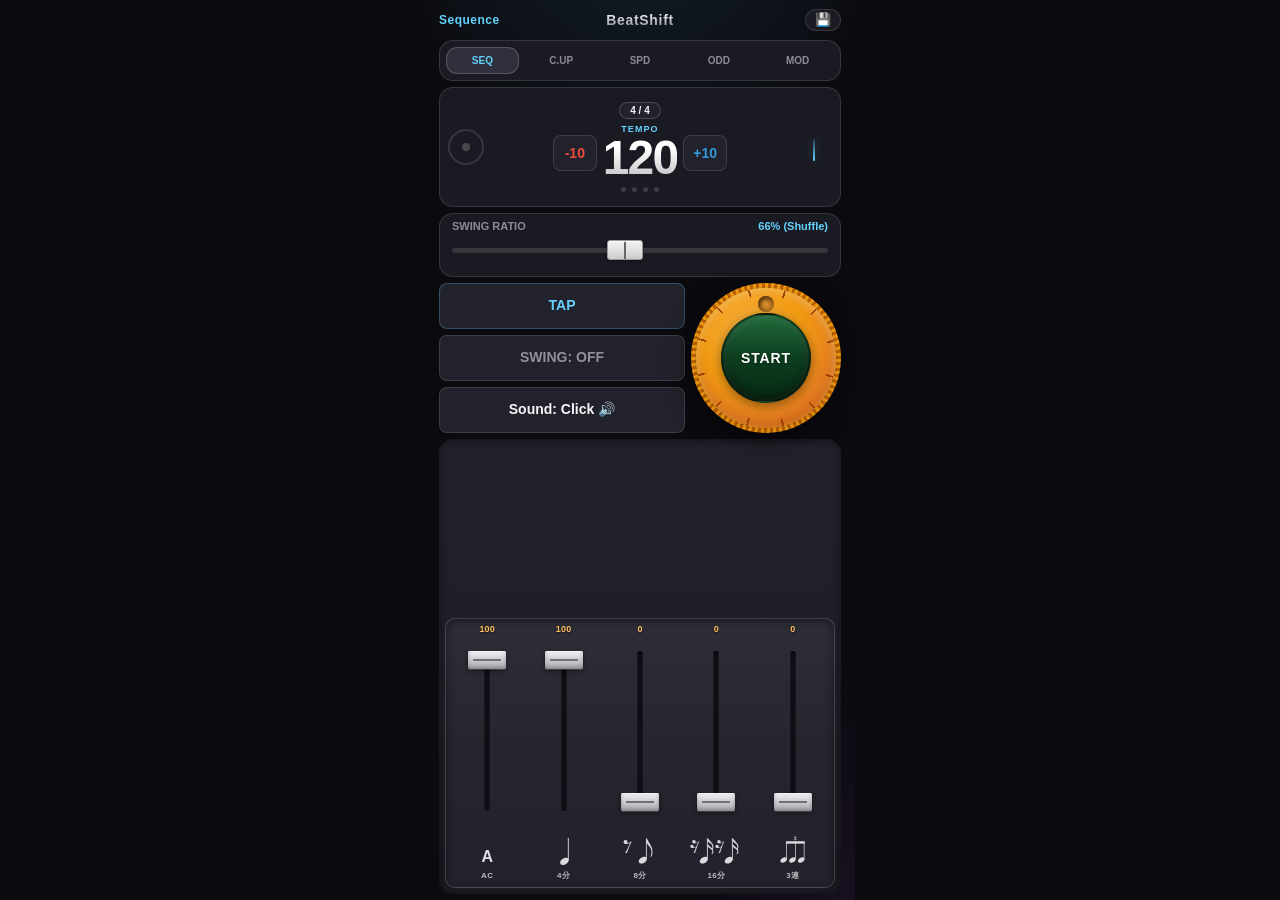
<file: app/index.html>
<!DOCTYPE html>
<html lang="ja">
<head>
    <meta charset="UTF-8">
    <meta name="viewport" content="width=device-width, initial-scale=1.0, maximum-scale=1.0, user-scalable=no, viewport-fit=cover">
    <meta name="apple-mobile-web-app-capable" content="yes">
    <meta name="apple-mobile-web-app-status-bar-style" content="black-translucent">
    <meta name="theme-color" content="#0a0a0f">
    <title>BeatShift Pro</title>
    <style>
        :root {
            --safe-top: env(safe-area-inset-top, 0px);
            --safe-right: env(safe-area-inset-right, 0px);
            --safe-bottom: env(safe-area-inset-bottom, 0px);
            --safe-left: env(safe-area-inset-left, 0px);
            --app-h: 100dvh;
            --bg: #0a0a0f;
            --bg-elevated: #1c1c24;
            --surface: #1a1a22;
            --surface-raised: #22222c;
            --surface-hover: #2a2a34;
            --surface-active: #30303c;
            --border: rgba(255, 255, 255, 0.12);
            --border-strong: rgba(255, 255, 255, 0.18);
            --text: #f5f5f7;
            --text-secondary: rgba(235, 235, 245, 0.55);
            --accent: #64d2ff;
            --accent-glow: rgba(100, 210, 255, 0.35);
            --accent-purple: #bf5af2;
            --accent-orange: #ff9f0a;
            --accent-teal: #5ac8fa;
            --accent-pink: #ff375f;
            --accent-green: #30d158;
            --radius-sm: 10px;
            --radius-md: 14px;
            --radius-lg: 20px;
            --hero-h: clamp(90px, 15vh, 120px);
            --btn-pad: clamp(7px, 1.1vh, 10px);
            --slider-pad: clamp(4px, 0.7vh, 6px);
            --app-gap: 6px;
            --dial-size: 150px;
            --ctrl-btn-h-seq: calc((var(--dial-size) - 2 * var(--app-gap)) / 3);
        }
        html, body { height: 100%; margin: 0; padding: 0; overflow: hidden; overscroll-behavior: none; background: var(--bg); color: var(--text); touch-action: manipulation; -webkit-tap-highlight-color: transparent; }
        body { font-family: -apple-system, BlinkMacSystemFont, sans-serif; display: flex; justify-content: center; align-items: stretch; user-select: none; -webkit-user-select: none; }
        .container { width: 100%; max-width: 430px; height: var(--app-h); background: radial-gradient(ellipse 120% 80% at 50% -20%, rgba(100, 210, 255, 0.12), transparent 55%), radial-gradient(ellipse 80% 50% at 100% 100%, rgba(191, 90, 242, 0.08), transparent 50%), var(--bg); padding: calc(var(--app-gap) + var(--safe-top)) calc(14px + var(--safe-right)) calc(var(--app-gap) + var(--safe-bottom)) calc(14px + var(--safe-left)); box-sizing: border-box; position: relative; display: flex; flex-direction: column; gap: var(--app-gap); overflow: hidden; }
        
        /* 1. 最上部コントロールバー */
        .top-controls { display: flex; align-items: center; justify-content: space-between; width: 100%; height: 28px; flex: 0 0 auto; margin-top: 0; position: relative; }
        .top-left-group { display: flex; align-items: center; gap: var(--app-gap); z-index: 2; }
        
        .active-mode-status { font-size: 12px; font-weight: 700; color: var(--accent); letter-spacing: 0.04em; min-width: 90px; }
        
        .app-title-center { position: absolute; left: 50%; transform: translateX(-50%); font-size: 14px; font-weight: 800; letter-spacing: 0.05em; background: linear-gradient(180deg, #ffffff, var(--text-secondary)); -webkit-background-clip: text; color: transparent; z-index: 1; pointer-events: none; }

        /* 液晶内の拍子セレクトデザイン調整 */
        .hero-beat-select-wrap { display: flex; justify-content: center; width: 100%; margin-bottom: 0; }
        .beat-select { background: var(--surface-raised); color: var(--text); border: 1px solid var(--border-strong); font-size: 10px; font-weight: 700; padding: 2px 10px; border-radius: 999px; outline: none; cursor: pointer; text-align: center; -webkit-appearance: none; appearance: none; }
        
        .top-right-group { display: flex; align-items: center; gap: var(--app-gap); z-index: 2; }
        
        .list-open-btn { background: var(--surface); color: var(--text); border: 1px solid var(--border); font-size: 13px; font-weight: 600; padding: 3px 9px; border-radius: 999px; cursor: pointer; display: flex; align-items: center; justify-content: center; }
        .list-open-btn:active { background: var(--surface-hover); }
        
        /* 2. ナビゲーション */
        .tabs { display: flex; background: var(--surface); border: 1px solid var(--border); border-radius: var(--radius-md); padding: var(--app-gap); flex: 0 0 auto; gap: var(--app-gap); box-sizing: border-box; }
        .tab { flex: 1; text-align: center; padding: clamp(5px, 1vh, 8px) 2px; font-size: 10px; font-weight: 700; color: var(--text-secondary); cursor: pointer; border-radius: 11px; white-space: nowrap; }
        .tab.active { background: var(--surface-active); color: var(--text); box-shadow: inset 0 0 0 1px var(--border-strong); }
        
        .tab#tab-0.active { color: var(--accent); }
        .tab#tab-1.active { color: var(--accent-pink); }
        .tab#tab-2.active { color: var(--accent-purple); }
        .tab#tab-3.active { color: var(--accent-orange); }
        .tab#tab-4.active { color: var(--accent-teal); }
        
        /* 液晶メインエリア */
        .hero { position: relative; height: var(--hero-h); flex: 0 0 auto; display: flex; align-items: center; justify-content: space-between; padding: 0 var(--app-gap); overflow: hidden; background: var(--surface); border: 1px solid var(--border); border-radius: var(--radius-md); box-sizing: border-box; }
        .hero-side { width: 40px; display: flex; justify-content: center; align-items: center; flex-shrink: 0; }
        .beat-ring { width: 32px; height: 32px; border-radius: 50%; border: 2px solid rgba(255, 255, 255, 0.12); display: flex; align-items: center; justify-content: center; transition: border-color 0.05s, box-shadow 0.05s; }
        .beat-ring.flash { border-color: var(--accent); box-shadow: 0 0 20px var(--accent-glow); }
        .beat-ring-inner { width: 8px; height: 8px; border-radius: 50%; background: rgba(255, 255, 255, 0.2); }
        .beat-ring.flash .beat-ring-inner { background: var(--accent); transform: scale(1.3); }
        .hero-center { flex: 1; display: flex; flex-direction: column; align-items: center; justify-content: center; min-width: 0; height: 100%; gap: var(--app-gap); }
        #hero-normal-view { display: flex; flex-direction: column; align-items: center; justify-content: center; gap: var(--app-gap); width: 100%; }
        .hero-label { font-size: 9px; font-weight: 700; letter-spacing: 0.12em; text-transform: uppercase; color: var(--accent); margin-bottom: 0; line-height: 1.1; }
        .hero-bpm { font-size: clamp(36px, 9vw, 48px); font-weight: 700; line-height: 0.95; letter-spacing: -0.04em; background: linear-gradient(180deg, #ffffff 30%, rgba(255, 255, 255, 0.72)); -webkit-background-clip: text; color: transparent; }
        .tempo-display-wrapper {
            display: flex !important;
            align-items: center !important;
            justify-content: center !important;
            gap: var(--app-gap) !important;
            width: 100%;
        }
        .tempo-display-center {
            display: flex;
            flex-direction: column;
            align-items: center;
            justify-content: center;
            min-width: 0;
        }
        .bpm-skip-btn {
            flex: none !important;
            background: var(--surface-raised) !important;
            border: 1px solid var(--border) !important;
            color: #fff !important;
            font-size: 14px !important;
            font-weight: bold !important;
            border-radius: 8px !important;
            width: 44px !important;
            height: 36px !important;
            padding: 0 !important;
            display: flex !important;
            align-items: center !important;
            justify-content: center !important;
            cursor: pointer !important;
            transition: all 0.1s ease !important;
            user-select: none !important;
            -webkit-user-select: none !important;
            line-height: 1 !important;
        }
        .bpm-skip-btn:active {
            background: var(--surface-hover) !important;
            border-color: var(--border-strong) !important;
            transform: scale(0.95) !important;
            opacity: 1 !important;
        }
        .bpm-skip-btn.minus-10 {
            color: #e74c3c !important;
        }
        .bpm-skip-btn.plus-10 {
            color: #3498db !important;
        }
        .beat-dots { display: flex; gap: var(--app-gap); margin-top: 0; }
        .beat-dot { width: 5px; height: 5px; border-radius: 50%; background: rgba(255, 255, 255, 0.15); }
        .beat-dot.active { background: var(--accent); transform: scale(1.25); box-shadow: 0 0 8px var(--accent-glow); }
        .pendulum-wrap { width: 28px; height: 28px; display: flex; align-items: flex-end; justify-content: center; }
        .pendulum { width: 2px; height: 22px; background: linear-gradient(to top, var(--accent), rgba(100, 210, 255, 0.2)); border-radius: 2px; transform-origin: bottom center; transition: transform 0.06s; box-shadow: 0 0 10px var(--accent-glow); }

        .hero-text-wrapper { display: none; flex-direction: column; align-items: center; justify-content: center; width: 100%; height: 100%; }
        .hero-text-main { font-size: clamp(22px, 6vw, 30px); font-weight: 800; text-align: center; }
        .hero-text-sub { font-size: 11px; color: var(--text-secondary); font-weight: 600; background: rgba(255, 255, 255, 0.06); display: inline-block; padding: 3px 12px; border-radius: 999px; border: 1px solid var(--border); margin-top: 6px; cursor: pointer; }

        /* 変拍子専用：ヒーローエリア内の丸配置用コンテナ */
        #hero-odd-view { display: none; flex-wrap: wrap; gap: var(--app-gap); justify-content: center; align-items: center; width: 100%; max-height: 90%; overflow-y: auto; padding: var(--app-gap); box-sizing: border-box; }

        .controls-block {
            flex: 0 0 auto;
            display: flex;
            flex-direction: row;
            align-items: center;
            justify-content: space-between;
            gap: var(--app-gap);
            padding: 0;
            overflow: visible;
        }
        .controls-left-column {
            flex: 1;
            min-width: 0;
            display: flex;
            flex-direction: column;
            justify-content: flex-start;
            height: var(--dial-size);
            gap: var(--app-gap);
        }
        .controls-left-column > button {
            flex: 0 0 var(--ctrl-btn-h-seq);
            width: 100%;
            height: var(--ctrl-btn-h-seq);
            min-height: var(--ctrl-btn-h-seq);
            max-height: var(--ctrl-btn-h-seq);
            padding: 0 12px;
            margin: 0;
            font-size: clamp(12px, 3.2vw, 14px);
            font-weight: 700;
            display: flex;
            align-items: center;
            justify-content: center;
            box-sizing: border-box;
            line-height: 1.1;
        }
        .container.mode-changeup .controls-left-column > button.btn-tap,
        .container.mode-changeup .controls-left-column > button.cup-toggle-btn {
            flex: 0 0 36px !important;
            height: 36px !important;
            min-height: 36px !important;
            max-height: 36px !important;
        }
        button { flex: 1; padding: var(--btn-pad) 0; border: none; border-radius: 8px; font-weight: 600; font-size: clamp(11px, 2.9vw, 13px); cursor: pointer; line-height: 1.1; }
        button:active { transform: scale(0.97); opacity: 0.88; }
        .btn-tap { background: var(--surface-raised); color: var(--accent); border: 1px solid rgba(100, 210, 255, 0.25); }
        .btn-sound { background: var(--surface-raised); color: var(--text); border: 1px solid var(--border); }
        .btn-swing { background: var(--surface-raised); color: var(--text-secondary); border: 1px solid var(--border); }
        .btn-swing.active {
            background: rgba(52, 152, 219, 0.12) !important;
            border-color: #3498db !important;
            color: #3498db !important;
            box-shadow: 0 0 10px rgba(52, 152, 219, 0.25);
        }
        .btn-swing:disabled,
        .btn-swing.disabled {
            opacity: 0.35;
            cursor: not-allowed;
            pointer-events: none;
        }
        #swing-slider-box.swing-disabled {
            opacity: 0.35;
            pointer-events: none;
        }

        /* C.UP専用：小節トグル + 音符表示（SEQでは非表示） */
        .cup-toggle-btn,
        #cup-current-note {
            display: none !important;
        }
        #cup-current-note {
            flex: 1 1 auto;
            align-items: center;
            justify-content: center;
            font-size: clamp(28px, 8.5vw, 38px);
            font-weight: 800;
            color: var(--accent-pink);
            line-height: 1;
            width: 100%;
            overflow: hidden;
            text-overflow: ellipsis;
            white-space: nowrap;
            letter-spacing: 0.02em;
            text-shadow: 0 0 10px rgba(255, 55, 95, 0.35);
            text-align: center;
            box-sizing: border-box;
            min-height: 0;
        }
        #cup-current-note.active-playing {
            color: #ff6b9d;
            text-shadow:
                0 0 12px rgba(255, 55, 95, 0.65),
                0 0 24px rgba(255, 55, 95, 0.35);
        }
        .cup-toggle-btn {
            flex: 0 0 auto !important;
            width: 100% !important;
            padding: 4px 8px !important;
            margin: 0 !important;
            border: 1px solid rgba(100, 210, 255, 0.28) !important;
            border-radius: 6px !important;
            background: linear-gradient(180deg, rgba(100, 210, 255, 0.12) 0%, rgba(100, 210, 255, 0.05) 100%) !important;
            color: var(--text-secondary) !important;
            font-size: 9px !important;
            font-weight: 700 !important;
            line-height: 1.15 !important;
            cursor: pointer !important;
            align-items: center !important;
            justify-content: center !important;
            gap: var(--app-gap) !important;
            box-shadow: 0 1px 4px rgba(0, 0, 0, 0.2), inset 0 1px 0 rgba(255, 255, 255, 0.06) !important;
            transition: background 0.12s ease, border-color 0.12s ease, transform 0.1s ease !important;
        }
        .cup-toggle-btn::before {
            content: '⇄';
            font-size: 10px;
            font-weight: 800;
            color: var(--accent);
            opacity: 0.85;
            flex-shrink: 0;
        }
        .cup-toggle-btn:active {
            transform: scale(0.97) !important;
            background: linear-gradient(180deg, rgba(100, 210, 255, 0.22) 0%, rgba(100, 210, 255, 0.1) 100%) !important;
            border-color: rgba(100, 210, 255, 0.45) !important;
            opacity: 1 !important;
        }
        #cup-measure-progress {
            font-size: 11px;
            font-weight: 700;
            color: var(--accent);
            line-height: 1.15;
            pointer-events: none;
        }
        .container.mode-changeup .cup-toggle-btn,
        .container.mode-changeup #cup-current-note {
            display: flex !important;
        }
        .container:not(.mode-changeup) #sound-btn.btn-sound {
            display: flex !important;
        }
        .container.mode-changeup .controls-left-column {
            justify-content: flex-start;
            gap: var(--app-gap);
        }
        .container.mode-changeup .controls-left-column .btn-tap {
            font-size: clamp(11px, 2.8vw, 13px) !important;
        }
        .container.mode-changeup .controls-left-column .cup-toggle-btn {
            padding: 0 8px !important;
        }

        /* BOSS DB-90風 テンポダイヤル */
        .tempo-dial-wrapper {
            position: relative;
            flex: 0 0 auto;
            flex-shrink: 0;
            width: var(--dial-size);
            height: var(--dial-size);
            min-width: var(--dial-size);
            min-height: var(--dial-size);
            overflow: visible;
            filter: drop-shadow(0 5px 14px rgba(0, 0, 0, 0.45));
            cursor: grab;
            touch-action: none;
            -webkit-tap-highlight-color: transparent;
            user-select: none;
            -webkit-user-select: none;
        }
        .tempo-dial-wrapper.dragging { cursor: grabbing; }
        .tempo-dial-container {
            position: relative;
            width: 100%;
            height: 100%;
            border-radius: 50%;
            box-sizing: border-box;
            overflow: visible;
            cursor: inherit;
            pointer-events: none;
        }
        .tempo-dial-container .tempo-dial-rotator,
        .tempo-dial-container .tempo-dial-bezel {
            pointer-events: none;
        }
        .tempo-dial-rotator {
            position: absolute;
            inset: 0;
            width: 100%;
            height: 100%;
            border-radius: 50%;
            transform-origin: center center;
            will-change: transform;
            z-index: 1;
            overflow: visible;
            pointer-events: none;
            transition: transform 0.06s linear;
        }
        .tempo-dial-wrapper.dragging .tempo-dial-rotator {
            transition: none;
        }
        .tempo-dial-rotator::before {
            content: '';
            position: absolute;
            inset: 0;
            border-radius: 50%;
            background: repeating-conic-gradient(
                from -3deg,
                #c06500 0deg 2.4deg,
                #f39c12 2.4deg 4.8deg
            );
            z-index: 0;
            pointer-events: none;
        }
        .tempo-dial-face {
            position: absolute;
            inset: 5px;
            border-radius: 50%;
            z-index: 1;
            background:
                radial-gradient(circle at 38% 32%, #f5b041 0%, #f39c12 40%, #e67e22 70%, #d35400 100%);
            box-shadow:
                inset 0 3px 10px rgba(255, 220, 150, 0.55),
                inset 0 -5px 14px rgba(140, 55, 0, 0.35),
                0 2px 8px rgba(0, 0, 0, 0.25);
        }
        .tempo-dial-dots {
            position: absolute;
            inset: 5px;
            border-radius: 50%;
            z-index: 2;
            background: repeating-conic-gradient(
                from 15deg,
                rgba(140, 50, 0, 0.85) 0deg 1.5deg,
                transparent 1.5deg 30deg
            );
            -webkit-mask: radial-gradient(circle, transparent 62%, #000 64%, #000 70%, transparent 72%);
            mask: radial-gradient(circle, transparent 62%, #000 64%, #000 70%, transparent 72%);
            pointer-events: none;
        }
        .tempo-dial-dimple {
            --dimple-orbit: 54px;
            --dimple-size: 16px;
            position: absolute;
            top: 50%;
            left: 50%;
            width: var(--dimple-size) !important;
            height: var(--dimple-size) !important;
            min-width: var(--dimple-size);
            min-height: var(--dimple-size);
            margin: 0;
            border-radius: 50% !important;
            box-sizing: border-box;
            transform: translate(-50%, -50%) translateY(calc(-1 * var(--dimple-orbit)));
            background: radial-gradient(circle at 42% 38%, rgba(255, 195, 100, 0.3) 0%, rgba(130, 55, 0, 0.42) 62%, rgba(80, 30, 0, 0.52) 100%);
            box-shadow:
                inset 2px 2px 5px rgba(0, 0, 0, 0.45),
                inset -2px -2px 5px rgba(255, 210, 130, 0.22),
                inset 0 3px 7px rgba(50, 15, 0, 0.5);
            pointer-events: none;
            z-index: 3;
        }
        .tempo-dial-bezel {
            position: absolute;
            inset: 30px;
            border-radius: 50%;
            background: transparent;
            box-shadow:
                inset 0 0 0 2px rgba(0, 0, 0, 0.45),
                inset 0 3px 10px rgba(0, 0, 0, 0.35);
            pointer-events: none;
            z-index: 2;
        }
        .dial-center-start-btn {
            position: absolute;
            top: calc(50% - 45px);
            left: calc(50% - 45px);
            width: 90px !important;
            height: 90px !important;
            min-width: 90px !important;
            min-height: 90px !important;
            max-width: 90px !important;
            max-height: 90px !important;
            flex: 0 0 auto !important;
            flex-shrink: 0 !important;
            aspect-ratio: 1 / 1 !important;
            border-radius: 50% !important;
            display: flex !important;
            align-items: center !important;
            justify-content: center !important;
            box-sizing: border-box !important;
            padding: 0 !important;
            margin: 0 !important;
            line-height: 1 !important;
            overflow: visible !important;
            border: 2px solid rgba(0, 0, 0, 0.38) !important;
            background: linear-gradient(180deg, #1f6b3a 0%, #0d3d1f 52%, #082a15 100%) !important;
            color: #fff !important;
            font-size: clamp(11px, 3vw, 14px) !important;
            font-weight: 800 !important;
            letter-spacing: 0.06em;
            z-index: 10;
            cursor: pointer;
            transform: none;
            transform-origin: center center;
            box-shadow:
                inset 0 2px 8px rgba(255, 255, 255, 0.12),
                inset 0 -4px 10px rgba(0, 0, 0, 0.5),
                0 3px 12px rgba(0, 0, 0, 0.42);
            touch-action: manipulation;
            text-shadow: 0 1px 3px rgba(0, 0, 0, 0.45);
            transition:
                background 0.45s ease,
                border-color 0.45s ease,
                box-shadow 0.45s ease,
                transform 0.1s ease;
            pointer-events: auto;
            -webkit-appearance: none;
            appearance: none;
        }
        .dial-center-start-btn:active {
            transform: scale(0.96) !important;
            opacity: 0.92;
        }
        .dial-center-start-btn.stop {
            background: linear-gradient(180deg, #5dffa0 0%, #2ecc71 42%, #27ae60 100%) !important;
            border-color: rgba(120, 255, 180, 0.7) !important;
            color: #fff !important;
            animation: dial-stop-glow 1.4s ease-in-out infinite alternate;
            text-shadow: 0 0 10px rgba(255, 255, 255, 0.65);
        }
        @keyframes dial-stop-glow {
            from {
                box-shadow:
                    0 0 14px rgba(46, 204, 113, 0.75),
                    0 0 28px rgba(46, 204, 113, 0.4),
                    inset 0 1px 0 rgba(255, 255, 255, 0.35),
                    inset 0 -2px 8px rgba(0, 0, 0, 0.25),
                    0 3px 10px rgba(0, 0, 0, 0.3);
            }
            to {
                box-shadow:
                    0 0 24px rgba(190, 255, 80, 0.95),
                    0 0 48px rgba(46, 204, 113, 0.55),
                    inset 0 1px 0 rgba(255, 255, 255, 0.45),
                    inset 0 0 16px rgba(190, 255, 100, 0.5),
                    0 3px 10px rgba(0, 0, 0, 0.2);
            }
        }

        .slider-container { background: var(--surface); padding: var(--slider-pad) 12px; border-radius: var(--radius-md); border: 1px solid var(--border); flex: 0 0 auto; width: 100%; box-sizing: border-box; }
        .slider-container label { font-size: clamp(9.5px, 2.6vw, 11px); font-weight: 600; color: var(--text-secondary); display: flex; justify-content: space-between; margin-bottom: 1px; line-height: 1.15; }
        .slider-container label span { color: var(--accent); }
        .slider-container input[type="range"] { width: 100%; height: 4px; margin: 2px 0 1px; -webkit-appearance: none; appearance: none; background: rgba(255,255,255,0.12); border-radius: 2px; outline: none; }
        .slider-container input[type="range"]::-webkit-slider-thumb { -webkit-appearance: none; width: 16px; height: 16px; border-radius: 50%; background: var(--accent); border: 2px solid rgba(255,255,255,0.25); box-shadow: 0 1px 4px rgba(0,0,0,0.35); cursor: pointer; }
        .slider-container input[type="range"]::-moz-range-thumb { width: 14px; height: 14px; border-radius: 50%; background: var(--accent); border: 2px solid rgba(255,255,255,0.25); box-shadow: 0 1px 4px rgba(0,0,0,0.35); cursor: pointer; }
        #swing-slider-box {
            margin-top: 0;
            padding-top: var(--slider-pad);
            padding-bottom: var(--slider-pad);
        }

        /* SWING RATIOスライダー — コンパクト + 金属ノブ */
        .swing-ratio-slider {
            width: 100% !important;
            min-height: 30px !important;
            height: 30px !important;
            margin: 2px 0 1px !important;
            padding: 0 !important;
            touch-action: pan-x !important;
            -webkit-tap-highlight-color: transparent !important;
            cursor: pointer !important;
            background: transparent !important;
            -webkit-appearance: none !important;
            appearance: none !important;
        }
        .swing-ratio-slider::-webkit-slider-runnable-track {
            height: 5px !important;
            background: rgba(255, 255, 255, 0.12) !important;
            border-radius: 3px !important;
        }
        .swing-ratio-slider::-moz-range-track {
            height: 5px !important;
            background: rgba(255, 255, 255, 0.12) !important;
            border-radius: 3px !important;
            border: none !important;
        }
        .swing-ratio-slider::-webkit-slider-thumb {
            -webkit-appearance: none !important;
            appearance: none !important;
            width: 36px !important;
            height: 20px !important;
            margin-top: -8px !important;
            border: 1px solid #999 !important;
            border-radius: 3px !important;
            box-shadow:
                0 1px 3px rgba(0, 0, 0, 0.4),
                inset 0 1px 0 rgba(255, 255, 255, 0.8) !important;
            background-image:
                linear-gradient(to right, transparent 46%, #666 46%, #666 54%, transparent 54%),
                linear-gradient(to bottom, #f2f2f2 0%, #e1e1e1 50%, #cccccc 100%) !important;
            cursor: pointer !important;
        }
        .swing-ratio-slider::-moz-range-thumb {
            width: 36px !important;
            height: 20px !important;
            border: 1px solid #999 !important;
            border-radius: 3px !important;
            box-shadow: 0 1px 3px rgba(0, 0, 0, 0.4), inset 0 1px 0 rgba(255, 255, 255, 0.8) !important;
            background-image:
                linear-gradient(to right, transparent 46%, #666 46%, #666 54%, transparent 54%),
                linear-gradient(to bottom, #f2f2f2 0%, #e1e1e1 50%, #cccccc 100%) !important;
            cursor: pointer !important;
        }

        .vol-fader-container { display: flex !important; align-items: center !important; justify-content: space-between !important; gap: var(--app-gap) !important; width: 100% !important; max-width: 100% !important; box-sizing: border-box !important; margin-top: auto; min-width: 0 !important; }
        .vol-fader { flex: 1 !important; width: 100% !important; min-width: 0 !important; max-width: 100% !important; margin: 0 !important; background: rgba(255,255,255,0.1); height: 6px; border-radius: 3px; outline: none; -webkit-appearance: none; appearance: none; -webkit-user-select: none; user-select: none; }
        .vol-fader-container span { min-width: 32px !important; text-align: right !important; font-size: 11px !important; font-weight: 700 !important; color: var(--text-secondary) !important; flex-shrink: 0 !important; }

        .panel { display: none; min-height: 0; overflow: hidden; flex: 0 0 auto; }
        .panel.active { display: flex; flex-direction: column; justify-content: flex-end; flex: 1 1 auto; gap: var(--app-gap); min-height: 0; overflow: hidden; }

        /* DB-90風ミキサー */
        #panel-normal.active {
            background: linear-gradient(180deg, #22222c 0%, #1e1e26 55%, #1a1a22 100%);
            border: none;
            border-radius: var(--radius-md);
            box-shadow: inset 0 2px 10px rgba(0, 0, 0, 0.45);
            padding: var(--app-gap);
            box-sizing: border-box;
        }
        #db90-mixer {
            display: flex;
            align-items: stretch;
            justify-content: space-between;
            gap: var(--app-gap);
            flex: 1 1 auto;
            min-height: 0;
            max-height: clamp(210px, 38vh, 270px);
            width: 100%;
            padding: var(--app-gap);
            background: linear-gradient(180deg, #2e2e38 0%, #26262f 45%, #22222c 100%);
            border: 1px solid var(--border);
            border-radius: var(--radius-sm);
            box-shadow: inset 0 2px 8px rgba(0, 0, 0, 0.5), inset 0 -1px 0 rgba(255, 255, 255, 0.04);
            box-sizing: border-box;
            touch-action: none;
            -webkit-tap-highlight-color: transparent;
        }
        .custom-fader {
            flex: 1;
            min-width: 0;
            display: flex;
            flex-direction: column;
            align-items: center;
            gap: var(--app-gap);
            height: 100%;
            min-height: 0;
        }
        .fader-value-display {
            font-size: 9px;
            font-weight: 700;
            color: #ffbf5a;
            letter-spacing: 0.02em;
            flex: 0 0 auto;
            min-height: 10px;
            line-height: 1;
            text-shadow: 0 1px 2px rgba(0, 0, 0, 0.6);
        }
        .fader-track-container {
            flex: 1 1 auto;
            min-height: 90px;
            width: 76px;
            position: relative;
            touch-action: none;
            -webkit-tap-highlight-color: transparent;
            cursor: pointer;
            user-select: none;
            -webkit-user-select: none;
        }
        .fader-slit {
            position: absolute;
            top: 10px;
            bottom: 10px;
            left: 50%;
            transform: translateX(-50%);
            width: 5px;
            background: #14141c;
            border-radius: 2px;
            box-shadow: inset 0 2px 5px rgba(0, 0, 0, 0.75);
            pointer-events: none;
        }
        .fader-knob {
            position: absolute;
            left: 50%;
            transform: translateX(-50%);
            width: 38px;
            height: 18px;
            border-radius: 2px;
            background: linear-gradient(180deg, #ececf0 0%, #e5e5ea 18%, #d1d1d6 42%, #b8b8be 82%, #a8a8ad 100%);
            box-shadow:
                0 2px 5px rgba(0, 0, 0, 0.5),
                0 1px 0 rgba(255, 255, 255, 0.28),
                inset 0 1px 0 rgba(255, 255, 255, 0.65),
                inset 0 -2px 4px rgba(0, 0, 0, 0.22);
            z-index: 2;
            touch-action: none;
            -webkit-tap-highlight-color: transparent;
            cursor: grab;
        }
        .fader-knob.dragging { cursor: grabbing; }
        .fader-knob::before {
            content: '';
            position: absolute;
            top: -18px;
            left: -18px;
            right: -18px;
            bottom: -18px;
        }
        .knob-center-line {
            position: absolute;
            top: 50%;
            left: 5px;
            right: 5px;
            height: 2px;
            margin-top: -1px;
            background: rgba(0, 0, 0, 0.45);
            pointer-events: none;
        }
        .mixer-icon-wrap {
            display: flex !important;
            flex-direction: row !important;
            align-items: flex-end !important;
            justify-content: center !important;
            gap: 0 !important;
            width: 100% !important;
            height: 38px !important;
            box-sizing: border-box !important;
            overflow: visible !important;
            flex: 0 0 auto;
            color: rgba(245, 245, 247, 0.88);
            position: relative;
        }
        .mixer-icon-wrap svg {
            width: auto !important;
            flex-shrink: 0 !important;
            display: block;
            fill: currentColor !important;
        }
        .mixer-icon-wrap svg.icon-note {
            height: 28px !important;
        }
        .mixer-icon-wrap svg.icon-rest {
            height: 13px !important;
            align-self: center;
            margin-right: -2px;
        }
        .custom-fader[data-fader-type="sixteenth"] .mixer-icon-wrap svg + svg {
            margin-left: -7px;
        }
        .custom-fader[data-fader-type="sixteenth"] .mixer-icon-wrap svg:first-child {
            margin-left: 0;
        }
        .custom-fader[data-fader-type="eighth"] .mixer-icon-wrap svg.icon-note {
            margin-left: -1px;
        }
        .mixer-icon-wrap svg path,
        .mixer-icon-wrap svg rect,
        .mixer-icon-wrap svg circle { fill: currentColor !important; }
        .custom-fader[data-fader-type="triplet"] .mixer-icon-wrap svg.icon-triplet {
            height: 30px !important;
            max-width: 100%;
            align-self: flex-end;
        }
        .custom-fader .step-btn,
        .custom-fader .odd-step-btn,
        .custom-fader .beat-dot {
            display: none !important;
        }
        .mixer-icon-text {
            font-size: clamp(13px, 3.5vw, 16px);
            font-weight: 800;
            color: rgba(245, 245, 247, 0.9);
            line-height: 1;
            letter-spacing: -0.02em;
        }
        .mixer-label {
            font-size: clamp(7px, 1.8vw, 8px);
            font-weight: 700;
            color: rgba(245, 245, 247, 0.72);
            text-align: center;
            letter-spacing: 0.04em;
            line-height: 1.2;
            flex: 0 0 auto;
            max-width: 100%;
            word-break: keep-all;
        }

        /* 変拍子用ドット */
        #odd-sig-toggle-btn {
            padding: 16px 0;
            font-size: clamp(15px, 4vw, 18px);
            font-weight: 700;
            min-height: 52px;
        }
        .modal-item.odd-sig-modal-item {
            padding: 20px;
            font-size: clamp(18px, 5vw, 22px);
            font-weight: 700;
        }
        .modal-item.mod-matrix-modal-item {
            padding: 18px;
            font-size: clamp(16px, 4.2vw, 19px);
            font-weight: 700;
        }
        .odd-step-btn { background: var(--surface); color: rgba(255, 255, 255, 0.15); border: 1px solid var(--border); border-radius: 50%; width: clamp(32px, 8.2vw, 38px); height: clamp(32px, 8.2vw, 38px); display: flex; align-items: center; justify-content: center; font-size: clamp(12px, 3vw, 14px); cursor: pointer; font-weight: bold; transition: all 0.1s ease; }
        .odd-step-btn.active { color: var(--accent-orange); border-color: rgba(255, 159, 10, 0.5); background: rgba(255, 159, 10, 0.12); box-shadow: 0 0 10px rgba(255, 159, 10, 0.25); }

        /* 方向共通バー */
        .direction-bar { display: flex; background: var(--surface); border: 1px solid var(--border); border-radius: var(--radius-sm); padding: var(--app-gap); gap: var(--app-gap); flex: 0 0 auto; width: 100%; box-sizing: border-box; }
        .dir-btn { flex: 1; background: none; border: none; color: var(--text-secondary); font-size: clamp(11px, 2.9vw, 12px); font-weight: 600; padding: clamp(6px, 1.1vh, 9px) 0; border-radius: 6px; cursor: pointer; box-sizing: border-box; }
        .dir-btn.active { background: rgba(255, 55, 95, 0.15); color: var(--accent-pink); box-shadow: inset 0 0 0 1px rgba(255, 55, 95, 0.3); }

        /* チェンジアップ用 */
        .mod-mixer-cu-slim { display: flex; flex-direction: column; gap: var(--app-gap); background: var(--surface); border: 1px solid var(--border); border-radius: var(--radius-md); padding: var(--app-gap) 12px; flex: 0 0 auto; width: 100%; box-sizing: border-box; }
        .mod-mixer-cu-slim .mod-mix-row { display: flex; align-items: center; justify-content: space-between; gap: var(--app-gap); height: 24px; width: 100%; }
        .cu-selectors { display: flex; flex-direction: column; gap: var(--app-gap); flex: 1; justify-content: center; width: 100%; margin-top: 0; }
        .cu-row-1, .cu-row-2 { display: flex; gap: var(--app-gap); width: 100%; flex: 1; align-items: center; }
        .cu-btn { background: var(--surface-raised); border: 1px solid var(--border); height: 100%; display: flex; align-items: center; justify-content: center; font-size: clamp(11px, 2.8vw, 13.5px); border-radius: var(--radius-sm); flex: 1; min-width: 0; text-align: center; color: var(--text-secondary); font-weight: 600; cursor: pointer; box-shadow: 0 2px 6px rgba(0,0,0,0.15); box-sizing: border-box; }
        .cu-btn.selected { background: rgba(255, 55, 95, 0.18); border-color: var(--accent-pink); color: var(--accent-pink); box-shadow: 0 0 12px rgba(255, 55, 95, 0.25); }

        /* スピードモード用スタイル */
        .speed-config-grid { display: grid; grid-template-columns: 1fr 1fr; gap: var(--app-gap); width: 100%; }
        .speed-opt-box { background: var(--surface); border: 1px solid var(--border); padding: var(--app-gap) 10px; border-radius: var(--radius-sm); display: flex; flex-direction: column; gap: var(--app-gap); cursor: pointer; box-sizing: border-box; }
        .speed-opt-box:active { background: var(--surface-hover); }
        .speed-opt-title { font-size: 10px; color: var(--text-secondary); font-weight: 600; text-transform: uppercase; }
        .speed-opt-value { font-size: 15px; font-weight: 700; color: var(--accent); }
        .speed-opt-value.pink { color: var(--accent-pink); }
        .speed-opt-value.purple { color: var(--accent-purple); }
        .speed-opt-value.orange { color: var(--accent-orange); }

        /* モジュレーション */
        .mod-mixer { display: flex; flex-direction: column; gap: var(--app-gap); background: var(--surface); border: 1px solid var(--border); border-radius: var(--radius-md); padding: var(--app-gap) 12px; flex: 1; justify-content: flex-start; width: 100%; box-sizing: border-box; height: auto !important; }
        .mod-mix-row { display: flex; align-items: center; justify-content: space-between; gap: var(--app-gap); width: 100%; height: 24px; }
        .mod-mix-label { font-size: clamp(10px, 2.7vw, 11px); font-weight: 600; color: var(--text-secondary); width: clamp(80px, 24vw, 98px); flex-shrink: 0; text-overflow: ellipsis; white-space: nowrap; overflow: hidden; }
        #mod-a-btn {
            width: 100%;
            padding: 16px 12px;
            font-size: clamp(15px, 4vw, 18px);
            font-weight: 700;
            min-height: 52px;
            color: #fff;
            background: linear-gradient(135deg, #30b0c7, var(--accent-teal)) !important;
            border: 1px solid rgba(48, 176, 199, 0.5);
            box-shadow: 0 2px 10px rgba(48, 176, 199, 0.25);
            letter-spacing: 0.02em;
        }

        .mod-train-bar { display: flex; gap: var(--app-gap); width: 100%; margin-top: 0; }
        .btn-train-toggle { flex: 2; padding: 10px 0; background: var(--surface); border: 1px solid var(--border); color: var(--text-secondary); font-size: 11px; font-weight: bold; border-radius: var(--radius-sm); cursor: pointer; }
        .btn-train-toggle.active { background: rgba(48, 209, 88, 0.2); border-color: var(--accent-green); color: #30d158; box-shadow: 0 0 10px rgba(48, 209, 88, 0.2); }
        .btn-train-cycle { flex: 3; padding: 10px 0; background: var(--surface); border: 1px solid var(--border); color: var(--accent-teal); font-size: 11px; font-weight: bold; border-radius: var(--radius-sm); cursor: pointer; }

        /* モーダル */
        .modal-overlay { display: none; position: fixed; inset: 0; background: rgba(0, 0, 0, 0.65); backdrop-filter: blur(8px); -webkit-backdrop-filter: blur(8px); z-index: 999; justify-content: center; align-items: center; padding: 20px; box-sizing: border-box; }
        .modal-box { background: var(--bg-elevated); border: 1px solid var(--border); width: 100%; max-width: 340px; border-radius: var(--radius-lg); padding: 18px; box-sizing: border-box; box-shadow: 0 24px 64px rgba(0, 0, 0, 0.5); }
        .modal-title { font-size: 15px; font-weight: 700; margin-bottom: 12px; text-align: center; color: var(--text); }
        .modal-list { list-style: none; padding: 0; margin: 0; max-height: 260px; overflow-y: auto; }
        .modal-item { padding: 13px; border-bottom: 1px solid var(--border); font-size: 14px; cursor: pointer; text-align: center; font-weight: 600; color: var(--text-secondary); }
        .modal-item:active { background: var(--surface-hover); color: var(--text); }
        .modal-save-btn { width: 100%; background: linear-gradient(135deg, var(--accent-pink), #ff6482); color: white; border: none; padding: 13px 0; font-size: 13px; font-weight: 600; border-radius: var(--radius-sm); cursor: pointer; margin-bottom: 10px; }
        .setlist-modal-item { display: flex; justify-content: space-between; align-items: center; padding: 10px; border-bottom: 1px solid var(--border); font-size: 13px; cursor: pointer; color: var(--text); }
        .setlist-modal-item:active { background: var(--surface); }
        .setlist-tag { font-size: 8px; font-weight: 700; color: white; background: rgba(255, 255, 255, 0.2); padding: 2px 6px; border-radius: 4px; margin-right: 5px; }
        .setlist-tag.seq { background: rgba(191, 90, 242, 0.5); } .setlist-tag.cu { background: rgba(255, 55, 95, 0.5); } .setlist-tag.spd { background: rgba(48, 209, 88, 0.5); } .setlist-tag.mod { background: rgba(48, 176, 199, 0.5); } .setlist-tag.odd { background: rgba(255, 159, 10, 0.5); }
        .btn-delete { background: rgba(255, 69, 58, 0.2); border: 1px solid rgba(255, 69, 58, 0.4); color: #ff6961; padding: 4px 8px; font-size: 10px; font-weight: 600; border-radius: 6px; cursor: pointer; margin-left: 5px; }
        .modal-cancel { padding: 12px; text-align: center; margin-top: var(--app-gap); font-size: 14px; font-weight: 600; color: var(--accent-pink); cursor: pointer; border-top: 1px solid var(--border); }

        .panel-stack {
            display: flex;
            flex-direction: column;
            gap: var(--app-gap);
            width: 100%;
            box-sizing: border-box;
        }
        .panel-stack-fill {
            flex: 1;
            height: 100%;
            justify-content: flex-start;
        }
        .panel-section {
            display: flex;
            flex-direction: column;
            gap: var(--app-gap);
            width: 100%;
        }
        .panel-section-grow {
            flex: 1;
        }
        .panel-row-spaced {
            margin-bottom: 0;
        }
        .poly-row {
            flex: 0 0 auto;
            height: auto;
            width: 100%;
        }
        .poly-chan.panel-section {
            width: 100%;
            flex: none;
            border: none;
            background: none;
            padding: 0;
            height: auto;
        }
</style>
</head>
<body onclick="initAudioOnFirstTouch()" ontouchstart="initAudioOnFirstTouch()">

<div class="container">
    <div class="top-controls">
        <div class="top-left-group">
            <div class="active-mode-status" id="active-mode-status">シーケンス</div>
        </div>
        <div class="app-title-center">BeatShift</div>
        <div class="top-right-group">
            <button class="list-open-btn" id="list-open-btn" onclick="openSetlistModal()">💾</button>
        </div>
    </div>

    <div class="tabs">
        <div class="tab active" id="tab-0" onclick="switchMode(0)">SEQ</div>
        <div class="tab" id="tab-1" onclick="switchMode(1)">C.UP</div>
        <div class="tab" id="tab-2" onclick="switchMode(2)">SPD</div>
        <div class="tab" id="tab-3" onclick="switchMode(3)">ODD</div>
        <div class="tab" id="tab-4" onclick="switchMode(4)">MOD</div>
    </div>

    <div class="hero">
        <div class="hero-side"><div class="beat-ring" id="beat-ring"><div class="beat-ring-inner" id="led"></div></div></div>
        <div class="hero-center">
            <div id="hero-normal-view">
                <div class="hero-beat-select-wrap" id="hero-beat-select-wrap">
                    <select class="beat-select" id="beat-select" onchange="changeTimeSignature(this.value)">
                        <option value="2">2 / 4</option>
                        <option value="3">3 / 4</option>
                        <option value="4" selected>4 / 4</option>
                        <option value="5">5 / 4</option>
                        <option value="6">6 / 4</option>
                    </select>
                </div>
                <div class="tempo-display-wrapper">
                    <button type="button" class="bpm-skip-btn minus-10" onclick="adjustBpmSkip(-10)">-10</button>
                    <div class="tempo-display-center">
                        <div class="hero-label" id="hero-label-text">Tempo</div>
                        <div class="hero-bpm" id="bpm-display">120</div>
                    </div>
                    <button type="button" class="bpm-skip-btn plus-10" onclick="adjustBpmSkip(10)">+10</button>
                </div>
                <div class="beat-dots" id="beat-dots-container"></div>
            </div>
            <div id="hero-odd-view"></div>
        </div>
        <div class="hero-side"><div class="pendulum-wrap"><div class="pendulum" id="pendulum"></div></div></div>
    </div>

    <div id="swing-display" style="display:none;"></div>

    <div class="slider-container" id="swing-slider-box" style="display: block;">
        <label id="lbl-title-swing">SWING RATIO <span id="lbl-swing">66% (Shuffle)</span></label>
        <input type="range" class="swing-ratio-slider" id="swing-slider" min="50" max="85" value="66" oninput="updateSwingRatio(this.value)">
    </div>

    <div class="controls-block">
        <div class="controls-left-column" id="controls-left-column">
            <button class="btn-tap" id="tap-btn" onclick="tapTempo()">TAP</button>
            <button type="button" id="cup-measure-toggle-btn" class="cup-toggle-btn" onclick="openBarsModal()">
                <span id="cup-measure-progress">1 小節目 / 2 小節</span>
            </button>
            <div id="cup-current-note">4分音符</div>
            <button class="btn-swing" id="swing-btn" onclick="toggleSwing()">SWING: OFF</button>
            <button class="btn-sound" id="sound-btn" onclick="openSoundModal('global')">Sound: Click 🔊</button>
        </div>
        <div class="tempo-dial-wrapper">
            <div class="tempo-dial-container" id="tempo-dial">
                <div class="tempo-dial-rotator" id="tempo-dial-rotator">
                    <div class="tempo-dial-face"></div>
                    <div class="tempo-dial-dots" aria-hidden="true"></div>
                    <div class="tempo-dial-dimple" aria-hidden="true"></div>
                </div>
                <div class="tempo-dial-bezel" aria-hidden="true"></div>
            </div>
            <button type="button" class="dial-center-start-btn" id="start-btn" onclick="togglePlay()">START</button>
        </div>
    </div>

    <div class="panel active" id="panel-normal">
        <div id="db90-mixer" class="db90-mixer">
            <div class="custom-fader" data-fader-type="accent" data-value="100">
                <div class="fader-value-display" id="mixer-val-accent">100</div>
                <div class="fader-track-container">
                    <div class="fader-slit"></div>
                    <div class="fader-knob"><div class="knob-center-line"></div></div>
                </div>
                <div class="mixer-icon-wrap mixer-icon-text" title="アクセント">A</div>
                <span class="mixer-label">AC</span>
            </div>
            <div class="custom-fader" data-fader-type="quarter" data-value="100">
                <div class="fader-value-display" id="mixer-val-quarter">100</div>
                <div class="fader-track-container">
                    <div class="fader-slit"></div>
                    <div class="fader-knob"><div class="knob-center-line"></div></div>
                </div>
                <div class="mixer-icon-wrap" title="4分音符"></div>
                <span class="mixer-label">4分</span>
            </div>
            <div class="custom-fader" data-fader-type="eighth" data-value="0">
                <div class="fader-value-display" id="mixer-val-eighth">0</div>
                <div class="fader-track-container">
                    <div class="fader-slit"></div>
                    <div class="fader-knob"><div class="knob-center-line"></div></div>
                </div>
                <div class="mixer-icon-wrap" title="8分音符"></div>
                <span class="mixer-label">8分</span>
            </div>
            <div class="custom-fader" data-fader-type="sixteenth" data-value="0">
                <div class="fader-value-display" id="mixer-val-sixteenth">0</div>
                <div class="fader-track-container">
                    <div class="fader-slit"></div>
                    <div class="fader-knob"><div class="knob-center-line"></div></div>
                </div>
                <div class="mixer-icon-wrap" title="16分音符"></div>
                <span class="mixer-label">16分</span>
            </div>
            <div class="custom-fader" data-fader-type="triplet" data-value="0">
                <div class="fader-value-display" id="mixer-val-triplet">0</div>
                <div class="fader-track-container">
                    <div class="fader-slit"></div>
                    <div class="fader-knob"><div class="knob-center-line"></div></div>
                </div>
                <div class="mixer-icon-wrap" title="3連符"></div>
                <span class="mixer-label">3連</span>
            </div>
        </div>
    </div>

    <div class="panel" id="panel-changeup">
        <div class="direction-bar">
            <button class="dir-btn active" id="dir-btn-fwd" onclick="switchCuDirection('fwd')">→</button>
            <button class="dir-btn" id="dir-btn-rev" onclick="switchCuDirection('rev')">←</button>
            <button class="dir-btn" id="dir-btn-bounce" onclick="switchCuDirection('bounce')">←→</button>
        </div>
        <div class="mod-mixer-cu-slim">
            <div class="mod-mix-row">
                <span class="mod-mix-label" id="lbl-cu-mx-guide">① 4/4 GUIDE</span>
                <div class="vol-fader-container"><input type="range" class="vol-fader" id="cu-slider-guide" min="0" max="100" value="50" oninput="updateCuVolume('guide', this.value)"><span id="cu-vtxt-guide">50%</span></div>
            </div>
            <div class="mod-mix-row">
                <span class="mod-mix-label" id="lbl-cu-mx-pulse">② PULSE</span>
                <div class="vol-fader-container"><input type="range" class="vol-fader" id="cu-slider-pulse" min="0" max="100" value="90" oninput="updateCuVolume('pulse', this.value)"><span id="cu-vtxt-pulse">90%</span></div>
            </div>
        </div>
        <div class="cu-selectors"><div class="cu-row-1" id="cu-row-1"></div><div class="cu-row-2" id="cu-row-2"></div></div>
    </div>

    <div class="panel" id="panel-speed">
        <div class="direction-bar">
            <button class="dir-btn active" id="spd-btn-fwd" onclick="switchSpdDirection('fwd')">→</button>
            <button class="dir-btn" id="spd-btn-rev" onclick="switchSpdDirection('rev')">←</button>
            <button class="dir-btn" id="spd-btn-bounce" onclick="switchSpdDirection('bounce')">←→</button>
        </div>
        <div class="speed-config-grid">
            <div class="speed-opt-box" onclick="openSpeedBpmModal('start')">
                <span class="speed-opt-title" id="lbl-spd-start">開始BPM</span>
                <span class="speed-opt-value pink" id="v-spd-start">20 BPM</span>
            </div>
            <div class="speed-opt-box" onclick="openSpeedBpmModal('end')">
                <span class="speed-opt-title" id="lbl-spd-end">終了BPM</span>
                <span class="speed-opt-value purple" id="v-spd-end">160 BPM</span>
            </div>
            <div class="speed-opt-box" onclick="openSpeedPaceModal('sec')">
                <span class="speed-opt-title" id="lbl-spd-sec">変化させる秒数</span>
                <span class="speed-opt-value orange" id="v-spd-sec">0.2 秒</span>
            </div>
            <div class="speed-opt-box" onclick="openSpeedPaceModal('bpm')">
                <span class="speed-opt-title" id="lbl-spd-val">変化するBPM値</span>
                <span class="speed-opt-value" id="v-spd-val">1 BPM</span>
            </div>
        </div>
        <div class="mod-mixer-cu-slim panel-section-grow">
            <div class="mod-mix-row panel-row-spaced">
                <button class="poly-select-btn" id="spd-rhythm-btn" onclick="openSpeedRhythmModal()">カウント: 16分音符</button>
            </div>
            <div class="mod-mix-row">
                <span class="mod-mix-label" id="lbl-spd-mx-guide">① 4/4 GUIDE</span>
                <div class="vol-fader-container"><input type="range" class="vol-fader" id="spd-slider-guide" min="0" max="100" value="85" oninput="updateSpdVolume('guide', this.value)"><span id="spd-vtxt-guide">85%</span></div>
            </div>
            <div class="mod-mix-row">
                <span class="mod-mix-label" id="lbl-spd-mx-pulse">② COUNT</span>
                <div class="vol-fader-container"><input type="range" class="vol-fader" id="spd-slider-pulse" min="0" max="100" value="100" oninput="updateSpdVolume('pulse', this.value)"><span id="spd-vtxt-pulse">100%</span></div>
            </div>
        </div>
    </div>

    <div class="panel" id="panel-oddtime">
        <div class="panel-stack panel-stack-fill">
            <div style="width:100%;">
                <button class="btn-sound" id="odd-sig-toggle-btn" style="width: 100%;" onclick="openOddSignatureModal()">拍子設定: 7/8 ⚙️</button>
            </div>
        </div>
    </div>

    <div class="panel" id="panel-modulation">
        <div class="mod-mixer">
            <div class="poly-row">
                <div class="poly-chan poly-chan-a panel-section">
                    <button class="poly-select-btn" id="mod-a-btn" onclick="openModMatrixModal()">A: 16分7つ割り</button>
                    <div class="mod-train-bar">
                        <button class="btn-train-toggle" id="mod-train-btn" onclick="toggleModTraining()">TRAINING: OFF</button>
                        <button class="btn-train-cycle" id="mod-cycle-btn" onclick="openModCycleModal()">周期: 2 小節</button>
                    </div>
                </div>
            </div>
            <div class="panel-section">
                <div class="mod-mix-row"><span class="mod-mix-label" id="lbl-mx-guide">① 4/4 GUIDE</span><div class="vol-fader-container"><input type="range" class="vol-fader" id="mod-slider-guide" min="0" max="100" value="100" oninput="updateModVolume('guide', this.value)"><span id="mod-vtxt-guide">100%</span></div></div>
                <div class="mod-mix-row"><span class="mod-mix-label" id="lbl-mx-accent">② A Accent</span><div class="vol-fader-container"><input type="range" class="vol-fader" id="mod-slider-accent" min="0" max="100" value="85" oninput="updateModVolume('accent', this.value)"><span id="mod-vtxt-accent">85%</span></div></div>
                <div class="mod-mix-row"><span class="mod-mix-label" id="lbl-mx-normal">③ A Normal</span><div class="vol-fader-container"><input type="range" class="vol-fader" id="mod-slider-normal" min="0" max="100" value="50" oninput="updateModVolume('normal', this.value)"><span id="mod-vtxt-normal">50%</span></div></div>
            </div>
        </div>
    </div>
</div>

<div class="modal-overlay" id="poly-modal" onclick="closePolyModal()">
    <div class="modal-box" onclick="event.stopPropagation()">
        <div class="modal-title" id="modal-title-txt">設定</div>
        <ul class="modal-list" id="modal-list-items"></ul>
        <div class="modal-cancel" id="lbl-modal-cancel" onclick="closePolyModal()">キャンセル</div>
    </div>
</div>

<script>
    const DATA_FILE = 'metronome_global_setlist_v6_speed_automation';
    let audioCtx = null; 
    let audioBuffers = {}; 
    let activeSources = [];

    let currentLang = 'EN';
    let lastTap = null; let tapIntervals = []; let timerID = null;
    let lookahead = 15.0; 
    let scheduleAheadTime = 0.15;
    const scheduleAheadTimeForeground = 0.15;
    const scheduleAheadTimeBackground = 2.0;
    let silentKeepAliveSource = null;
    let silentKeepAliveGain = null;
    let backgroundSuspended = false; 
    let currentBeatInBar = 0; let currentStepInBeat = 0; let nextEventTime = 0.0;
    let running = false; let animationDirection = 1;

    let appMode = 'Normal'; let soundType = 'Click';       
    let swingMode = 'off'; let swingRatio = 0.666; let guideEnabled = true; let bpm = 120;

    const BPM_MIN = 30;
    const SPD_BPM_MIN = 20;
    const BPM_MAX = 300;
    const BPM_PER_DEGREE = 0.25;
    const DEG_PER_BPM = 1 / BPM_PER_DEGREE;
    let dialRotation = 0;
    let dialBpmAccum = 0;
    let dialDragging = false;
    let dialLastAngle = null;
    
    let modeSettings = {
        'Normal': { bpm: 120, soundType: 'Click' },
        'ChangeUp': { bpm: 120, soundType: 'Click' },
        'Speed': { bpm: 20, soundType: 'Click' },
        'OddTime': { bpm: 120, soundType: 'Click' },
        'Modulation': { bpm: 120, soundType: 'Click' }
    };

    let cuVolGuide = 0.50; let cuVolPulse = 0.90;    
    let modVolGuide = 1.0; let modVolAccent = 0.85; let modVolNormal = 0.50; let modMatrixIndex = 2; let modStepIdx = 0; let modBeatStartTime = 0; 
    let totalBeatsInBar = 4;

    let modTrainingEnabled = false;
    let modTrainingCycleBars = 2; 

    let oddSignatureKey = '7/8'; let oddNumerator = 7; let oddDenominator = 8;
    let oddPatterns = [1, 0, 0, 1, 0, 0, 0]; let oddCurrentStep = 0; let oddVol = 1.0;
    let oddVoiceCounter = 0; 

    const oddPresets = {
        '5/4': { num: 5, den: 4, pat: [1, 0, 0, 1, 0] },
        '7/8': { num: 7, den: 8, pat: [1, 0, 0, 1, 0, 0, 0] },
        '9/8': { num: 9, den: 8, pat: [1, 0, 1, 0, 1, 0, 1, 0, 0] }
    };

    const modMatrixPool = ['16分3つ割り', '16分5つ割り', '16分7つ割り', '8分3つ割り', '8分5つ割り', '8分7つ割り', '3連4つ割り', '3連5つ割り', '3連7つ割り'];
    let accentVol = 1.0;
    let quarterVol = 1.0;
    let eighthVol = 0;
    let sixteenthVol = 0;
    let tripletVol = 0;

    const cuSequence = ['全音符', '2分音符', '4拍3連', '4分音符', '4拍5連', '2拍3連', '4拍7連', '8分音符', '4拍9連', '2拍5連', '3連符', '2拍7連符', '16分音符', '6連符', '32分音符'];
    let cuSelectedFlags = [false, false, false, true, false, true, false, true, false, false, true, false, true, false, false]; 
    let cuActiveQueue = ['4分音符', '2拍3連', '8分音符', '3連符', '16分音符']; let currentCuIndex = 0; let cuDirection = 'fwd'; let cuBounceDirection = 1; 
    let maxBarsPerPattern = 2; let currentBar = 1; let barDuration = 0; let cuBarStartTime = 0; let cuEventIdx = 0; let cuBarEvents = [];

    let cuCountInBar = 0;
    let spdCountInState = 0; 

    let spdStartBpm = 20; let spdEndBpm = 160; let spdStepSec = 0.2; let spdStepBpm = 1;
    let spdDirection = 'fwd'; let spdBounceDirection = 1; 
    let spdVolGuide = 0.85; let spdVolPulse = 1.0;
    let spdRhythmPool = ['2拍3連', '4分音符', '8分音符', '3連符', '16分音符'];
    let spdRhythmIndex = 4; 
    let spdAutomatingBpm = 20; let spdLastBpmUpdateTime = 0;

    let setlist = JSON.parse(localStorage.getItem(DATA_FILE)) || [];

    const modeNameMap = {
        JP: ['シーケンス', 'チェンジアップ', 'スピード', '変拍子', 'モジュレーション'],
        EN: ['Sequence', 'ChangeUp', 'Speed', 'Odd Time', 'Modulation'],
        ZH: ['序列节拍', '变速切分', '变速自动化', '变拍子', '时值调制'],
        KO: ['시퀀스', '체인지업', '스피드 오토메이션', '변박자', '모듈레이션'],
        ES: ['Secuencia', 'ChangeUp', 'Aceleración', 'Ritmo Irregular', 'Modulación'],
        PT: ['Sequência', 'ChangeUp', 'Aceleração', 'Tempo Ímpar', 'Modulação']
    };

    const langDict = {
        JP: {
            tempo: 'TEMPO', swingTitle: 'SWING RATIO', soundClick: 'Sound: Click 🔊', soundWoodblock: 'Sound: Woodblock 🪵', soundVoice: 'Sound: Voice 🗣️',
            modalSoundTitle: '音色を選択', swingBtnOff: 'SWING: OFF', swingBtn8th: 'SWING: 8分', swingBtn16th: 'SWING: 16分', cancel: 'キャンセル',
            modalBars: 'ループする小節数を選択', modalPrompt: 'の保存名を入力してください:',
            tagSeq: 'シーケンス', tagCu: 'チェンジUP', tagSpd: 'スピード', tagMod: 'モジュレーション', tagOdd: '変拍子', deleteBtn: '削除', barsUnit: '小節', barProgress: '小節', currentLabel: '【 現在 】',
            cuMxGuide: '① 4/4 GUIDE', cuMxPulse: '② PULSE',
            spdStart: '開始BPM', spdEnd: '終了BPM', spdSec: '変化させる秒数', spdVal: '変化するBPM値', spdRhythmTitle: 'カウントリズムを選択',
            lblCount: 'カウント: ', lblOddSigSetting: '拍子設定: ',
            modTrainOn: 'TRAINING: ON 🟢', modTrainOff: 'TRAINING: OFF', modCycleUnit: '小節周期', modLabelGuide: '① GUIDE', modLabelAccent: '② A Accent', modLabelNormal: '③ A Normal', modModalCycleTitle: '消音・消える周期を選択',
            notes: { '全音符':'全音符', '2分音符':'2分音符', '4拍3連':'4拍3連', '4分音符':'4分音符', '4拍5連':'4拍5連', '2拍3連':'2拍3連', '4拍7連':'4拍7連', '8分音符':'8分音符', '4拍9連':'4拍9連', '2拍5連':'2拍5連', '3連符':'3連符', '2拍7連符':'2拍7連符', '16分音符':'16分音符', '6連符':'6連符', '32分音符':'32分音符', '16分3つ割り':'16分3つ割り', '16分5つ割り':'16分5つ割り', '16分7つ割り':'16分7つ割り', '8分3つ割り':'8分3つ割り', '8分5つ割り':'8分5つ割り', '8分7つ割り':'8分7つ割り', '3連4つ割り':'3連4つ割り', '3連5つ割り':'3連5つ割り', '3連7つ割り':'3連7つ割り' }
        },
        EN: {
            tempo: 'TEMPO', swingTitle: 'SWING RATIO', soundClick: 'Sound: Click 🔊', soundWoodblock: 'Sound: Woodblock 🪵', soundVoice: 'Sound: Voice 🗣️',
            modalSoundTitle: 'Select Sound', swingBtnOff: 'SWING: OFF', swingBtn8th: 'SWING: 8th', swingBtn16th: 'SWING: 16th', cancel: 'Cancel',
            modalBars: 'Select Loop Bars', modalPrompt: 'Enter config name:',
            tagSeq: 'Sequence', tagCu: 'ChangeUP', tagSpd: 'Speed', tagMod: 'Mod', tagOdd: 'OddTime', deleteBtn: 'Delete', barsUnit: 'Bars', barProgress: 'Bars', currentLabel: '[ Active ]',
            cuMxGuide: '① 4/4 GUIDE', cuMxPulse: '② PULSE',
            spdStart: 'Start BPM', spdEnd: 'End BPM', spdSec: 'Pace (Seconds)', spdVal: 'Pace (BPM Delta)', spdRhythmTitle: 'Select Count Rhythm',
            lblCount: 'Count: ', lblOddSigSetting: 'Signatures: ',
            modTrainOn: 'TRAINING: ON 🟢', modTrainOff: 'TRAINING: OFF', modCycleUnit: 'Bar Cycle', modLabelGuide: '① GUIDE', modLabelAccent: '② A Accent', modLabelNormal: '③ A Normal', modModalCycleTitle: 'Select Mute Bar Cycle',
            notes: { '全音符':'Whole', '2分音符':'Half', '4拍3連':'3 Over 4', '4分音符':'Quarter', '4拍5連':'5 Over 4', '2拍3連':'3 Over 2', '4拍7連':'7 Over 4', '8分音符':'8th', '4拍9連':'9 Over 4', '2拍5連':'5 Over 2', '3連符':'Triplet', '2拍7連符':'7 Over 2', '16分音符':'16th', '6連符':'Sextuplet', '32分音符':'32nd', '16分3つ割り':'16th Div-3', '16分5つ割り':'16th Div-5', '16分7つ割り':'16th Div-7', '8分3つ割り':'8th Div-3', '8分5つ割り':'8th Div-5', '8分7つ割り':'8th Div-7', '3連4つ割り':'Triplet Div-4', '3連5つ割り':'Triplet Div-5', '3連7つ割り':'Triplet Div-7' }
        },
        ZH: {
            tempo: '速度', swingTitle: '摇摆比例', soundClick: '音色: 电子 🔊', soundWoodblock: '音色: 木鱼 🪵', soundVoice: '音色: 人声 🗣️',
            modalSoundTitle: '选择音色', swingBtnOff: '摇摆: 关闭', swingBtn8th: '摇摆: 8分', swingBtn16th: '摇摆: 16分', cancel: '取消',
            modalBars: '选择循环小节数', modalPrompt: '请输入配置名称:',
            tagSeq: '序列', tagCu: '切分', tagSpd: '速度', tagMod: '调制', tagOdd: '变拍', deleteBtn: '删除', barsUnit: '小节', barProgress: '小节', currentLabel: '【 当前 】',
            cuMxGuide: '① 4/4 引导', cuMxPulse: '② 脉冲',
            spdStart: '起始 BPM', spdEnd: '结束 BPM', spdSec: '变化时间 (秒)', spdVal: '变化步長 (BPM)', spdRhythmTitle: '选择计数节奏',
            lblCount: '节奏: ', lblOddSigSetting: '拍子设定: ',
            modTrainOn: '训练: 开启 🟢', modTrainOff: '训练: 关闭', modCycleUnit: '小节周期', modLabelGuide: '① 引导音', modLabelAccent: '② A 强音', modLabelNormal: '③ A 常音', modModalCycleTitle: '选择消音循环周期',
            notes: { '全音符':'全音符', '2分音符':'二分音符', '4拍3連':'4拍3连', '4分音符':'四分音符', '4拍5連':'4拍5连', '2拍3連':'2拍3连', '4拍7連':'4拍7连', '8分音符':'八分音符', '4拍9連':'4拍9连', '2拍5連':'2拍5连', '3連符':'三连音', '2拍7連符':'2拍7连音', '16分音符':'十六分音符', '6連符':'六连音', '32分音符':'三十二分音符', '16分3つ割り':'16音符3打', '16分5つ割り':'16音符5打', '16分7つ割り':'16音符7打', '8分3つ割り':'8音符3打', '8分5つ割り':'8音符5打', '8分7つ割り':'8音符7打', '3連4つ割り':'三连音4打', '3連5つ割り':'三连音5打', '3連7つ割り':'三连音7打' }
        },
        KO: {
            tempo: '템포', swingTitle: '스윙 비율', soundClick: '사운드: 클릭 🔊', soundWoodblock: '사운드: 우드블록 🪵', soundVoice: '사운드: 음성 🗣️',
            modalSoundTitle: '사운드 선택', swingBtnOff: '스윙: OFF', swingBtn8th: '스윙: 8분', swingBtn16th: '스윙: 16분', cancel: '취소',
            modalBars: '루프할 마디 수 선택', modalPrompt: '저장할 구성 이름을 입력하세요:',
            tagSeq: '시퀀스', tagCu: '체인지업', tagSpd: '스피드', tagMod: '모듈레이션', tagOdd: '변박자', deleteBtn: '삭제', barsUnit: '마디', barProgress: '마디', currentLabel: '[ 사용 중 ]',
            cuMxGuide: '① 4/4 가이드', cuMxPulse: '② 펄스',
            spdStart: '시작 BPM', spdEnd: '종료 BPM', spdSec: '변화 시간(초)', spdVal: '변화할 BPM 폭', spdRhythmTitle: '카운트 리듬 선택',
            lblCount: '카운트: ', lblOddSigSetting: '박자 설정: ',
            modTrainOn: '트레이닝: 켜짐 🟢', modTrainOff: '트레이닝: 꺼짐', modCycleUnit: '마디 주기', modLabelGuide: '① 가이드', modLabelAccent: '② A 악센트', modLabelNormal: '③ A 일반음', modModalCycleTitle: '뮤트 소정 주기 선택',
            notes: { '全音符':'온음표', '2分音符':'2분음표', '4拍3連':'4박 3연음', '4分音符':'4분음표', '4拍5連':'4박 5연음', '2拍3連':'2박 3연음', '4拍7連':'4박 7연음', '8分音符':'8분음표', '4박 9연음':'4박 9연음', '2박 5연음':'2박 5연음', '3連符':'셋잇단음표', '2박 7연음':'2박 7연음', '16分音符':'16분음표', '6연음':'6연음', '32分音符':'32분음표', '16分3つ割り':'16분음표 3연묶음', '16分5つ割り':'16분음표 5연묶음', '16分7つ割り':'16분음표 7연묶음', '8分3つ割り':'8분음표 3연묶음', '8分5つ割り':'8분음표 5연묶음', '8分7つ割り':'8분음표 7연묶음', '3連4つ割り':'셋잇단음표 4연묶음', '3連5つ割り':'셋잇단음표 5연묶음', '3連7つ割り':'셋잇단음표 7연묶음' }
        },
        ES: {
            tempo: 'TEMPO', swingTitle: 'RATIO DE SWING', soundClick: 'Sonido: Click 🔊', soundWoodblock: 'Sonido: Bloque 🪵', soundVoice: 'Sonido: Voz 🗣️',
            modalSoundTitle: 'Seleccionar Sonido', swingBtnOff: 'SWING: OFF', swingBtn8th: 'SWING: 8th', swingBtn16th: 'SWING: 16th', cancel: 'Cancelar',
            modalBars: 'Seleccionar Compases', modalPrompt: 'Nombre de configuración:',
            tagSeq: 'Secuencia', tagCu: 'ChangeUP', tagSpd: 'Progreso', tagMod: 'Mod', tagOdd: 'Ímpar', deleteBtn: 'Eliminar', barsUnit: 'Compases', barProgress: 'Compases', currentLabel: '[ Activo ]',
            cuMxGuide: '① 4/4 GUÍA', cuMxPulse: '② PULSO',
            spdStart: 'BPM Inicial', spdEnd: 'BPM Final', spdSec: 'Intervalo (Segundos)', spdVal: 'Incremento (BPM)', spdRhythmTitle: 'Ritmo de Conteo',
            lblCount: 'Conteo: ', lblOddSigSetting: 'Ajuste de Compás: ',
            modTrainOn: 'ENTRENAR: SÍ 🟢', modTrainOff: 'ENTRENAR: NO', modCycleUnit: 'Ciclo de Compases', modLabelGuide: '① GUÍA', modLabelAccent: '② A Acento', modLabelNormal: '③ A Normal', modModalCycleTitle: 'Seleccionar Ciclo de Silencio',
            notes: { '全音符':'Redonda', '2分音符':'Blanca', '4拍3連':'3 sobre 4', '4分音符':'Negra', '4拍5連':'5 sobre 4', '2拍3連':'3 sobre 2', '4拍7連':'7 sobre 4', '8分音符':'Corchea', '4拍9連':'9 sobre 4', '2拍5連':'5 sobre 2', '3連符':'Tresillo', '2拍7連符':'7 sobre 2', '16分音符':'Semicorchea', '6連符':'Sextillo', '32分音符':'Fusa', '16分3つ割り':'Semicorchea Grupo-3', '16分5つ割り':'Semicorchea Grupo-5', '16分7つ割り':'Semicorchea Grupo-7', '8分3つ割り':'Corchea Grupo-3', '8分5つ割り':'Corchea Grupo-5', '8分7つ割り':'Corchea Grupo-7', '3連4つ割り':'Tresillo Grupo-4', '3連5つ割り':'Tresillo Grupo-5', '3連7つ割り':'Tresillo Grupo-7' }
        },
        PT: {
            tempo: 'ANDAMENTO', swingTitle: 'PROPORÇÃO SWING', soundClick: 'Som: Click 🔊', soundWoodblock: 'Som: Bloco 🪵', soundVoice: 'Som: Voz 🗣️',
            modalSoundTitle: 'Selecionar Som', swingBtnOff: 'SWING: OFF', swingBtn8th: 'SWING: 8th', swingBtn16th: 'SWING: 16th', cancel: 'Cancelar',
            modalBars: 'Selecionar Compassos', modalPrompt: 'Nome da configuração:',
            tagSeq: 'Sequência', tagCu: 'ChangeUP', tagSpd: 'Aceleração', tagMod: 'Mod', tagOdd: 'Tempo Ímpar', deleteBtn: 'Excluir', barsUnit: 'Compassos', barProgress: 'Compassos', currentLabel: '[ Active ]',
            cuMxGuide: '① 4/4 GUIA', cuMxPulse: '② PULSO',
            spdStart: 'BPM Inicial', spdEnd: 'BPM Final', spdSec: 'Tempo (Segundos)', spdVal: 'Aumento (BPM)', spdRhythmTitle: 'Ritmo de Conteo',
            lblCount: 'Contagem: ', lblOddSigSetting: 'Configurar Compasso: ',
            modTrainOn: 'TREINAR: SIM 🟢', modTrainOff: 'TREINAR: NÃO', modCycleUnit: 'Ciclo de Compassos', modLabelGuide: '局① GUIA', modLabelAccent: '② A Acento', modLabelNormal: '③ A Normal', modModalCycleTitle: 'Selecionar Ciclo de Mute',
            notes: { '全音符':'Semibreve', '2分音符':'Mínima', '4拍3連':'3 sobre 4', '4分音符':'Semínima', '4拍5連':'5 sobre 4', '2拍3連':'3 sobre 2', '4拍7連':'7 sobre 4', '8分音符':'Colcheia', '4拍9連':'9 sobre 4', '2拍5連':'5 sobre 2', '3連符':'Quiáltera', '2拍7連符':'7 sobre 2', '16分音符':'Semicolcheia', '6連符':'Sestina', '32分音符':'Fusa', '16分3つ割り':'Semicolcheia Grupo-3', '16分5つ割り':'Semicolcheia Grupo-5', '16分7つ割り':'Semicolcheia Grupo-7', '8分3つ割り':'Colcheia Grupo-3', '8分5つ割り':'Colcheia Grupo-5', '8分7つ割り':'Colcheia Grupo-7', '3連4つ割り':'Quiáltera Grupo-4', '3連5つ割り':'Quiáltera Grupo-5', '3連7つ割り':'Quiáltera Grupo-7' }
        }
    };

    function initTimeSignatureData(beats) {
        totalBeatsInBar = parseInt(beats);
        const dotsContainer = document.getElementById('beat-dots-container');
        if (dotsContainer) { dotsContainer.innerHTML = ''; for (let i = 0; i < totalBeatsInBar; i++) { const dot = document.createElement('span'); dot.className = 'beat-dot'; dot.id = 'dot-' + i; dotsContainer.appendChild(dot); } }
        updateGuideLabels();
    }

    const MIXER_FADER_TYPES = ['accent', 'quarter', 'eighth', 'sixteenth', 'triplet'];
    const MIXER_DEFAULT_PCT = { accent: 100, quarter: 100, eighth: 0, sixteenth: 0, triplet: 0 };

    function readFaderPct(fader, type) {
        if (!fader) return MIXER_DEFAULT_PCT[type];
        const raw = parseInt(fader.dataset.value, 10);
        return Number.isFinite(raw) ? raw : MIXER_DEFAULT_PCT[type];
    }

    function setMixerVolVar(type, pct) {
        const val = Math.max(0, Math.min(100, Math.round(parseFloat(pct))));
        const norm = val / 100;
        if (type === 'accent') accentVol = norm;
        else if (type === 'quarter') quarterVol = norm;
        else if (type === 'eighth') eighthVol = norm;
        else if (type === 'sixteenth') sixteenthVol = norm;
        else if (type === 'triplet') tripletVol = norm;
        const label = document.getElementById('mixer-val-' + type);
        if (label) label.innerText = val;
        const fader = getCustomFaderEl(type);
        if (fader) fader.dataset.value = String(val);
        return val;
    }

    function updateMixerVol(type, val) {
        setMixerVolVar(type, val);
    }

    const FADER_KNOB_H = 18;
    const FADER_PAD_TOP = 10;
    const FADER_PAD_BOTTOM = 10;
    let activeCustomFader = null;
    let customFadersInitialized = false;

    function getCustomFaderEl(type) {
        return document.querySelector('.custom-fader[data-fader-type="' + type + '"]');
    }

    function getMixerFaderValue(type) {
        const fader = getCustomFaderEl(type);
        return fader ? readFaderPct(fader, type) : MIXER_DEFAULT_PCT[type];
    }

    function updateCustomFaderKnobPosition(fader) {
        const track = fader.querySelector('.fader-track-container');
        const knob = fader.querySelector('.fader-knob');
        if (!track || !knob) return;
        const type = fader.getAttribute('data-fader-type');
        const val = readFaderPct(fader, type);
        const trackH = track.clientHeight;
        const travel = Math.max(0, trackH - FADER_KNOB_H - FADER_PAD_TOP - FADER_PAD_BOTTOM);
        const bottom = FADER_PAD_BOTTOM + (val / 100) * travel;
        knob.style.bottom = bottom + 'px';
    }

    function setCustomFaderValue(type, value) {
        const fader = getCustomFaderEl(type);
        if (!fader) return;
        setMixerVolVar(type, value);
        updateCustomFaderKnobPosition(fader);
    }

    function syncAllMixerVolsFromFaders() {
        MIXER_FADER_TYPES.forEach(type => {
            const fader = getCustomFaderEl(type);
            setMixerVolVar(type, readFaderPct(fader, type));
        });
    }

    function sanitizeMixerDOM() {
        document.querySelectorAll('#db90-mixer .step-btn, #db90-mixer .odd-step-btn, #db90-mixer .beat-dot, #db90-mixer .mixer-icon-pattern').forEach(el => el.remove());
    }

    const MIXER_SVG = {
        quarter: '<svg class="icon-note" viewBox="0 0 251 250" xmlns="http://www.w3.org/2000/svg" aria-hidden="true"><path d="M165.144,195.773c7.924,13.271 -1.75,33.64 -21.606,45.502c-19.852,11.859 -42.373,10.711 -50.298,-2.547c-7.925,-13.27 1.749,-33.639 21.606,-45.497c19.856,-11.863 42.373,-10.724 50.298,2.542"/><path d="M163.403,203.993c-2.245,0 -4.068,-1.814 -4.068,-4.068l0,-189.252c0,-2.241 1.823,-4.068 4.068,-4.068c2.246,0 4.068,1.827 4.068,4.068l0,189.252c0,2.254 -1.822,4.068 -4.068,4.068"/></svg>',
        eighthRest: '<svg class="icon-rest" viewBox="0 0 251 251" xmlns="http://www.w3.org/2000/svg" aria-hidden="true"><path d="M105.766,77.282c-4.355,0.2 -14.715,-0.55 -18.802,-0.55c-20.632,0 -36.519,-18.048 -36.519,-38.68c-0,-20.633 16.751,-37.384 37.384,-37.384c20.632,0 37.383,16.751 37.383,37.384c0,8.999 -3.186,17.259 -8.491,23.713c2.839,0.666 5.762,1.093 8.767,1.257c18.735,1.02 40.232,-8.124 64.437,-31.703c2.218,-2.16 5.653,-2.454 8.205,-0.7c2.552,1.753 3.511,5.064 2.29,7.91c-61.24,142.74 -88,212.139 -88,212.139l-30.91,0c-0,0 42.093,-66.189 96.266,-192.31c-22.399,16.973 -62.639,18.494 -72.01,18.924Z"/></svg>',
        eighthNote: '<svg class="icon-note" viewBox="0 0 251 251" xmlns="http://www.w3.org/2000/svg" aria-hidden="true"><path d="M139.463,188.059c7.418,12.421 -1.637,31.491 -20.223,42.59c-18.582,11.1 -39.662,10.03 -47.079,-2.383c-7.418,-12.421 1.637,-31.487 20.223,-42.587c18.586,-11.103 39.662,-10.037 47.079,2.38"/><path d="M139.803,11.544l0,43.078c0,-0 31.38,36.379 38.417,51.222c3.511,7.395 11.888,37.918 -2.692,67.976c-2.555,5.274 1.729,8.758 8.731,-1.454c10.479,-15.273 10.334,-35.797 5.023,-69.435c-2.346,-14.835 -49.479,-91.387 -49.479,-91.387"/><path d="M137.834,195.753c-2.102,-0 -3.807,-1.698 -3.807,-3.808l-0,-177.142c-0,-2.098 1.705,-3.807 3.807,-3.807c2.102,-0 3.808,1.709 3.808,3.807l0,177.142c0,2.11 -1.706,3.808 -3.808,3.808"/></svg>',
        sixteenthRest: '<svg class="icon-rest" viewBox="0 0 251 251" xmlns="http://www.w3.org/2000/svg" aria-hidden="true"><path d="M155.502,140.48c-20.15,13.08 -53.795,14.295 -61.83,14.647c-3.858,0.169 -13.037,-0.465 -16.658,-0.465c-18.281,-0 -32.356,-15.256 -32.356,-32.698c-0,-17.441 14.841,-31.601 33.122,-31.601c18.28,-0 33.122,14.16 33.122,31.601c-0,7.607 -2.823,14.59 -7.524,20.046c2.516,0.563 5.106,0.924 7.768,1.062c15.564,0.809 33.278,-5.936 53.105,-23.209c9.521,-22.282 19.914,-46.104 30.865,-70.428c-19.846,14.348 -55.498,15.634 -63.801,15.997c-3.858,0.169 -13.037,-0.465 -16.658,-0.465c-18.281,0 -32.357,-15.256 -32.357,-32.697c0,-17.442 14.842,-31.602 33.122,-31.602c18.281,0 33.122,14.16 33.122,31.602c0,7.607 -2.823,14.59 -7.523,20.046c2.516,0.562 5.105,0.923 7.768,1.062c16.599,0.862 35.645,-6.867 57.091,-26.799c1.965,-1.827 5.009,-2.075 7.27,-0.593c2.261,1.482 3.111,4.282 2.029,6.687c-54.259,120.663 -77.969,220.328 -77.969,220.328l-27.386,0c0,0 18.263,-47.478 45.678,-112.521Z"/></svg>',
        sixteenthNote: '<svg class="icon-note" viewBox="0 0 251 251" xmlns="http://www.w3.org/2000/svg" aria-hidden="true"><path d="M139.365,188.059c7.418,12.421 -1.637,31.491 -20.223,42.59c-18.582,11.1 -39.661,10.03 -47.079,-2.383c-7.418,-12.421 1.637,-31.487 20.223,-42.587c18.586,-11.103 39.662,-10.037 47.079,2.38"/><path d="M139.705,11.46l0,26.788c0,-0 30.76,22.622 37.657,31.851c3.441,4.599 11.653,23.579 -2.639,42.271c-2.504,3.279 1.695,5.446 8.559,-0.905c10.271,-9.497 10.13,-22.26 4.923,-43.177c-2.299,-9.225 -48.5,-56.828 -48.5,-56.828"/><path d="M139.705,64.067l0,23.233c0,-0 30.76,19.621 37.657,27.626c3.441,3.988 11.653,20.45 -2.639,36.662c-2.504,2.844 1.695,4.723 8.559,-0.784c10.271,-8.238 10.13,-19.307 4.923,-37.449c-2.299,-8.001 -48.5,-49.288 -48.5,-49.288"/><path d="M137.736,195.753c-2.101,-0 -3.807,-1.698 -3.807,-3.808l-0,-177.142c-0,-2.098 1.706,-3.807 3.807,-3.807c2.102,-0 3.808,1.709 3.808,3.807l0,177.142c0,2.11 -1.706,3.808 -3.808,3.808"/></svg>',
        triplet: '<svg class="icon-triplet" viewBox="0 0 251 251" xmlns="http://www.w3.org/2000/svg" aria-hidden="true"><path d="M73.128,193.746c5.703,9.55 -1.259,24.209 -15.549,32.746c-14.287,8.535 -30.494,7.709 -36.197,-1.832c-5.703,-9.55 1.259,-24.209 15.549,-32.743c14.29,-8.538 30.494,-7.718 36.197,1.829"/><path d="M71.876,199.662c-1.616,-0 -2.928,-1.306 -2.928,-2.928l0,-136.199c0,-1.613 1.312,-2.927 2.928,-2.927c1.616,-0 2.928,1.314 2.928,2.927l-0,136.199c-0,1.622 -1.312,2.928 -2.928,2.928"/><path d="M220.03,193.746c5.703,9.55 -1.259,24.209 -15.549,32.746c-14.287,8.535 -30.494,7.709 -36.198,-1.832c-5.703,-9.55 1.259,-24.209 15.549,-32.743c14.29,-8.538 30.495,-7.718 36.198,1.829"/><path d="M218.778,199.662c-1.616,-0 -2.928,-1.306 -2.928,-2.928l0,-136.199c0,-1.613 1.312,-2.927 2.928,-2.927c1.616,-0 2.927,1.314 2.927,2.927l0,136.199c0,1.622 -1.311,2.928 -2.927,2.928"/><path d="M146.579,193.746c5.703,9.55 -1.259,24.209 -15.549,32.746c-14.287,8.535 -30.494,7.709 -36.197,-1.832c-5.704,-9.55 1.258,-24.209 15.548,-32.743c14.29,-8.538 30.495,-7.718 36.198,1.829"/><path d="M145.327,199.662c-1.616,-0 -2.928,-1.306 -2.928,-2.928l0,-136.199c0,-1.613 1.312,-2.927 2.928,-2.927c1.616,-0 2.927,1.314 2.927,2.927l0,136.199c0,1.622 -1.311,2.928 -2.927,2.928"/><rect x="68.923" y="53.011" width="152.779" height="18.122"/><path d="M221.702,53.011l0,18.122l-152.779,0l-0,-18.122l152.779,-0Zm-2,2l-148.779,-0l-0,14.122l148.779,0l0,-14.122Z"/><path d="M139.648,28.205l-0,-2.067l1.476,-0c2.362,-0 3.888,-0.492 4.577,-1.476c0.59,-0.788 0.886,-2.313 0.886,-4.577c-0,-4.134 -1.526,-6.201 -4.577,-6.201c-1.083,-0 -2.018,0.295 -2.805,0.886c-0.689,0.59 -1.132,1.328 -1.329,2.214l0.886,-0.147c0.984,-0 1.722,0.344 2.214,1.033c0.493,0.492 0.739,1.181 0.739,2.067c-0,1.181 -0.394,2.116 -1.181,2.805c-0.689,0.689 -1.526,1.034 -2.51,1.034c-1.378,-0 -2.461,-0.542 -3.248,-1.624c-0.689,-0.886 -1.034,-1.969 -1.034,-3.248c0,-2.067 1.034,-3.79 3.101,-5.168c1.87,-1.181 4.133,-1.771 6.791,-1.771c3.051,-0 5.463,0.787 7.234,2.362c1.575,1.378 2.362,3.149 2.362,5.315c0,2.067 -0.738,3.74 -2.214,5.02c-1.28,1.181 -3.002,1.919 -5.168,2.214l0,0.148c5.906,1.181 8.859,4.084 8.859,8.71c-0,2.658 -1.181,4.823 -3.544,6.496c-2.165,1.477 -4.872,2.215 -8.12,2.215c-3.248,0 -5.807,-0.837 -7.677,-2.51c-1.673,-1.476 -2.51,-3.199 -2.51,-5.167c0,-1.28 0.443,-2.313 1.329,-3.101c0.787,-0.689 1.673,-1.033 2.658,-1.033c1.279,-0 2.313,0.443 3.1,1.329c0.591,0.689 0.886,1.525 0.886,2.51c-0,1.771 -1.034,2.952 -3.101,3.543c0.099,0.787 0.591,1.378 1.477,1.772c0.787,0.393 1.771,0.59 2.953,0.59c3.74,0 5.61,-2.264 5.61,-6.791c-0,-3.15 -0.591,-5.266 -1.772,-6.349c-0.886,-0.787 -2.608,-1.181 -5.167,-1.181c-0.591,0 -0.984,0.049 -1.181,0.148Z"/></svg>'
    };

    function renderMixerIcons() {
        const accentWrap = document.querySelector('.custom-fader[data-fader-type="accent"] .mixer-icon-wrap');
        if (accentWrap) {
            accentWrap.className = 'mixer-icon-wrap mixer-icon-text';
            accentWrap.textContent = 'A';
        }
        const setIcons = (type, html) => {
            const wrap = document.querySelector('.custom-fader[data-fader-type="' + type + '"] .mixer-icon-wrap');
            if (!wrap) return;
            wrap.className = 'mixer-icon-wrap';
            wrap.innerHTML = html;
        };
        setIcons('quarter', MIXER_SVG.quarter);
        setIcons('eighth', MIXER_SVG.eighthRest + MIXER_SVG.eighthNote);
        setIcons('sixteenth', MIXER_SVG.sixteenthRest + MIXER_SVG.sixteenthNote + MIXER_SVG.sixteenthRest + MIXER_SVG.sixteenthNote);
        setIcons('triplet', MIXER_SVG.triplet);
    }

    function initMixerState() {
        sanitizeMixerDOM();
        renderMixerIcons();
        MIXER_FADER_TYPES.forEach(type => {
            const fader = getCustomFaderEl(type);
            const pct = readFaderPct(fader, type);
            setMixerVolVar(type, pct);
            if (fader) updateCustomFaderKnobPosition(fader);
        });
    }

    function valueFromPointerY(track, clientY) {
        const rect = track.getBoundingClientRect();
        const travel = Math.max(0, rect.height - FADER_KNOB_H - FADER_PAD_TOP - FADER_PAD_BOTTOM);
        const y = clientY - rect.top - FADER_PAD_TOP - FADER_KNOB_H / 2;
        const ratio = 1 - Math.max(0, Math.min(1, y / travel));
        return Math.round(ratio * 100);
    }

    function refreshAllCustomFaders() {
        document.querySelectorAll('.custom-fader').forEach(f => updateCustomFaderKnobPosition(f));
    }

    function bpmToDialRotation(val) { return (val - BPM_MIN) * DEG_PER_BPM; }

    const DIAL_ROT_MIN = 0;
    const DIAL_ROT_MAX = (BPM_MAX - BPM_MIN) * DEG_PER_BPM;

    function clampDialRotation(deg) {
        return Math.max(DIAL_ROT_MIN, Math.min(DIAL_ROT_MAX, deg));
    }

    function syncDialRotationToBpm() {
        dialRotation = bpmToDialRotation(bpm);
        dialBpmAccum = 0;
        setDialVisualRotation(dialRotation);
    }

    function setDialVisualRotation(deg) {
        const rotator = document.getElementById('tempo-dial-rotator');
        if (rotator) rotator.style.transform = `rotate(${deg}deg)`;
    }

    function syncDialFromBpm() {
        if (dialDragging) return;
        syncDialRotationToBpm();
    }

    function triggerHapticFeedback() {
        if (window.Capacitor && window.Capacitor.Plugins && window.Capacitor.Plugins.Haptics) {
            try {
                const haptics = window.Capacitor.Plugins.Haptics;
                if (haptics.selectionStart) {
                    const p = haptics.selectionStart();
                    if (p && typeof p.catch === 'function') p.catch(() => {});
                }
                if (haptics.selectionChanged) {
                    const p = haptics.selectionChanged();
                    if (p && typeof p.catch === 'function') p.catch(() => {});
                }
            } catch (e) {}
            return;
        }

        const isCapacitorNative = window.Capacitor
            && typeof window.Capacitor.isNativePlatform === 'function'
            && window.Capacitor.isNativePlatform();
        const isIosWebBrowser = !isCapacitorNative
            && /iPad|iPhone|iPod/.test(navigator.userAgent)
            && !window.MSStream;
        if (isIosWebBrowser) return;

        if (typeof navigator !== 'undefined' && navigator.vibrate) {
            try { navigator.vibrate(12); } catch (e) {}
        }
    }

    function initTempoDial() {
        const wrapper = document.querySelector('.tempo-dial-wrapper');
        const container = document.getElementById('tempo-dial');
        const rotator = document.getElementById('tempo-dial-rotator');
        if (!wrapper || !container || !rotator) return;

        syncDialFromBpm();

        function getPointerAngle(clientX, clientY) {
            const rect = wrapper.getBoundingClientRect();
            const cx = rect.left + rect.width / 2;
            const cy = rect.top + rect.height / 2;
            return Math.atan2(clientY - cy, clientX - cx) * (180 / Math.PI);
        }

        function applyDialDelta(delta) {
            if (!delta) return;

            const nextRot = clampDialRotation(dialRotation + delta);
            const appliedDelta = nextRot - dialRotation;
            if (appliedDelta === 0) {
                if (bpm <= BPM_MIN || bpm >= BPM_MAX) dialBpmAccum = 0;
                return;
            }

            dialRotation = nextRot;
            setDialVisualRotation(dialRotation);

            if (bpm <= BPM_MIN && appliedDelta < 0) {
                dialBpmAccum = 0;
                return;
            }
            if (bpm >= BPM_MAX && appliedDelta > 0) {
                dialBpmAccum = 0;
                return;
            }

            dialBpmAccum += appliedDelta * BPM_PER_DEGREE;

            let step = 0;
            if (dialBpmAccum >= 1) {
                step = Math.floor(dialBpmAccum);
            } else if (dialBpmAccum <= -1) {
                step = Math.ceil(dialBpmAccum);
            }

            if (step !== 0) {
                const previousIntegerBpm = Math.floor(bpm);
                const newBpm = Math.max(BPM_MIN, Math.min(BPM_MAX, bpm + step));
                const applied = newBpm - bpm;
                dialBpmAccum -= applied;
                if (applied !== 0) {
                    updateBPM(newBpm, true);
                    const newIntegerBpm = Math.floor(newBpm);
                    if (newIntegerBpm !== previousIntegerBpm) {
                        triggerHapticFeedback();
                    }
                }
                if (newBpm <= BPM_MIN || newBpm >= BPM_MAX) {
                    syncDialRotationToBpm();
                }
            }
        }

        function onPointerMove(clientX, clientY) {
            const angle = getPointerAngle(clientX, clientY);
            if (dialLastAngle === null) {
                dialLastAngle = angle;
                return;
            }
            let delta = angle - dialLastAngle;
            if (delta > 180) delta -= 360;
            if (delta < -180) delta += 360;
            dialLastAngle = angle;
            applyDialDelta(delta);
        }

        function startDialDrag(e) {
            if (e.target.closest('.dial-center-start-btn')) return;
            e.preventDefault();
            dialDragging = true;
            dialLastAngle = null;
            dialBpmAccum = 0;
            wrapper.classList.add('dragging');
        }

        function endDialDrag() {
            if (!dialDragging) return;
            dialDragging = false;
            dialLastAngle = null;
            dialBpmAccum = 0;
            wrapper.classList.remove('dragging');
            syncDialFromBpm();
        }

        wrapper.addEventListener('mousedown', startDialDrag);
        wrapper.addEventListener('touchstart', startDialDrag, { passive: false });
        window.addEventListener('mousemove', (e) => { if (dialDragging) onPointerMove(e.clientX, e.clientY); });
        window.addEventListener('mouseup', endDialDrag);
        window.addEventListener('touchmove', (e) => {
            if (!dialDragging || !e.touches[0]) return;
            e.preventDefault();
            onPointerMove(e.touches[0].clientX, e.touches[0].clientY);
        }, { passive: false });
        window.addEventListener('touchend', endDialDrag);
        window.addEventListener('touchcancel', endDialDrag);
    }

    function initCustomFaders() {
        if (customFadersInitialized) return;
        customFadersInitialized = true;

        document.querySelectorAll('.custom-fader').forEach(fader => {
            const track = fader.querySelector('.fader-track-container');
            const knob = fader.querySelector('.fader-knob');
            const type = fader.getAttribute('data-fader-type');

            const onPointerDown = (e) => {
                e.preventDefault();
                activeCustomFader = fader;
                knob.classList.add('dragging');
                if (track.setPointerCapture && e.pointerId !== undefined) {
                    try { track.setPointerCapture(e.pointerId); } catch (err) {}
                }
                const pct = valueFromPointerY(track, e.clientY);
                setCustomFaderValue(type, pct);
                ensureAudioReady().catch(err => console.error('Audio init failed:', err));
            };

            const onPointerMove = (e) => {
                if (activeCustomFader !== fader) return;
                e.preventDefault();
                setCustomFaderValue(type, valueFromPointerY(track, e.clientY));
            };

            const onPointerUp = (e) => {
                if (activeCustomFader !== fader) return;
                activeCustomFader = null;
                knob.classList.remove('dragging');
                if (track.releasePointerCapture && e.pointerId !== undefined) {
                    try { track.releasePointerCapture(e.pointerId); } catch (err) {}
                }
            };

            track.addEventListener('pointerdown', onPointerDown);
            track.addEventListener('pointermove', onPointerMove);
            track.addEventListener('pointerup', onPointerUp);
            track.addEventListener('pointercancel', onPointerUp);
        });

        if (typeof ResizeObserver !== 'undefined') {
            const ro = new ResizeObserver(() => refreshAllCustomFaders());
            const mixer = document.getElementById('db90-mixer');
            if (mixer) ro.observe(mixer);
        } else {
            window.addEventListener('resize', refreshAllCustomFaders);
        }
    }

    function applyMixerFromData(data) {
        const map = { accent: 'mixerAccent', quarter: 'mixerQuarter', eighth: 'mixerEighth', sixteenth: 'mixerSixteenth', triplet: 'mixerTriplet' };
        MIXER_FADER_TYPES.forEach(type => {
            const key = map[type];
            const pct = data[key] !== undefined ? data[key] : MIXER_DEFAULT_PCT[type];
            setCustomFaderValue(type, pct);
        });
    }

    function updateGuideLabels() {
        const d = langDict[currentLang];
        const cuGuideLabel = document.getElementById('lbl-cu-mx-guide'); if (cuGuideLabel) cuGuideLabel.innerText = `${d.modLabelGuide || '① GUIDE'} (${totalBeatsInBar}/4)`;
        const modGuideLabel = document.getElementById('lbl-mx-guide'); if (modGuideLabel) modGuideLabel.innerText = `${d.modLabelGuide || '① GUIDE'} (${totalBeatsInBar}/4)`;
        const spdGuideLabel = document.getElementById('lbl-spd-mx-guide'); if (spdGuideLabel) spdGuideLabel.innerText = `${d.modLabelGuide || '① GUIDE'} (${totalBeatsInBar}/4)`;
    }

    function changeTimeSignature(val) { stopMetronome(); initTimeSignatureData(val); }

    let currentModeIndex = 0;

    function updateModeStatusDisplay() {
        const statusEl = document.getElementById('active-mode-status');
        if (statusEl) {
            statusEl.innerText = modeNameMap[currentLang][currentModeIndex];
        }
    }

    function changeLang(lang) {
        currentLang = lang;
        const d = langDict[lang]; 
        document.getElementById('lbl-title-swing').firstChild.textContent = d.swingTitle + ' ';
        
        const sBtn = document.getElementById('sound-btn'); 
        if (sBtn) { 
            if (appMode === 'ChangeUp' || appMode === 'Modulation' || appMode === 'Speed') {
                sBtn.style.display = 'none';
            } else {
                sBtn.style.display = 'flex';
                if (soundType === 'Click') sBtn.innerText = d.soundClick; 
                else if (soundType === 'Woodblock') sBtn.innerText = d.soundWoodblock; 
                else if (soundType === 'Voice') sBtn.innerText = d.soundVoice; 
            }
        }
        
        updateSwingBtnUI();
        document.getElementById('lbl-modal-cancel').innerText = d.cancel;
        
        document.getElementById('lbl-spd-start').innerText = d.spdStart;
        document.getElementById('lbl-spd-end').innerText = d.spdEnd;
        document.getElementById('lbl-spd-sec').innerText = d.spdSec;
        document.getElementById('lbl-spd-val').innerText = d.spdVal;

        document.getElementById('mod-train-btn').innerText = modTrainingEnabled ? d.modTrainOn : d.modTrainOff;
        document.getElementById('mod-cycle-btn').innerText = `${modTrainingCycleBars} ${d.modCycleUnit}`;
        document.getElementById('lbl-mx-accent').innerText = d.modLabelAccent;
        document.getElementById('lbl-mx-normal').innerText = d.modLabelNormal;

        updateModeStatusDisplay(); 
        updateGuideLabels();
        updateSwingRatio(document.getElementById('swing-slider').value); buildCuSelectors(); updateCuUI(); renderModBtnText(); updateSpdPanelUI(); updateOddSignatureDisplay();
    }

    function getBpmLimits() {
        if (appMode === 'Speed') return { min: SPD_BPM_MIN, max: BPM_MAX };
        return { min: BPM_MIN, max: BPM_MAX };
    }

    function getSpeedDisplayBpm() {
        if (running && appMode === 'Speed') return Math.round(spdAutomatingBpm);
        return spdDirection === 'rev' ? spdEndBpm : spdStartBpm;
    }

    function syncSpeedBpmDisplay() {
        const displayBpm = getSpeedDisplayBpm();
        bpm = displayBpm;
        if (modeSettings.Speed) modeSettings.Speed.bpm = displayBpm;
        document.getElementById('bpm-display').innerText = displayBpm;
        syncDialFromBpm();
    }

    function switchCuDirection(dir) {
        cuDirection = dir;
        document.getElementById('dir-btn-fwd').classList.toggle('active', dir === 'fwd');
        document.getElementById('dir-btn-rev').classList.toggle('active', dir === 'rev');
        document.getElementById('dir-btn-bounce').classList.toggle('active', dir === 'bounce');
        if (!running || appMode !== 'ChangeUp') {
            if (dir === 'fwd' || dir === 'bounce') { currentCuIndex = 0; cuBounceDirection = 1; }
            else if (dir === 'rev') { currentCuIndex = cuActiveQueue.length - 1; }
            currentBar = 1;
        } else if (dir === 'bounce') {
            if (currentCuIndex <= 0) cuBounceDirection = 1;
            else if (currentCuIndex >= cuActiveQueue.length - 1) cuBounceDirection = -1;
        }
        updateCuUI();
    }
    function switchSpdDirection(dir) {
        const prevDir = spdDirection;
        spdDirection = dir;
        document.getElementById('spd-btn-fwd').classList.toggle('active', dir === 'fwd');
        document.getElementById('spd-btn-rev').classList.toggle('active', dir === 'rev');
        document.getElementById('spd-btn-bounce').classList.toggle('active', dir === 'bounce');
        if (!running || appMode !== 'Speed') {
            spdBounceDirection = (spdEndBpm >= spdStartBpm) ? 1 : -1;
            syncSpeedBpmDisplay();
            return;
        }
        if (dir === 'fwd') {
            spdBounceDirection = 1;
        } else if (dir === 'rev') {
            spdBounceDirection = -1;
        } else if (dir === 'bounce') {
            const targetMax = Math.max(spdStartBpm, spdEndBpm);
            const targetMin = Math.min(spdStartBpm, spdEndBpm);
            if (spdAutomatingBpm >= targetMax) spdBounceDirection = -1;
            else if (spdAutomatingBpm <= targetMin) spdBounceDirection = 1;
            else spdBounceDirection = (prevDir === 'rev') ? -1 : 1;
        }
        if (audioCtx) spdLastBpmUpdateTime = audioCtx.currentTime;
    }
    
    function renderModBtnText() { 
        const d = langDict[currentLang].notes; 
        const btn = document.getElementById('mod-a-btn'); 
        if (btn) { 
            const rawNote = modMatrixPool[modMatrixIndex];
            btn.innerText = `A: ${d[rawNote] || rawNote}`; 
        } 
    }

    const voiceStartOffset = 0.12;

    function triggerBufferAt(buffer, time, volume) { 
        if (!buffer || !audioCtx) return;
        const when = Math.max(time, audioCtx.currentTime + 0.001);
        let offset = 0;
        if (buffer === audioBuffers['voice_5'] || buffer === audioBuffers['voice_6'] ||
            buffer === audioBuffers['voice_7'] || buffer === audioBuffers['voice_8'] || buffer === audioBuffers['voice_9']) {
            offset = voiceStartOffset;
        }
        const s = audioCtx.createBufferSource(); 
        const gainNode = audioCtx.createGain(); 
        s.buffer = buffer; 
        gainNode.gain.setValueAtTime(volume, when); 
        s.connect(gainNode); 
        gainNode.connect(audioCtx.destination); 
        s.start(when, offset); 
        activeSources.push(s);
        s.onended = () => {
            const idx = activeSources.indexOf(s);
            if(idx > -1) activeSources.splice(idx, 1);
        };
    }
    
    function createWoodAccentRaw(volume, duration = 0.12) { let adjustedVolume = volume * 1.0; const sampleRate = audioCtx.sampleRate || 44100; const length = sampleRate * duration; const buffer = audioCtx.createBuffer(1, length, sampleRate); const data = buffer.getChannelData(0); for (let i = 0; i < length; i++) { const t = i / sampleRate; const envBody = Math.exp(-45 * t); const envClick = Math.exp(-300 * t); const body = 0.5 * Math.sin(2 * Math.PI * 1760 * t) + 0.3 * Math.sin(2 * Math.PI * 2640 * t) + 0.15 * Math.sin(2 * Math.PI * 3700 * t); const clickNoise = 0.4 * (Math.random() * 2 - 1) * envClick; data[i] = adjustedVolume * ((body * envBody) + clickNoise); } return buffer; }
    function createWoodClickRaw(volume, duration = 0.12) { let adjustedVolume = volume * 1.0; const sampleRate = audioCtx.sampleRate || 44100; const length = sampleRate * duration; const buffer = audioCtx.createBuffer(1, length, sampleRate); const data = buffer.getChannelData(0); for (let i = 0; i < length; i++) { const t = i / sampleRate; const envBody = Math.exp(-55 * t); const envClick = Math.exp(-350 * t); const body = 0.5 * Math.sin(2 * Math.PI * 1380 * t) + 0.3 * Math.sin(2 * Math.PI * 2070 * t) + 0.15 * Math.sin(2 * Math.PI * 2960 * t); const clickNoise = 0.4 * (Math.random() * 2 - 1) * envClick; data[i] = adjustedVolume * ((body * envBody) + clickNoise); } return buffer; }
    function createWoodWeakRaw(volume, duration = 0.08) { let adjustedVolume = volume * 0.8; const sampleRate = audioCtx.sampleRate || 44100; const length = sampleRate * duration; const buffer = audioCtx.createBuffer(1, length, sampleRate); const data = buffer.getChannelData(0); for (let i = 0; i < length; i++) { const t = i / sampleRate; const envBody = Math.exp(-75 * t); const envClick = Math.exp(-400 * t); const body = 0.5 * Math.sin(2 * Math.PI * 1100 * t) + 0.3 * Math.sin(2 * Math.PI * 1650 * t); const clickNoise = 0.3 * (Math.random() * 2 - 1) * envClick; data[i] = adjustedVolume * ((body * envBody) + clickNoise); } return buffer; }
    function createWoodModNormalRaw(volume, duration = 0.08) { let adjustedVolume = volume * 0.75; const sampleRate = audioCtx.sampleRate || 44100; const length = sampleRate * duration; const buffer = audioCtx.createBuffer(1, length, sampleRate); const data = buffer.getChannelData(0); for (let i = 0; i < length; i++) { const t = i / sampleRate; const envBody = Math.exp(-75 * t); const envClick = Math.exp(-400 * t); const body = 0.5 * Math.sin(2 * Math.PI * 1100 * t) + 0.3 * Math.sin(2 * Math.PI * 1650 * t); const clickNoise = 0.3 * (Math.random() * 2 - 1) * envClick; data[i] = adjustedVolume * ((body * envBody) + clickNoise); } return buffer; }

    const VOICE_FILES = [
        ['voice_1', 'one.wav'],
        ['voice_2', 'two.wav'],
        ['voice_3', 'three.wav'],
        ['voice_4', 'four.wav'],
        ['voice_5', 'five.wav'],
        ['voice_6', 'six.wav'],
        ['voice_7', 'seven.wav'],
        ['voice_8', 'eight.wav'],
        ['voice_9', 'nine.wav'],
        ['voice_10', 'ten.wav'],
        ['voice_11', 'eleven.wav'],
        ['voice_12', 'twelve.wav'],
        ['voice_13', 'thirteen.wav'],
        ['voice_14', 'fourteen.wav'],
        ['voice_15', 'fifteen.wav'],
        ['voice_and', 'and.wav'],
        ['voice_e', 'e.wav'],
        ['voice_da', 'da.wav']
    ];
    // Same files used by native background player — keep in sync.
    const SHARED_SOUND_FILES = [
        ['global_click_accent', 'click_accent.wav'],
        ['global_click_strong', 'click_strong.wav'],
        ['wood_accent', 'wood_accent.wav'],
        ['wood_strong', 'wood_strong.wav'],
        ['wood_weak', 'wood_weak.wav'],
        ['wood_mod_normal', 'wood_mod_normal.wav']
    ];
    const ALL_AUDIO_FILES = VOICE_FILES.concat(SHARED_SOUND_FILES);
    let voiceAssetBust = Date.now();
    let voicesLoadPromise = null;

    function areVoicesLoaded() {
        return VOICE_FILES.every(([key]) => audioBuffers[key]);
    }

    function areSharedSoundsLoaded() {
        return SHARED_SOUND_FILES.every(([key]) => audioBuffers[key]);
    }

    function areAllAudioAssetsLoaded() {
        return areVoicesLoaded() && areSharedSoundsLoaded();
    }

    function loadArrayBuffer(url) {
        // Prefer plain relative URLs. Native shell serves via beatshift:// (not file://).
        const isFile = typeof location !== 'undefined' && location.protocol === 'file:';
        const isCustom = typeof location !== 'undefined' && location.protocol === 'beatshift:';
        const requestUrl = (isFile || isCustom)
            ? url
            : (url + (url.includes('?') ? '&' : '?') + 'v=' + voiceAssetBust);

        if (isFile) {
            return new Promise((resolve, reject) => {
                const xhr = new XMLHttpRequest();
                xhr.open('GET', requestUrl, true);
                xhr.responseType = 'arraybuffer';
                xhr.onload = () => {
                    if (xhr.status === 0 || (xhr.status >= 200 && xhr.status < 300)) {
                        resolve(xhr.response);
                    } else {
                        reject(new Error('XHR ' + xhr.status));
                    }
                };
                xhr.onerror = () => reject(new Error('XHR network error'));
                xhr.send();
            });
        }

        return fetch(requestUrl, { cache: 'no-store' }).then(async (response) => {
            if (!response.ok && response.status !== 0) {
                throw new Error('HTTP ' + response.status);
            }
            return response.arrayBuffer();
        });
    }

    async function loadVoiceFile(key, url) {
        if (!audioCtx || audioBuffers[key]) return;
        try {
            const arrayBuffer = await loadArrayBuffer(url);
            const buffer = await audioCtx.decodeAudioData(arrayBuffer.slice(0));
            audioBuffers[key] = buffer;
        } catch (e) {
            console.error('ボイスファイルの読み込みに失敗しました: ' + key, e);
        }
    }

    async function loadAllVoiceFiles() {
        if (areAllAudioAssetsLoaded()) {
            if (audioBuffers['wood_weak']) audioBuffers['weak'] = audioBuffers['wood_weak'];
            if (audioBuffers['wood_strong']) {
                audioBuffers['guide'] = audioBuffers['wood_strong'];
                audioBuffers['strong'] = audioBuffers['wood_strong'];
            }
            return;
        }
        if (voicesLoadPromise) return voicesLoadPromise;
        voicesLoadPromise = Promise.all(ALL_AUDIO_FILES.map(([key, url]) => loadVoiceFile(key, url))).finally(() => {
            voicesLoadPromise = null;
            // WAV overrides synth placeholders when load succeeds.
            if (audioBuffers['wood_weak']) audioBuffers['weak'] = audioBuffers['wood_weak'];
            if (audioBuffers['wood_strong']) {
                audioBuffers['guide'] = audioBuffers['wood_strong'];
                audioBuffers['strong'] = audioBuffers['wood_strong'];
            }
        });
        return voicesLoadPromise;
    }

    function preRenderSynthBuffers() {
        // Prefer shared WAV files when available; otherwise synthesize so foreground never goes silent.
        if (!audioBuffers['wood_accent']) audioBuffers['wood_accent'] = createWoodAccentRaw(1.0);
        if (!audioBuffers['wood_strong']) audioBuffers['wood_strong'] = createWoodClickRaw(1.0);
        if (!audioBuffers['wood_weak']) audioBuffers['wood_weak'] = createWoodWeakRaw(1.0);
        if (!audioBuffers['wood_mod_normal']) audioBuffers['wood_mod_normal'] = createWoodModNormalRaw(1.0);
        audioBuffers['weak'] = audioBuffers['wood_weak'];
        audioBuffers['guide'] = audioBuffers['wood_strong'];
        audioBuffers['strong'] = audioBuffers['wood_strong'];

        if (!audioBuffers['global_click_accent'] || !audioBuffers['global_click_strong']) {
            const sampleRate = audioCtx.sampleRate || 44100;
            const clickBufLen = Math.floor(sampleRate * 0.04);
            if (!audioBuffers['global_click_accent']) {
                const bAcc = audioCtx.createBuffer(1, clickBufLen, sampleRate);
                const bAccData = bAcc.getChannelData(0);
                for (let i = 0; i < clickBufLen; i++) {
                    bAccData[i] = Math.exp(-60 * (i / sampleRate)) * Math.sin(2 * Math.PI * 1400 * (i / sampleRate));
                }
                audioBuffers['global_click_accent'] = bAcc;
            }
            if (!audioBuffers['global_click_strong']) {
                const bStr = audioCtx.createBuffer(1, clickBufLen, sampleRate);
                const bStrData = bStr.getChannelData(0);
                for (let i = 0; i < clickBufLen; i++) {
                    bStrData[i] = Math.exp(-75 * (i / sampleRate)) * Math.sin(2 * Math.PI * 950 * (i / sampleRate));
                }
                audioBuffers['global_click_strong'] = bStr;
            }
        }
    }

    function preRenderAudioBuffers() {
        preRenderSynthBuffers();
        loadAllVoiceFiles();
    }

    function triggerVoiceBeatNumber(time, beatIndex, vol) {
        const voiceNum = Math.max(1, Math.min(15, (beatIndex % totalBeatsInBar) + 1));
        const buf = audioBuffers['voice_' + voiceNum];
        if (buf) {
            triggerBufferAt(buf, time, vol);
        } else {
            const sKey = (beatIndex === 0) ? 'global_click_accent' : 'global_click_strong';
            triggerBufferAt(audioBuffers[sKey], time, vol);
        }
    }

    function triggerVoiceKey(time, key, vol) {
        const buf = audioBuffers[key];
        if (buf) {
            triggerBufferAt(buf, time, vol);
        } else if (audioBuffers['wood_weak']) {
            triggerBufferAt(audioBuffers['wood_weak'], time, vol);
        }
    }

    function triggerVoiceBuffer(time, beatIndex, vol) {
        const voiceNum = Math.max(1, Math.min(15, (beatIndex % totalBeatsInBar) + 1));
        const buf = audioBuffers['voice_' + voiceNum];
        if (buf) {
            triggerBufferAt(buf, time, vol * 1.5);
        } else {
            const sKey = (beatIndex === 0) ? 'global_click_accent' : 'global_click_strong';
            triggerBufferAt(audioBuffers[sKey], time, vol);
        }
    }

    function playTargetSound(type, time, beatIndex, vol = 1.0) {
        if (type === 'Voice') { triggerVoiceBuffer(time, beatIndex >= 0 ? beatIndex : 0, vol); }
        else if (type === 'Woodblock') { let sKey = (beatIndex === 0) ? 'wood_accent' : 'wood_strong'; triggerBufferAt(audioBuffers[sKey], time, vol); } 
        else { let sKey = (beatIndex === 0) ? 'global_click_accent' : 'global_click_strong'; triggerBufferAt(audioBuffers[sKey], time, vol); } 
    }
    
    function initAudioOnFirstTouch() {
        return ensureAudioReady();
    }

    async function ensureAudioReady() {
        if (!audioCtx) {
            audioCtx = new (window.AudioContext || window.webkitAudioContext)();
        }
        // Always have playable click/wood immediately (WAV can replace later).
        preRenderSynthBuffers();
        if (audioCtx.state === 'suspended' || audioCtx.state === 'interrupted') {
            await audioCtx.resume();
        }
        try {
            await loadAllVoiceFiles();
            // Re-apply aliases after possible WAV overrides.
            preRenderSynthBuffers();
        } catch (err) {
            console.error('Voice load failed:', err);
        }
        return audioCtx;
    }

    async function togglePlay() {
        if (running) {
            stopMetronome();
            return;
        }
        try {
            await ensureAudioReady();
            syncAllMixerVolsFromFaders();
            startMetronome();
        } catch (err) {
            console.error('Audio init failed:', err);
        }
    }
    function notifyNative(type, payload) {
        try {
            const handler = window.webkit && window.webkit.messageHandlers && window.webkit.messageHandlers.beatshiftNative;
            if (!handler) return;
            handler.postMessage(Object.assign({ type: type }, payload || {}));
        } catch (e) {}
    }

    function syncRunningFlag() {
        try { window.beatshiftRunning = !!running; } catch (e) {}
    }

    function getEffectiveBpm() {
        if (appMode === 'Speed' && running) {
            const v = Number(spdAutomatingBpm);
            if (Number.isFinite(v) && v > 0) return v;
        }
        const v = Number(bpm);
        return Number.isFinite(v) && v > 0 ? v : 120;
    }

    function getNativeMetronomePayload() {
        return {
            bpm: getEffectiveBpm(),
            soundType: soundType || 'Click',
            beats: totalBeatsInBar || 4
        };
    }

    function clearActiveSources() {
        activeSources.forEach(source => {
            try { source.stop(); } catch (e) {}
        });
        activeSources = [];
    }

    function startSilentKeepAlive() {
        if (!audioCtx || silentKeepAliveSource) return;
        try {
            const buffer = audioCtx.createBuffer(1, Math.max(1, Math.floor(audioCtx.sampleRate)), audioCtx.sampleRate);
            const src = audioCtx.createBufferSource();
            src.buffer = buffer;
            src.loop = true;
            const gain = audioCtx.createGain();
            gain.gain.value = 0.0001;
            src.connect(gain);
            gain.connect(audioCtx.destination);
            src.start();
            silentKeepAliveSource = src;
            silentKeepAliveGain = gain;
        } catch (e) {}
    }
    function stopSilentKeepAlive() {
        try {
            if (silentKeepAliveSource) {
                silentKeepAliveSource.stop();
                silentKeepAliveSource.disconnect();
            }
            if (silentKeepAliveGain) silentKeepAliveGain.disconnect();
        } catch (e) {}
        silentKeepAliveSource = null;
        silentKeepAliveGain = null;
    }

    function startMetronome() {
        if (!audioCtx) return;
        const startBtn = document.getElementById('start-btn');
        if (startBtn) {
            startBtn.innerText = 'STOP';
            startBtn.classList.add('stop');
        }
        running = true;
        backgroundSuspended = false;
        syncRunningFlag();
        currentBeatInBar = 0; currentStepInBeat = 0; nextEventTime = audioCtx.currentTime + 0.05; 
        const lblLabel = document.getElementById('hero-label-text');
        if (lblLabel) lblLabel.innerText = "Tempo";

        if (appMode === 'ChangeUp') { 
            if (cuDirection === 'fwd' || cuDirection === 'bounce') { currentCuIndex = 0; cuBounceDirection = 1; } else { currentCuIndex = cuActiveQueue.length - 1; } 
            currentBar = 1; 
            cuCountInBar = 1; 
            prepareNextCuBar();
            const cupNote = document.getElementById('cup-current-note');
            if (cupNote) cupNote.classList.add('active-playing');
        } else if (appMode === 'Modulation') { 
            modStepIdx = 0;
            modBeatStartTime = 0; 
        } else if (appMode === 'OddTime') {
            oddCurrentStep = 0;
            oddVoiceCounter = 0; 
        } else if (appMode === 'Speed') {
            currentBeatInBar = 0;
            currentStepInBeat = 0;
            spdCountInState = 1; 
            spdAutomatingBpm = (spdDirection === 'rev') ? spdEndBpm : spdStartBpm;
            spdBounceDirection = (spdEndBpm >= spdStartBpm) ? 1 : -1;
            spdLastBpmUpdateTime = audioCtx.currentTime;
            updateBPM(spdAutomatingBpm);
            if (lblLabel) lblLabel.innerText = currentLang === 'JP' ? '⏱️ カウントイン' : 'Count In';
        }
        scheduleAheadTime = scheduleAheadTimeForeground;
        startSilentKeepAlive();
        try { notifyNative('metronomeStart', { bpm: getEffectiveBpm() }); } catch (e) {}
        timerID = setInterval(scheduler, lookahead);
        scheduler();
    }
    function stopMetronome() { 
        running = false;
        backgroundSuspended = false;
        syncRunningFlag();
        clearInterval(timerID);
        timerID = null;
        stopSilentKeepAlive();
        try { notifyNative('metronomeStop'); } catch (e) {}
        scheduleAheadTime = scheduleAheadTimeForeground;
        const startBtn = document.getElementById('start-btn');
        if (startBtn) {
            startBtn.innerText = 'START';
            startBtn.classList.remove('stop');
        }
        cuCountInBar = 0; 
        spdCountInState = 0;
        const lblLabel = document.getElementById('hero-label-text');
        if (lblLabel) lblLabel.innerText = "Tempo";

        clearActiveSources();

        document.querySelectorAll('.beat-dot').forEach(d => d.classList.remove('active')); 
        resetOddDotsVisual(); 
        const pen = document.getElementById('pendulum'); 
        if (pen) pen.style.transform = 'rotate(0deg)'; 
        if (appMode === 'ChangeUp') updateCuUI();
        if (appMode === 'Speed') syncSpeedBpmDisplay();
    }
    function scheduler() {
        if (!audioCtx || !running) return;
        if (!Number.isFinite(nextEventTime)) {
            nextEventTime = audioCtx.currentTime + 0.05;
        }
        let safety = 0;
        while (nextEventTime < audioCtx.currentTime + scheduleAheadTime && safety++ < 32) {
            scheduleEvent();
        }
    }
    function tapTempo() { initAudioOnFirstTouch(); const now = Date.now(); if (lastTap) { const dt = (now - lastTap) / 1000; if (dt > 0.2 && dt < 2.0) { tapIntervals.push(dt); if (tapIntervals.length > 5) tapIntervals.shift(); const avg = tapIntervals.reduce((a,b)=>a+b) / tapIntervals.length; const calBpm = Math.max(BPM_MIN, Math.min(BPM_MAX, Math.round(60 / avg))); updateBPM(calBpm); } } lastTap = now; }

    function switchMode(index) {
        stopMetronome(); 
        
        if (modeSettings[appMode]) {
            modeSettings[appMode].bpm = bpm;
            modeSettings[appMode].soundType = soundType;
        }

        currentModeIndex = index; 

        const containerEl = document.querySelector('.container');
        if (containerEl) containerEl.classList.toggle('mode-changeup', index === 1);
        
        document.querySelectorAll('.tabs .tab').forEach((t, i) => t.classList.toggle('active', i === index)); 
        document.querySelectorAll('.panel').forEach((panel, i) => panel.classList.toggle('active', i === index));
        
        const sBtn = document.getElementById('sound-btn'); const normalView = document.getElementById('hero-normal-view'); const oddView = document.getElementById('hero-odd-view');
        const sides = document.querySelectorAll('.hero-side');
        const cupToggle = document.getElementById('cup-measure-toggle-btn');
        const cupNote = document.getElementById('cup-current-note');
        
        const sigBar = document.getElementById('hero-beat-select-wrap');
        
        if (cupToggle) cupToggle.style.display = '';
        if (cupNote) cupNote.style.display = '';
        if (index === 0) { 
            appMode = 'Normal'; sides.forEach(s => s.style.display = 'flex'); 
            if (sigBar) sigBar.style.display = 'flex'; 
            document.getElementById('swing-slider-box').style.display = 'block'; 
            document.getElementById('swing-btn').style.display = 'flex'; 
            if (sBtn) sBtn.style.display = 'flex'; 
            if (normalView) normalView.style.display = 'flex'; if (oddView) oddView.style.display = 'none'; 
            initTimeSignatureData(document.getElementById('beat-select').value); 
        } 
        else if (index === 4) { 
            appMode = 'Modulation'; sides.forEach(s => s.style.display = 'flex'); 
            if (sigBar) sigBar.style.display = 'none'; 
            document.getElementById('swing-slider-box').style.display = 'block'; 
            if (sBtn) sBtn.style.display = 'none';
            document.getElementById('swing-btn').style.display = 'flex';
            modStepIdx = 0; if (normalView) normalView.style.display = 'flex'; if (oddView) oddView.style.display = 'none'; 
            applyModSwingConstraints();
        } 
        else if (index === 2) { 
            appMode = 'Speed'; sides.forEach(s => s.style.display = 'flex'); updateSpdPanelUI(); 
            if (sigBar) sigBar.style.display = 'none';
            document.getElementById('swing-slider-box').style.display = 'none'; 
            if (sBtn) sBtn.style.display = 'none';
            document.getElementById('swing-btn').style.display = 'none';
            if (normalView) normalView.style.display = 'flex'; if (oddView) oddView.style.display = 'none'; 
            initTimeSignatureData(4); 
        }
        else if (index === 3) { 
            appMode = 'OddTime'; sides.forEach(s => s.style.display = 'none'); updateOddSignatureDisplay(); 
            if (sigBar) sigBar.style.display = 'none';
            document.getElementById('swing-slider-box').style.display = 'none'; 
            if (sBtn) sBtn.style.display = 'block'; document.getElementById('swing-btn').style.display = 'none'; 
            if (normalView) normalView.style.display = 'none'; if (oddView) oddView.style.display = 'flex'; 
            renderOddDots(); 
        }
        else if (index === 1) {
            if (sigBar) sigBar.style.display = 'none';
            document.getElementById('swing-slider-box').style.display = 'none'; 
            appMode = 'ChangeUp'; 
            sides.forEach(s => s.style.display = 'flex'); 
            initTimeSignatureData(4);
            updateCuUI(); 
            if (sBtn) sBtn.style.display = 'none'; 
            document.getElementById('swing-btn').style.display = 'none'; 
            if (normalView) normalView.style.display = 'flex'; 
            if (oddView) oddView.style.display = 'none'; 
        }

        if (modeSettings[appMode]) {
            bpm = modeSettings[appMode].bpm;
            soundType = modeSettings[appMode].soundType;
            document.getElementById('bpm-display').innerText = bpm; 
            syncDialFromBpm();
        }
        if (appMode === 'Speed') syncSpeedBpmDisplay();

        changeLang(currentLang);
    }

    function updateBPM(val, fromDial) { 
        const limits = getBpmLimits();
        bpm = Math.round(parseFloat(val)); 
        bpm = Math.max(limits.min, Math.min(limits.max, bpm));
        if (modeSettings[appMode]) modeSettings[appMode].bpm = bpm;
        document.getElementById('bpm-display').innerText = bpm; 
        if (fromDial) {
            if (bpm <= limits.min || bpm >= limits.max) syncDialRotationToBpm();
        } else {
            syncDialFromBpm();
        }
        if (running) {
            try { notifyNative('metronomeStart', { bpm: getEffectiveBpm() }); } catch (e) {}
        }
    }

    function adjustBpmSkip(delta) {
        initAudioOnFirstTouch();
        const newBpm = Math.max(BPM_MIN, Math.min(BPM_MAX, bpm + delta));
        updateBPM(newBpm);
    }
    
    function updateSwingRatio(val) { 
        const intVal = parseInt(val);
        swingRatio = intVal / 100; 
        let labelSuffix = '';
        if (intVal === 66) {
            labelSuffix = ' (Shuffle)';
        } else if (intVal === 75) {
            labelSuffix = ' (Swing)';
        }
        document.getElementById('lbl-swing').innerText = intVal + '%' + labelSuffix; 
    }

    function updateSpdPanelUI() {
        document.getElementById('v-spd-start').innerText = spdStartBpm + " BPM";
        document.getElementById('v-spd-end').innerText = spdEndBpm + " BPM";
        document.getElementById('v-spd-sec').innerText = spdStepSec + " 秒";
        document.getElementById('v-spd-val').innerText = spdStepBpm + " BPM";
        const d = langDict[currentLang].notes;
        const prefix = langDict[currentLang].lblCount || "カウント: ";
        document.getElementById('spd-rhythm-btn').innerText = prefix + (d[spdRhythmPool[spdRhythmIndex]] || spdRhythmPool[spdRhythmIndex]);
        if (appMode === 'Speed' && !running) syncSpeedBpmDisplay();
    }
    function updateSpdVolume(type, val) { if (type === 'guide') { spdVolGuide = parseFloat(val)/100; document.getElementById('spd-vtxt-guide').innerText = val + '%'; } else { spdVolPulse = parseFloat(val)/100; document.getElementById('spd-vtxt-pulse').innerText = val + '%'; } }

    function openOddSignatureModal() {
        document.getElementById('modal-title-txt').innerText = "変拍子プリセットを選択";
        const list = document.getElementById('modal-list-items');
        list.innerHTML = '';

        const targetSigs = Object.keys(oddPresets);
        targetSigs.forEach(sig => {
            const li = document.createElement('li');
            li.className = 'modal-item odd-sig-modal-item';
            li.innerText = sig;
            if (sig === oddSignatureKey) {
                li.style.color = 'var(--accent-orange)';
                li.style.backgroundColor = 'rgba(255,159,10,0.08)';
            }
            li.onclick = () => {
                applyOddPreset(sig);
                closePolyModal();
            };
            list.appendChild(li);
        });

        document.getElementById('poly-modal').style.display = 'flex';
    }

    function applyOddPreset(sigKey) {
        oddSignatureKey = sigKey;
        const config = oddPresets[sigKey];
        if (config) {
            oddNumerator = config.num;
            oddDenominator = config.den;
            oddPatterns = [...config.pat];
        }
        oddCurrentStep = 0;
        oddVoiceCounter = 0;

        updateOddSignatureDisplay();
        renderOddDots();
    }

    function updateOddSignatureDisplay() {
        const btn = document.getElementById('odd-sig-toggle-btn');
        if (btn) {
            const prefix = langDict[currentLang].lblOddSigSetting || "拍子設定: ";
            btn.innerText = `${prefix}${oddSignatureKey} ⚙️`;
        }
    }

    function renderOddDots() {
        const container = document.getElementById('hero-odd-view');
        if (!container || appMode !== 'OddTime') return;
        container.innerHTML = '';
        for (let i = 0; i < oddNumerator; i++) {
            const btn = document.createElement('div');
            btn.className = 'odd-step-btn';
            if (oddPatterns[i]) btn.classList.add('active');
            btn.innerText = oddPatterns[i] ? '●' : '○';
            btn.id = 'odd-dot-' + i;
            btn.onclick = (e) => {
                e.stopPropagation(); 
                oddPatterns[i] = oddPatterns[i] ? 0 : 1;
                btn.classList.toggle('active', oddPatterns[i]);
                btn.innerText = oddPatterns[i] ? '●' : '○';
            };
            container.appendChild(btn);
        }
    }
    function flashOddDotVisual(stepIdx) {
        for (let i = 0; i < oddNumerator; i++) {
            const d = document.getElementById('odd-dot-' + i);
            if (d) {
                if (i === stepIdx) {
                    d.style.transform = 'scale(1.25)';
                    d.style.boxShadow = '0 0 14px var(--accent-orange)';
                    d.style.borderColor = 'var(--accent-orange)';
                    d.style.backgroundColor = 'rgba(255,159,10,0.25)';
                } else {
                    d.style.transform = 'scale(1)';
                    d.style.boxShadow = '';
                    d.style.borderColor = '';
                    d.style.backgroundColor = '';
                }
            }
        }
    }
    function resetOddDotsVisual() {
        for (let i = 0; i < oddNumerator; i++) {
            const d = document.getElementById('odd-dot-' + i);
            if (d) { d.style.transform = 'scale(1)'; d.style.boxShadow = ''; d.style.borderColor = ''; d.style.backgroundColor = ''; }
        }
    }

    function openSoundModal(target) { 
        currentModalTarget = target; 
        const d = langDict[currentLang]; 
        document.getElementById('modal-title-txt').innerText = d.modalSoundTitle; 
        const list = document.getElementById('modal-list-items'); 
        list.innerHTML = ''; 
        
        const sounds = [
            { key: 'Click', label: d.soundClick }, 
            { key: 'Woodblock', label: d.soundWoodblock }, 
            { key: 'Voice', label: d.soundVoice }
        ]; 
        
        sounds.forEach(s => { 
            const li = document.createElement('li'); 
            li.className = 'modal-item'; 
            li.innerText = s.label.replace('Sound: ', '').replace('音色: ', '').replace('사운드: ', '').replace('Sonido: ', '').replace('Som: ', ''); 
            li.onclick = () => { 
                if (currentModalTarget === 'global') {
                    soundType = s.key; 
                    if (modeSettings[appMode]) modeSettings[appMode].soundType = soundType;
                    try {
                        if (running) notifyNative('metronomeStart', { bpm: getEffectiveBpm() });
                    } catch (e) {}
                }
                changeLang(currentLang); 
                closePolyModal(); 
            }; 
            list.appendChild(li); 
        }); 
        document.getElementById('poly-modal').style.display = 'flex'; 
    }
    
    function openSpeedBpmModal(target) {
        document.getElementById('modal-title-txt').innerText = (target === 'start' ? "開始BPM" : "終了BPM") + "を選択";
        const list = document.getElementById('modal-list-items'); list.innerHTML = '';
        for (let b = 20; b <= 240; b += 10) {
            const li = document.createElement('li'); li.className = 'modal-item'; li.innerText = b + " BPM";
            li.onclick = () => { if (target === 'start') spdStartBpm = b; else spdEndBpm = b; updateSpdPanelUI(); closePolyModal(); };
            list.appendChild(li);
        }
        document.getElementById('poly-modal').style.display = 'flex';
    }
    
    function openSpeedPaceModal(target) {
        document.getElementById('modal-title-txt').innerText = target === 'sec' ? "変化させる秒数間隔" : "変化するBPM量";
        const list = document.getElementById('modal-list-items'); list.innerHTML = '';
        
        if (target === 'sec') {
            const secOptions = [0.2, 0.3, 0.5, 0.7, 1, 2, 3, 4, 5];
            secOptions.forEach(s => {
                const li = document.createElement('li'); li.className = 'modal-item'; li.innerText = s + " 秒";
                li.onclick = () => { spdStepSec = s; updateSpdPanelUI(); closePolyModal(); };
                list.appendChild(li);
            });
        } else {
            for (let i = 1; i <= 10; i++) {
                const li = document.createElement('li'); li.className = 'modal-item'; li.innerText = i + " BPM";
                li.onclick = () => { spdStepBpm = i; updateSpdPanelUI(); closePolyModal(); };
                list.appendChild(li);
            }
        }
        document.getElementById('poly-modal').style.display = 'flex';
    }

    function openSpeedRhythmModal() {
        document.getElementById('modal-title-txt').innerText = langDict[currentLang].spdRhythmTitle;
        const list = document.getElementById('modal-list-items'); list.innerHTML = '';
        const d = langDict[currentLang].notes;
        spdRhythmPool.forEach((r, idx) => {
            const li = document.createElement('li'); li.className = 'modal-item'; li.innerText = d[r] || r;
            li.onclick = () => { spdRhythmIndex = idx; updateSpdPanelUI(); closePolyModal(); };
            list.appendChild(li);
        });
        document.getElementById('poly-modal').style.display = 'flex';
    }

    function getModSwingType() {
        if (appMode !== 'Modulation') return null;
        const activeModType = modMatrixPool[modMatrixIndex];
        if (activeModType.startsWith('3連')) return 'disabled';
        if (activeModType.includes('16分')) return 'sixteenth';
        if (activeModType.includes('8分')) return 'eighth';
        return null;
    }

    function applyModSwingConstraints() {
        const modSwingType = getModSwingType();
        if (!modSwingType) return;
        if (modSwingType === 'disabled') {
            swingMode = 'off';
        } else if (modSwingType === 'eighth' && swingMode === 'sixteenth') {
            swingMode = 'off';
        } else if (modSwingType === 'sixteenth' && swingMode === 'eighth') {
            swingMode = 'off';
        }
        updateSwingBtnUI();
    }

    function updateSwingBtnUI() {
        const btn = document.getElementById('swing-btn');
        const swingSliderBox = document.getElementById('swing-slider-box');
        const swingSlider = document.getElementById('swing-slider');
        if (!btn) return;
        const d = langDict[currentLang];
        const modSwingType = getModSwingType();
        const isDisabled = modSwingType === 'disabled';

        btn.disabled = isDisabled;
        btn.classList.toggle('disabled', isDisabled);
        if (swingSlider) swingSlider.disabled = isDisabled;
        if (swingSliderBox) swingSliderBox.classList.toggle('swing-disabled', isDisabled);

        if (isDisabled) {
            btn.classList.remove('active');
            btn.innerText = d.swingBtnOff;
            return;
        }

        btn.classList.toggle('active', swingMode !== 'off');
        if (swingMode === 'eighth') btn.innerText = d.swingBtn8th;
        else if (swingMode === 'sixteenth') btn.innerText = d.swingBtn16th;
        else btn.innerText = d.swingBtnOff;
    }

    function getSwingSubbeatOffset(beatLen, gridPos) {
        if (swingMode === 'eighth' && gridPos === 0.5) return beatLen * swingRatio;
        if (swingMode === 'sixteenth') {
            if (gridPos === 0.25) return beatLen * (swingRatio / 2);
            if (gridPos === 0.75) return beatLen * (0.5 + swingRatio / 2);
        }
        return beatLen * gridPos;
    }

    function toggleSwing() {
        const modSwingType = getModSwingType();
        if (modSwingType === 'disabled') return;
        if (modSwingType === 'eighth') {
            swingMode = (swingMode === 'eighth') ? 'off' : 'eighth';
        } else if (modSwingType === 'sixteenth') {
            swingMode = (swingMode === 'sixteenth') ? 'off' : 'sixteenth';
        } else {
            const modes = ['off', 'eighth', 'sixteenth'];
            swingMode = modes[(modes.indexOf(swingMode) + 1) % modes.length];
        }
        updateSwingBtnUI();
    }
    
    function getSpdRhythmConfig() {
        const spdRhythmType = spdRhythmPool[spdRhythmIndex];
        let divisions = 4;
        if (spdRhythmType === '4分音符') divisions = 1;
        else if (spdRhythmType === '8分音符') divisions = 2;
        else if (spdRhythmType === '3連符') divisions = 3;
        else if (spdRhythmType === '16分音符') divisions = 4;
        return {
            spdRhythmType,
            divisions,
            is2拍3連: spdRhythmType === '2拍3連',
            stepInterval: (beatInterval) => spdRhythmType === '2拍3連' ? (beatInterval * 2 / 3) : (beatInterval / divisions)
        };
    }

    function scheduleSpdRhythmStep(beatInterval, options = {}) {
        const { withClickOnBeat = false, endAfterOneBar = false } = options;
        const rhythm = getSpdRhythmConfig();
        const stepInterval = rhythm.stepInterval(beatInterval);

        if (rhythm.is2拍3連) {
            let virtualOddStep = currentStepInBeat % 3;
            let copyBeat = Math.floor(currentStepInBeat / 3) * 2;

            if (virtualOddStep === 0) {
                setTimeout(() => flashLED(copyBeat), Math.max(0, (nextEventTime - audioCtx.currentTime) * 1000));
                triggerVoiceBuffer(nextEventTime, copyBeat, spdVolGuide);
                if (withClickOnBeat) {
                    let clickKey = (copyBeat === 0) ? 'global_click_accent' : 'global_click_strong';
                    triggerBufferAt(audioBuffers[clickKey], nextEventTime, spdVolGuide * 0.7);
                }
            }
            triggerBufferAt(audioBuffers['wood_weak'], nextEventTime, spdVolPulse);

            nextEventTime += stepInterval;
            currentStepInBeat++;
            if (endAfterOneBar) {
                if (currentStepInBeat >= 6) {
                    currentStepInBeat = 0;
                    currentBeatInBar = 0;
                    spdCountInState = 0;
                    spdLastBpmUpdateTime = nextEventTime;
                    setTimeout(() => {
                        const lblLabel = document.getElementById('hero-label-text');
                        if (lblLabel) lblLabel.innerText = "Tempo";
                    }, Math.max(0, (nextEventTime - audioCtx.currentTime) * 1000));
                }
            } else if (currentStepInBeat >= 6) {
                currentStepInBeat = 0;
            }
            return;
        }

        if (currentStepInBeat === 0) {
            let copyBeat = currentBeatInBar;
            setTimeout(() => flashLED(copyBeat), Math.max(0, (nextEventTime - audioCtx.currentTime) * 1000));
            triggerVoiceBuffer(nextEventTime, copyBeat, spdVolGuide);
            if (withClickOnBeat) {
                let clickKey = (currentBeatInBar === 0) ? 'global_click_accent' : 'global_click_strong';
                triggerBufferAt(audioBuffers[clickKey], nextEventTime, spdVolGuide * 0.7);
            }
        }

        triggerBufferAt(audioBuffers['wood_weak'], nextEventTime, spdVolPulse);

        nextEventTime += stepInterval;
        currentStepInBeat++;

        if (currentStepInBeat >= rhythm.divisions) {
            currentStepInBeat = 0;
            currentBeatInBar++;
            if (endAfterOneBar && currentBeatInBar >= 4) {
                currentBeatInBar = 0;
                spdCountInState = 0;
                spdLastBpmUpdateTime = nextEventTime;
                setTimeout(() => {
                    const lblLabel = document.getElementById('hero-label-text');
                    if (lblLabel) lblLabel.innerText = "Tempo";
                }, Math.max(0, (nextEventTime - audioCtx.currentTime) * 1000));
            } else if (!endAfterOneBar) {
                currentBeatInBar = currentBeatInBar % 4;
            }
        }
    }

    function flashLED(beatIdx) {
        const beat = (typeof beatIdx === 'number') ? beatIdx : currentBeatInBar; const ring = document.getElementById('beat-ring');
        if (ring) { ring.classList.remove('flash'); void ring.offsetWidth; ring.classList.add('flash'); setTimeout(() => ring.classList.remove('flash'), 100); }
        
        const maxDots = (appMode === 'Speed') ? 4 : totalBeatsInBar;
        for (let i = 0; i < maxDots; i++) { const dot = document.getElementById('dot-' + i); if (dot) dot.classList.toggle('active', i === beat); }
        const pen = document.getElementById('pendulum'); if (pen) { animationDirection *= -1; pen.style.transform = `rotate(${animationDirection * 22}deg)`; }
    }

    function generateCuTimeline(type, duration) {
        const events = [];
        if (type === '全音符') { events.push({t: 0, s: 'accent'}); } else if (type === '2分音符') { events.push({t: 0, s: 'accent'}, {t: duration / 2, s: 'sub'}); } else if (type === '4分音符') { for (let i = 0; i < totalBeatsInBar; i++) events.push({t: duration * i / totalBeatsInBar, s: i === 0 ? 'accent' : 'sub'}); } else if (type === '8分音符') { for (let i = 0; i < totalBeatsInBar * 2; i++) events.push({t: duration * i / (totalBeatsInBar * 2), s: i === 0 ? 'accent' : 'sub'}); } else if (type === '3連符') { for (let i = 0; i < totalBeatsInBar * 3; i++) events.push({t: duration * i / (totalBeatsInBar * 3), s: i === 0 ? 'accent' : 'sub'}); } else if (type === '16分音符') { for (let i = 0; i < totalBeatsInBar * 4; i++) events.push({t: duration * i / (totalBeatsInBar * 4), s: i === 0 ? 'accent' : 'sub'}); } else if (type === '6連符') { for (let i = 0; i < totalBeatsInBar * 6; i++) events.push({t: duration * i / (totalBeatsInBar * 6), s: i === 0 ? 'accent' : 'sub'}); } else if (type === '32分音符') { for (let i = 0; i < totalBeatsInBar * 8; i++) events.push({t: duration * i / (totalBeatsInBar * 8), s: i === 0 ? 'accent' : 'sub'}); } else if (type === '4拍3連') { events.push({t: 0, s: 'accent'}, {t: duration / 3, s: 'sub'}, {t: duration * 2 / 3, s: 'sub'}); } else if (type === '4拍5連') { for (let i = 0; i < 5; i++) events.push({t: duration * i / 5, s: i === 0 ? 'accent' : 'sub'}); } else if (type === '4拍7連') { for (let i = 0; i < 7; i++) events.push({t: duration * i / 7, s: i === 0 ? 'accent' : 'sub'}); } else if (type === '4拍9連') { for (let i = 0; i < 9; i++) events.push({t: duration * i / 9, s: i === 0 ? 'accent' : 'sub'}); } else if (type === '2拍3連') { for (let i = 0; i < 6; i++) events.push({t: duration * i / 6, s: i === 0 ? 'accent' : 'sub'}); } else if (type === '2拍5連') { for (let i = 0; i < 10; i++) events.push({t: duration * i / 10, s: i === 0 ? 'accent' : 'sub'}); } else if (type === '2拍7連符' || type === '2拍7連') { for (let i = 0; i < 14; i++) events.push({t: duration * i / 14, s: i === 0 ? 'accent' : 'sub'}); }
        return events;
    }

    function prepareNextCuBar() { 
        barDuration = (60.0 / bpm) * totalBeatsInBar; 
        cuBarStartTime = nextEventTime; 
        cuEventIdx = 0; 
        cuBarEvents = [];

        if (cuCountInBar === 1) {
            cuBarEvents.push({t: 0, type: 'countin', sound: 'voice_1', text: '1...'});
            if (totalBeatsInBar >= 3) {
                cuBarEvents.push({t: barDuration * 2 / totalBeatsInBar, type: 'countin', sound: 'voice_2', text: '2...'});
            }
            return;
        }
        if (cuCountInBar === 2) {
            for (let i = 0; i < totalBeatsInBar; i++) {
                let txt = Array.from({length: i+1}, (_, id) => id + 1).join('.');
                cuBarEvents.push({t: barDuration * i / totalBeatsInBar, type: 'countin', sound: 'voice_' + (i + 1), text: txt});
            }
            return;
        }

        if (currentCuIndex < 0) currentCuIndex = 0; 
        if (currentCuIndex >= cuActiveQueue.length) currentCuIndex = cuActiveQueue.length - 1; 
        const activeType = cuActiveQueue[currentCuIndex] || cuSequence[3]; 
        const clickEvents = generateCuTimeline(activeType, barDuration); 
        const constantQuarterEvents = []; 
        for (let i = 0; i < totalBeatsInBar; i++) { 
            constantQuarterEvents.push({t: barDuration * i / totalBeatsInBar, s: i === 0 ? 'base_accent' : 'base_strong'}); 
        } 
        clickEvents.forEach(ev => cuBarEvents.push({t: ev.t, type: 'click', sound: ev.s})); 
        constantQuarterEvents.forEach(ev => cuBarEvents.push({t: ev.t, type: 'base_quarter', sound: ev.s})); 
        cuBarEvents.sort((a, b) => a.t - b.t); 
    }

    function scheduleEvent() {
        const beatInterval = 60.0 / bpm;

        if (running && appMode === 'Speed' && spdCountInState === 0) {
            let curTime = audioCtx.currentTime;
            if (curTime - spdLastBpmUpdateTime >= spdStepSec) {
                let chunks = Math.floor((curTime - spdLastBpmUpdateTime) / spdStepSec);
                let sign = (spdDirection === 'rev') ? -1 : 1;
                if (spdDirection === 'bounce') { sign = spdBounceDirection; }
                else if (spdStartBpm > spdEndBpm) { sign = -sign; } 

                spdAutomatingBpm += sign * spdStepBpm * chunks;
                spdLastBpmUpdateTime += chunks * spdStepSec;

                let targetMax = Math.max(spdStartBpm, spdEndBpm);
                let targetMin = Math.min(spdStartBpm, spdEndBpm);

                if (spdDirection === 'bounce') {
                    if (spdAutomatingBpm >= targetMax) { spdAutomatingBpm = targetMax; spdBounceDirection = -1; }
                    else if (spdAutomatingBpm <= targetMin) { spdAutomatingBpm = targetMin; spdBounceDirection = 1; }
                } else {
                    if ((sign > 0 && spdAutomatingBpm >= targetMax) || (sign < 0 && spdAutomatingBpm <= targetMin)) {
                        spdAutomatingBpm = (sign > 0) ? targetMax : targetMin;
                        updateBPM(Math.round(spdAutomatingBpm));
                        setTimeout(stopMetronome, 10);
                        return;
                    }
                }
                updateBPM(Math.round(spdAutomatingBpm));
                if (nextEventTime < audioCtx.currentTime) {
                    nextEventTime = audioCtx.currentTime + 0.02;
                }
            }
        }

        if (appMode === 'Normal') {
            const beatLen = 60.0 / bpm;
            const isFirstBeat = (currentBeatInBar === 0);
            const isVoice = (soundType === 'Voice');
            const QUARTER_CLICK_LAYER = 0.7;
            const EIGHTH_CLICK_LAYER = 0.5;
            const SIXTEENTH_CLICK_LAYER = 0.4;
            const TRIPLET_CLICK_LAYER = 0.4;

            const copyBeat = currentBeatInBar;
            setTimeout(() => {
                flashLED(copyBeat);
            }, Math.max(0, (nextEventTime - audioCtx.currentTime) * 1000));

            if (isFirstBeat) {
                if (accentVol > 0.01) {
                    playTargetSound('Woodblock', nextEventTime, 0, accentVol * 1.2);
                }
            }

            if (quarterVol > 0.01) {
                if (isVoice) {
                    triggerVoiceBeatNumber(nextEventTime, currentBeatInBar, quarterVol);
                    const quarterClickKey = (currentBeatInBar === 0) ? 'wood_strong' : 'wood_weak';
                    triggerBufferAt(audioBuffers[quarterClickKey], nextEventTime, quarterVol * QUARTER_CLICK_LAYER);
                } else {
                    playTargetSound(soundType, nextEventTime, currentBeatInBar, quarterVol);
                }
            }

            if (eighthVol > 0.01) {
                const eighthTime = nextEventTime + getSwingSubbeatOffset(beatLen, 0.5);
                if (isVoice) {
                    triggerVoiceKey(eighthTime, 'voice_and', eighthVol);
                    triggerBufferAt(audioBuffers['wood_weak'], eighthTime, eighthVol * EIGHTH_CLICK_LAYER);
                } else {
                    triggerBufferAt(audioBuffers['wood_weak'], eighthTime, eighthVol);
                }
            }

            if (sixteenthVol > 0.01) {
                const sixteenthTime1 = nextEventTime + getSwingSubbeatOffset(beatLen, 0.25);
                const sixteenthTime2 = nextEventTime + getSwingSubbeatOffset(beatLen, 0.75);
                if (isVoice) {
                    triggerVoiceKey(sixteenthTime1, 'voice_e', sixteenthVol * 0.9);
                    triggerVoiceKey(sixteenthTime2, 'voice_da', sixteenthVol * 0.9);
                    triggerBufferAt(audioBuffers['wood_weak'], sixteenthTime1, sixteenthVol * SIXTEENTH_CLICK_LAYER);
                    triggerBufferAt(audioBuffers['wood_weak'], sixteenthTime2, sixteenthVol * SIXTEENTH_CLICK_LAYER);
                } else {
                    triggerBufferAt(audioBuffers['wood_weak'], sixteenthTime1, sixteenthVol * 0.8);
                    triggerBufferAt(audioBuffers['wood_weak'], sixteenthTime2, sixteenthVol * 0.8);
                }
            }

            if (tripletVol > 0.01) {
                const tripletTime1 = nextEventTime + (beatLen * (1.0 / 3.0));
                const tripletTime2 = nextEventTime + (beatLen * (2.0 / 3.0));
                if (isVoice) {
                    triggerVoiceKey(tripletTime1, 'voice_e', tripletVol * 0.9);
                    triggerVoiceKey(tripletTime2, 'voice_da', tripletVol * 0.9);
                    triggerBufferAt(audioBuffers['wood_weak'], tripletTime1, tripletVol * TRIPLET_CLICK_LAYER);
                    triggerBufferAt(audioBuffers['wood_weak'], tripletTime2, tripletVol * TRIPLET_CLICK_LAYER);
                } else {
                    triggerBufferAt(audioBuffers['wood_weak'], tripletTime1, tripletVol * 0.8);
                    triggerBufferAt(audioBuffers['wood_weak'], tripletTime2, tripletVol * 0.8);
                }
            }

            nextEventTime += beatLen;
            currentBeatInBar = (currentBeatInBar + 1) % totalBeatsInBar;
        } else if (appMode === 'ChangeUp') {
            if (cuEventIdx < cuBarEvents.length) {
                const ev = cuBarEvents[cuEventIdx]; const evAbsTime = cuBarStartTime + ev.t;
                
                if (ev.type === 'countin') {
                    const beatNumber = Math.round(ev.t / beatInterval);
                    setTimeout(() => {
                        flashLED(beatNumber);
                        if (cuCountInBar > 0) {
                            document.getElementById('cup-current-note').innerText = ev.text;
                            document.getElementById('cup-measure-progress').innerText = currentLang === 'JP' ? '⏱️ カウントイン' : 'Count In';
                        }
                    }, Math.max(0, (evAbsTime - audioCtx.currentTime) * 1000));

                    let buf = audioBuffers[ev.sound];
                    if (buf) triggerBufferAt(buf, evAbsTime, 1.5);
                    else triggerBufferAt(audioBuffers[beatNumber === 0 ? 'global_click_accent' : 'global_click_strong'], evAbsTime, 1.0);
                }
                else if (ev.type === 'base_quarter') { 
                    const beatNumber = Math.round(ev.t / beatInterval); 
                    setTimeout(() => {
                        flashLED(beatNumber);
                        updateCuUI(); 
                    }, Math.max(0, (evAbsTime - audioCtx.currentTime) * 1000)); 
                    
                    triggerVoiceBuffer(evAbsTime, beatNumber, cuVolGuide);
                    let clickKey = (beatNumber === 0) ? 'global_click_accent' : 'global_click_strong';
                    triggerBufferAt(audioBuffers[clickKey], evAbsTime, cuVolGuide * 0.7);
                }
                else if (ev.type === 'click') { 
                    triggerBufferAt(audioBuffers['wood_weak'], evAbsTime, cuVolPulse); 
                }
                nextEventTime = evAbsTime + 0.001; cuEventIdx++;
            } else { 
                nextEventTime = cuBarStartTime + barDuration; 
                currentStepInBeat = 0; 
                
                if (cuCountInBar === 1) {
                    cuCountInBar = 2;
                    prepareNextCuBar();
                } else if (cuCountInBar === 2) {
                    cuCountInBar = 0; 
                    const activeType = cuActiveQueue[currentCuIndex] || '4分音符';
                    const d = langDict[currentLang];
                    document.getElementById('cup-current-note').innerText = d.notes[activeType] || activeType;
                    document.getElementById('cup-measure-progress').innerText = `${currentBar} ${d.barProgress} / ${maxBarsPerPattern} ${d.barsUnit}`;

                    prepareNextCuBar();
                } else {
                    if (currentBar < maxBarsPerPattern) { 
                        currentBar++; 
                    } else { 
                        currentBar = 1; 
                        if (cuDirection === 'fwd') { currentCuIndex = (currentCuIndex + 1) % cuActiveQueue.length; } 
                        else if (cuDirection === 'rev') { currentCuIndex--; if (currentCuIndex < 0) { currentCuIndex = cuActiveQueue.length - 1; } } 
                        else if (cuDirection === 'bounce') { currentCuIndex += cuBounceDirection; if (currentCuIndex >= cuActiveQueue.length) { cuBounceDirection = -1; currentCuIndex = cuActiveQueue.length - 2; if (currentCuIndex < 0) currentCuIndex = 0; } else if (currentCuIndex < 0) { cuBounceDirection = 1; currentCuIndex = 1; if (currentCuIndex >= cuActiveQueue.length) currentCuIndex = cuActiveQueue.length - 1; } } 
                    } 
                    prepareNextCuBar(); 
                    setTimeout(updateCuUI, 0); 
                }
            }
        } else if (appMode === 'Speed') {
            if (spdCountInState === 1) {
                scheduleSpdRhythmStep(beatInterval, { withClickOnBeat: true, endAfterOneBar: true });
            } else {
                scheduleSpdRhythmStep(beatInterval);
            }
        } else if (appMode === 'OddTime') {
            let stepFactor = 4.0 / oddDenominator; 
            let stepInterval = beatInterval * stepFactor;

            let copyStep = oddCurrentStep;
            setTimeout(() => {
                flashOddDotVisual(copyStep);
                if (copyStep === 0) flashLED(0);
            }, Math.max(0, (nextEventTime - audioCtx.currentTime) * 1000));

            let isAccent = oddPatterns[oddCurrentStep];

            if (oddCurrentStep === 0 || isAccent) {
                oddVoiceCounter = 0;
            }
            
            if (soundType === 'Voice') {
                if (oddVoiceCounter < oddNumerator) {
                    let voiceBuf = audioBuffers['voice_' + (oddVoiceCounter + 1)];
                    if (voiceBuf) {
                        triggerBufferAt(voiceBuf, nextEventTime, oddVol * 1.5);
                    }
                }
                let clickKey = isAccent ? 'global_click_accent' : 'global_click_strong';
                triggerBufferAt(audioBuffers[clickKey], nextEventTime, isAccent ? oddVol * 1.2 : oddVol * 0.6);
            } else {
                if (oddCurrentStep === 0) {
                    triggerBufferAt(audioBuffers['wood_accent'], nextEventTime, oddVol * 1.3);
                } else if (isAccent) {
                    playTargetSound(soundType, nextEventTime, oddCurrentStep, oddVol * 1.2);
                } else {
                    triggerBufferAt(audioBuffers['wood_weak'], nextEventTime, oddVol * 0.8);
                }
            }

            nextEventTime += stepInterval;
            oddCurrentStep = (oddCurrentStep + 1) % oddNumerator;
            oddVoiceCounter++; 
        } else if (appMode === 'Modulation') {
            const activeModType = modMatrixPool[modMatrixIndex]; let stepsPerBeat = 4; let groupCount = 3; let match = activeModType.match(/(\d+)つ割り/); if (match) { groupCount = parseInt(match[1]); }
            if (activeModType.includes('16分')) { stepsPerBeat = 4; } else if (activeModType.includes('8分')) { stepsPerBeat = 2; } else if (activeModType.includes('3連')) { stepsPerBeat = 3; }
            let s = modStepIdx % stepsPerBeat; let isBeatHead = (s === 0); let isBarHead = (modStepIdx % (stepsPerBeat * totalBeatsInBar) === 0);
            const beatLen = beatInterval;
            if (isBeatHead) modBeatStartTime = nextEventTime;
            const eventTime = modBeatStartTime + getSwingSubbeatOffset(beatLen, s / stepsPerBeat);
            
            let stepsPerBar = stepsPerBeat * totalBeatsInBar;
            let currentBarCount = Math.floor(modStepIdx / stepsPerBar);
            
            let isMutedPeriod = false;
            if (modTrainingEnabled) {
                let cycleBlock = Math.floor(currentBarCount / modTrainingCycleBars);
                if (cycleBlock % 2 === 1) {
                    isMutedPeriod = true; 
                }
            }

            if (isBeatHead) { 
                const beatInBar = Math.floor((modStepIdx % (stepsPerBeat * totalBeatsInBar)) / stepsPerBeat);
                
                if (!isMutedPeriod) {
                    let voiceNum = (beatInBar % 8) + 1;
                    let voiceBuf = audioBuffers['voice_' + voiceNum];
                    if (voiceBuf) {
                        triggerBufferAt(voiceBuf, eventTime, modVolGuide * 1.5);
                    }
                    
                    let clickKey = isBarHead ? 'global_click_accent' : 'global_click_strong';
                    triggerBufferAt(audioBuffers[clickKey], eventTime, modVolGuide * 0.8);
                }
                
                setTimeout(() => flashLED(beatInBar), Math.max(0, (eventTime - audioCtx.currentTime) * 1000)); 
            }
            
            let isAccent = (modStepIdx % groupCount === 0); let woodKey = isAccent ? 'wood_accent' : 'wood_strong'; let currentVol = isAccent ? modVolAccent : modVolNormal; let currentBuffer = isAccent ? audioBuffers[woodKey] : audioBuffers['wood_mod_normal']; 
            
            triggerBufferAt(currentBuffer, eventTime, currentVol);
            
            const nextS = (s + 1) % stepsPerBeat;
            if (nextS === 0) {
                nextEventTime = modBeatStartTime + beatLen;
            } else {
                nextEventTime = modBeatStartTime + getSwingSubbeatOffset(beatLen, nextS / stepsPerBeat);
            }
            modStepIdx++;
            
            if (modStepIdx >= 999999) { 
                let alignUnit = stepsPerBar * groupCount;
                modStepIdx = modStepIdx % alignUnit;
            }
        }
    }

    function updateCuUI() { 
        if (cuCountInBar > 0) return; 
        const d = langDict[currentLang]; const activeType = cuActiveQueue[currentCuIndex] || '4分音符'; 
        const noteEl = document.getElementById('cup-current-note');
        if (noteEl && appMode === 'ChangeUp') {
            noteEl.innerText = d.notes[activeType] || activeType;
            noteEl.classList.toggle('active-playing', running);
        }
        const barEl = document.getElementById('cup-measure-progress'); if (barEl && appMode === 'ChangeUp') barEl.innerText = `${currentBar} ${d.barProgress} / ${maxBarsPerPattern} ${d.barsUnit}`; 
    }
    function openBarsModal() { document.getElementById('modal-title-txt').innerText = langDict[currentLang].modalBars; const list = document.getElementById('modal-list-items'); list.innerHTML = ''; for (let i = 1; i <= 8; i++) { const li = document.createElement('li'); li.className = 'modal-item'; li.innerText = `${i} ${langDict[currentLang].barsUnit}`; li.onclick = () => { maxBarsPerPattern = i; currentBar = 1; updateCuUI(); closePolyModal(); }; list.appendChild(li); } document.getElementById('poly-modal').style.display = 'flex'; }
    
    function openModMatrixModal() { 
        const d = langDict[currentLang]; 
        document.getElementById('modal-title-txt').innerText = currentLang === 'JP' ? "時値分割設定を選択" : (currentLang === 'ZH' ? "选择时值调制" : "Select Modulation Matrix"); 
        const list = document.getElementById('modal-list-items'); 
        list.innerHTML = ''; 
        
        modMatrixPool.forEach((m, idx) => { 
            const li = document.createElement('li'); 
            li.className = 'modal-item mod-matrix-modal-item'; 
            li.innerText = (d.notes && d.notes[m]) ? d.notes[m] : m; 
            li.onclick = () => { 
                modMatrixIndex = idx; 
                modStepIdx = 0; 
                renderModBtnText(); 
                applyModSwingConstraints();
                closePolyModal(); 
            }; 
            list.appendChild(li); 
        }); 
        document.getElementById('poly-modal').style.display = 'flex'; 
    }

    function toggleModTraining() {
        modTrainingEnabled = !modTrainingEnabled;
        const d = langDict[currentLang];
        const btn = document.getElementById('mod-train-btn');
        if (btn) {
            btn.classList.toggle('active', modTrainingEnabled);
            btn.innerText = modTrainingEnabled ? d.modTrainOn : d.modTrainOff;
        }
    }

    function openModCycleModal() {
        const d = langDict[currentLang];
        document.getElementById('modal-title-txt').innerText = d.modModalCycleTitle;
        const list = document.getElementById('modal-list-items');
        list.innerHTML = '';
        
        const cycles = [1, 2, 4, 8];
        cycles.forEach(c => {
            const li = document.createElement('li');
            li.className = 'modal-item';
            li.innerText = `${c} ${d.modCycleUnit}`;
            li.onclick = () => {
                modTrainingCycleBars = c;
                document.getElementById('mod-cycle-btn').innerText = `${c} ${d.modCycleUnit}`;
                closePolyModal();
            };
            list.appendChild(li);
        });
        document.getElementById('poly-modal').style.display = 'flex';
    }

    function closePolyModal() { document.getElementById('poly-modal').style.display = 'none'; }
    function updateCuVolume(type, val) { let percent = val + '%'; if (type === 'guide') { cuVolGuide = parseFloat(val) / 100; document.getElementById('cu-vtxt-guide').innerText = percent; } else if (type === 'pulse') { cuVolPulse = parseFloat(val) / 100; document.getElementById('cu-vtxt-pulse').innerText = percent; } }
    function updateModVolume(type, val) { let percent = val + '%'; if (type === 'guide') { modVolGuide = parseFloat(val) / 100; document.getElementById('mod-vtxt-guide').innerText = percent; } else if (type === 'accent') { modVolAccent = parseFloat(val) / 100; document.getElementById('mod-vtxt-accent').innerText = percent; } else if (type === 'normal') { modVolNormal = parseFloat(val) / 100; document.getElementById('mod-vtxt-normal').innerText = percent; } }

    function openSetlistModal() {
        const d = langDict[currentLang]; document.getElementById('modal-title-txt').innerText = "再生リスト (Saved List)"; const list = document.getElementById('modal-list-items'); list.innerHTML = '';
        const saveBtn = document.createElement('button'); saveBtn.className = 'modal-save-btn'; saveBtn.innerText = '➕ 現在の設定をこのリストに保存';
        saveBtn.onclick = () => { saveCurrentConfig(); openSetlistModal(); }; list.appendChild(saveBtn);
        if(setlist.length === 0) { const li = document.createElement('li'); li.className = 'modal-item'; li.innerText = '保存された設定はありません'; list.appendChild(li); }
        setlist.forEach((item, idx) => {
            const li = document.createElement('li'); li.className = 'setlist-modal-item'; let tag = '';
            if (item.mode === 'Normal') tag = `<span class="setlist-tag seq">${d.tagSeq}</span>`; else if (item.mode === 'ChangeUp') tag = `<span class="setlist-tag cu">${d.tagCu}</span>`; else if (item.mode === 'Speed') tag = `<span class="setlist-tag spd">${d.tagSpd}</span>`; else if (item.mode === 'Modulation') tag = `<span class="setlist-tag mod">${d.tagMod}</span>`; else if (item.mode === 'OddTime') tag = `<span class="setlist-tag odd">${d.tagOdd}</span>`;
            li.innerHTML = `<div style="text-align:left;">${tag}<strong>${item.name}</strong> <span style="color:#666;">(BPM:${item.bpm})</span></div>`;
            li.onclick = (e) => {
                if (e.target.tagName === 'BUTTON') return; updateBPM(item.bpm);
                if (item.timeSignature) { totalBeatsInBar = item.timeSignature; document.getElementById('beat-select').value = totalBeatsInBar; }
                if (item.mode === 'Normal') { initTimeSignatureData(totalBeatsInBar); swingMode = item.swingMode || (item.swingEnabled ? 'eighth' : 'off'); swingRatio = item.swingRatio || 0.666; const swingPct = Math.round(swingRatio * 100); document.getElementById('swing-slider').value = swingPct; updateSwingRatio(swingPct); switchMode(0); applyMixerFromData(item); requestAnimationFrame(refreshAllCustomFaders); updateSwingBtnUI(); } 
                else if (item.mode === 'ChangeUp') { cuSelectedFlags = [...item.cuSelectedFlags]; cuActiveQueue = [...item.cuActiveQueue]; maxBarsPerPattern = item.maxBarsPerPattern || 2; cuVolGuide = item.cuVolGuide ?? 0.50; cuVolPulse = item.cuVolPulse ?? 0.90; switchCuDirection(item.cuDirection || 'fwd'); switchMode(1); } 
                else if (item.mode === 'Speed') { spdStartBpm = item.spdStartBpm || 20; spdEndBpm = item.spdEndBpm || 160; spdStepSec = item.spdStepSec || 0.2; spdStepBpm = item.spdStepBpm || 1; spdDirection = item.spdDirection || 'fwd'; spdRhythmIndex = item.spdRhythmIndex ?? 4; switchSpdDirection(spdDirection); switchMode(2); updateSpdPanelUI(); }
                else if (item.mode === 'OddTime') { oddSignatureKey = item.oddSignatureKey || '7/8'; switchMode(3); applyOddPreset(oddSignatureKey); if(item.oddPatterns) oddPatterns = [...item.oddPatterns]; oddVol = item.oddVol ?? 1.0; renderOddDots(); }
                else if (item.mode === 'Modulation') { modMatrixIndex = item.modMatrixIndex ?? 0; modVolGuide = item.modVolGuide ?? 1.0; modVolAccent = item.modVolAccent ?? 0.85; modVolNormal = item.modVolNormal ?? 0.50; swingMode = item.swingMode || (item.swingEnabled ? 'eighth' : 'off'); swingRatio = item.swingRatio || 0.666; const swingPct = Math.round(swingRatio * 100); document.getElementById('swing-slider').value = swingPct; updateSwingRatio(swingPct); updateSwingBtnUI(); if(item.modTrainingEnabled !== undefined) { modTrainingEnabled = item.modTrainingEnabled; const tBtn = document.getElementById('mod-train-btn'); if(tBtn){ tBtn.classList.toggle('active', modTrainingEnabled); tBtn.innerText = modTrainingEnabled ? "TRAINING: ON 🟢" : "TRAINING: OFF"; } } if(item.modTrainingCycleBars) { modTrainingCycleBars = item.modTrainingCycleBars; const cBtn = document.getElementById('mod-cycle-btn'); if(cBtn) cBtn.innerText = `${modTrainingCycleBars} ${d.modCycleUnit}`; } switchMode(4); }
                
                if (modeSettings[item.mode]) {
                    modeSettings[item.mode].bpm = item.bpm;
                    modeSettings[item.mode].soundType = soundType;
                }
                changeLang(currentLang); closePolyModal();
            };
            const dBtn = document.createElement('button'); dBtn.className = 'btn-delete'; dBtn.innerText = d.deleteBtn; dBtn.onclick = (e) => { e.stopPropagation(); setlist.splice(idx, 1); localStorage.setItem(DATA_FILE, JSON.stringify(setlist)); openSetlistModal(); }; li.appendChild(dBtn); list.appendChild(li);
        });
        document.getElementById('poly-modal').style.display = 'flex';
    }

    function saveCurrentConfig() { stopMetronome(); const name = prompt(langDict[currentLang].modalPrompt, `Pattern ${setlist.length + 1}`); if (!name) return; let data = { name: name, bpm: bpm, mode: appMode, timeSignature: totalBeatsInBar }; if (appMode === 'Normal') { data.swingMode = swingMode; data.swingRatio = swingRatio; data.mixerAccent = getMixerFaderValue('accent'); data.mixerQuarter = getMixerFaderValue('quarter'); data.mixerEighth = getMixerFaderValue('eighth'); data.mixerSixteenth = getMixerFaderValue('sixteenth'); data.mixerTriplet = getMixerFaderValue('triplet'); } else if (appMode === 'ChangeUp') { data.cuSelectedFlags = [...cuSelectedFlags]; data.cuActiveQueue = [...cuActiveQueue]; data.maxBarsPerPattern = maxBarsPerPattern; data.cuVolGuide = cuVolGuide; data.cuVolPulse = cuVolPulse; data.cuDirection = cuDirection; } else if (appMode === 'Speed') { data.spdStartBpm = spdStartBpm; data.spdEndBpm = spdEndBpm; data.spdStepSec = spdStepSec; data.spdStepBpm = spdStepBpm; data.spdDirection = spdDirection; data.spdRhythmIndex = spdRhythmIndex; data.spdVolGuide = spdVolGuide; data.spdVolPulse = spdVolPulse; } else if (appMode === 'OddTime') { data.oddSignatureKey = oddSignatureKey; data.oddPatterns = [...oddPatterns]; data.oddVol = oddVol; } else if (appMode === 'Modulation') { data.modMatrixIndex = modMatrixIndex; data.modVolGuide = modVolGuide; data.modVolAccent = modVolAccent; data.modVolNormal = modVolNormal; data.swingMode = swingMode; data.swingRatio = swingRatio; data.modTrainingEnabled = modTrainingEnabled; data.modTrainingCycleBars = modTrainingCycleBars; } setlist.push(data); localStorage.setItem(DATA_FILE, JSON.stringify(setlist)); }

    initTimeSignatureData(4); buildCuSelectors();
    initCustomFaders();
    initTempoDial();
    initMixerState();
    requestAnimationFrame(() => {
        refreshAllCustomFaders();
        syncAllMixerVolsFromFaders();
    });

    function mapDeviceLocaleToAppLang(locale) {
        const l = String(locale || '').toLowerCase();
        if (l.startsWith('ja')) return 'JP';
        if (l.startsWith('zh')) return 'ZH';
        if (l.startsWith('ko')) return 'KO';
        if (l.startsWith('es')) return 'ES';
        if (l.startsWith('pt')) return 'PT';
        return 'EN';
    }

    function getDeviceLocale() {
        if (Array.isArray(navigator.languages) && navigator.languages.length > 0) {
            return navigator.languages[0];
        }
        return navigator.language || navigator.userLanguage || 'en';
    }

    function detectAndSetLanguage() {
        const selectedLang = mapDeviceLocaleToAppLang(getDeviceLocale());
        changeLang(selectedLang);
    }
    detectAndSetLanguage();

    applyOddPreset('7/8');

    function fitToScreen() {
        if (window.innerWidth > 520) { document.documentElement.style.removeProperty('--app-h'); document.querySelector('.container')?.style.removeProperty('height'); return; }
        const vh = window.visualViewport ? window.visualViewport.height : window.innerHeight; const h = Math.round(vh) + 'px';
        document.documentElement.style.setProperty('--app-h', h); const container = document.querySelector('.container'); if (container) container.style.height = h;
    }
    fitToScreen(); window.addEventListener('resize', () => { fitToScreen(); refreshAllCustomFaders(); }); window.addEventListener('orientationchange', () => setTimeout(() => { fitToScreen(); refreshAllCustomFaders(); }, 120));
    if (window.visualViewport) { window.visualViewport.addEventListener('resize', () => { fitToScreen(); refreshAllCustomFaders(); }); window.visualViewport.addEventListener('scroll', fitToScreen); }

    function buildCuSelectors() {
        const r1 = document.getElementById('cu-row-1'); const r2 = document.getElementById('cu-row-2'); if(!r1 || !r2) return;
        r1.innerHTML = ''; r2.innerHTML = ''; const d = langDict[currentLang].notes;
        cuSequence.forEach((note, idx) => {
            const btn = document.createElement('div'); btn.className = 'cu-btn'; if(cuSelectedFlags[idx]) btn.classList.add('selected');
            btn.innerText = d[note] || note;
            btn.onclick = () => { cuSelectedFlags[idx] = !cuSelectedFlags[idx]; btn.classList.toggle('selected', cuSelectedFlags[idx]); cuActiveQueue = []; cuSequence.forEach((n, i) => { if(cuSelectedFlags[i]) cuActiveQueue.push(n); }); currentCuIndex = 0; currentBar = 1; if(running && appMode==='ChangeUp') prepareNextCuBar(); updateCuUI(); };
            if(idx < 8) r1.appendChild(btn); else r2.appendChild(btn);
        });
    }

    let recoveringFromBackground = false;

    // Keep the SAME web metronome running in background (normal app behavior).
    function onAppBackground() {
        if (!running || !audioCtx) return;
        try {
            if (audioCtx.state === 'suspended' || audioCtx.state === 'interrupted') {
                audioCtx.resume();
            }
        } catch (e) {}
        startSilentKeepAlive();
        scheduleAheadTime = scheduleAheadTimeBackground;
        let safety = 0;
        while (nextEventTime < audioCtx.currentTime + scheduleAheadTime && safety++ < 256) {
            scheduleEvent();
        }
        try { notifyNative('metronomeStart', { bpm: getEffectiveBpm() }); } catch (e) {}
    }

    async function onAppForeground() {
        if (!running) return;
        if (recoveringFromBackground) return;
        recoveringFromBackground = true;
        try {
            try { notifyNative('audioResume'); } catch (e) {}
            if (audioCtx && (audioCtx.state === 'suspended' || audioCtx.state === 'interrupted')) {
                await audioCtx.resume();
            }
            scheduleAheadTime = scheduleAheadTimeForeground;
            startSilentKeepAlive();
            if (!timerID) {
                timerID = setInterval(scheduler, lookahead);
            }
            if (!Number.isFinite(nextEventTime) || nextEventTime < audioCtx.currentTime - 0.5) {
                nextEventTime = audioCtx.currentTime + 0.02;
            }
            scheduler();
        } catch (err) {
            console.error('Foreground recover failed:', err);
        } finally {
            recoveringFromBackground = false;
        }
    }

    function handleVisibilityChange() {
        if (document.hidden) onAppBackground();
        else onAppForeground();
    }

    function handleForegroundUserGesture() {
        if (!running || !audioCtx) return;
        if (audioCtx.state === 'suspended' || audioCtx.state === 'interrupted') {
            onAppForeground();
        }
    }

    document.addEventListener('visibilitychange', handleVisibilityChange);
    window.addEventListener('pageshow', detectAndSetLanguage);
    window.addEventListener('focus', detectAndSetLanguage);
    if (typeof window.onlanguagechange !== 'undefined') {
        window.addEventListener('languagechange', detectAndSetLanguage);
    }
    window.addEventListener('pointerdown', handleForegroundUserGesture, { passive: true });
    window.addEventListener('touchend', handleForegroundUserGesture, { passive: true });
</script>
</body>
</html>
</file>
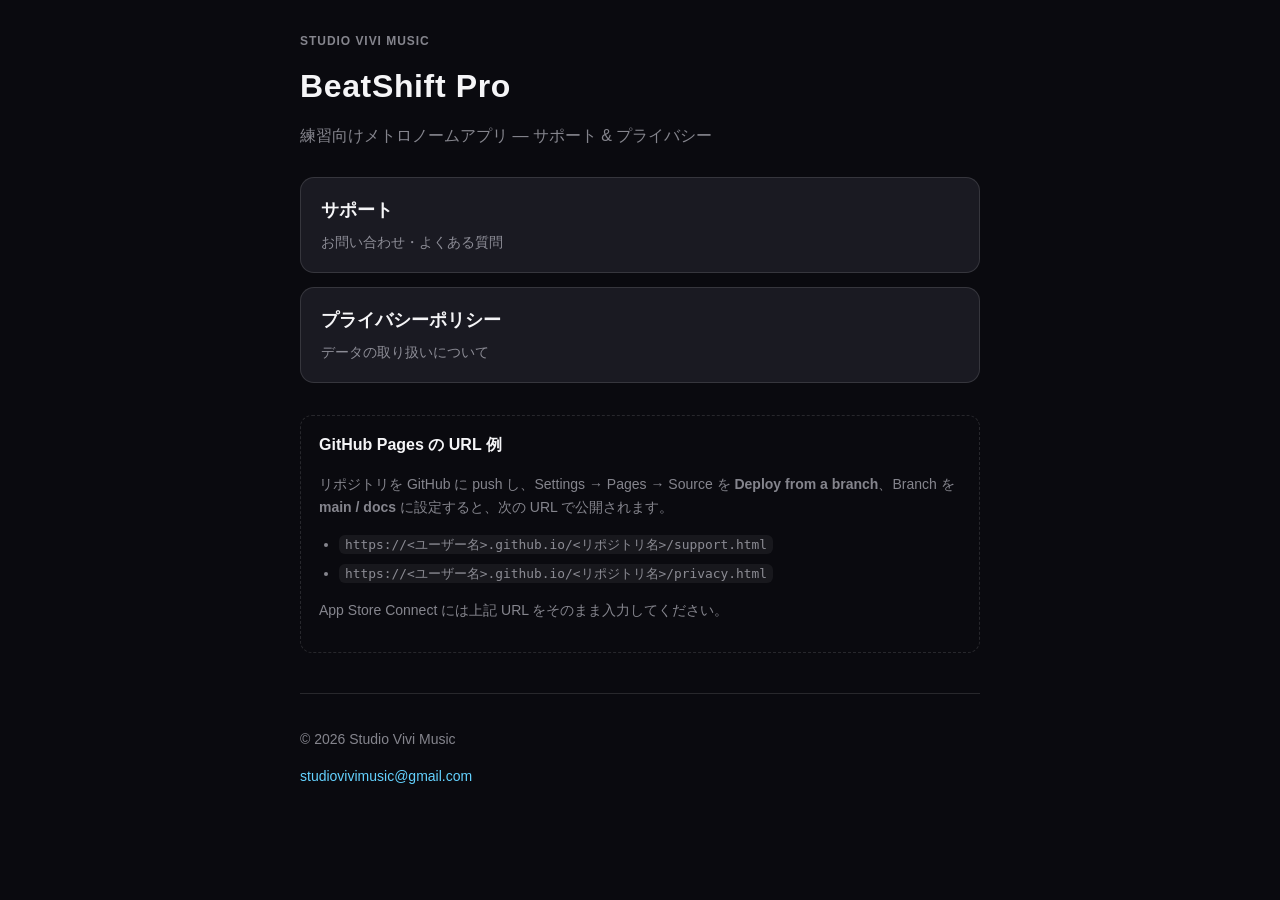
<file: docs/index.html>
<!DOCTYPE html>
<html lang="ja">
<head>
  <meta charset="UTF-8">
  <meta name="viewport" content="width=device-width, initial-scale=1">
  <title>BeatShift Pro</title>
  <link rel="stylesheet" href="style.css">
</head>
<body>
  <main class="container">
    <header class="hero">
      <p class="eyebrow">Studio Vivi Music</p>
      <h1>BeatShift Pro</h1>
      <p class="lead">練習向けメトロノームアプリ — サポート &amp; プライバシー</p>
    </header>

    <section class="cards">
      <a class="card" href="support.html">
        <h2>サポート</h2>
        <p>お問い合わせ・よくある質問</p>
      </a>
      <a class="card" href="privacy.html">
        <h2>プライバシーポリシー</h2>
        <p>データの取り扱いについて</p>
      </a>
    </section>

    <section class="note">
      <h2>GitHub Pages の URL 例</h2>
      <p>リポジトリを GitHub に push し、Settings → Pages → Source を <strong>Deploy from a branch</strong>、Branch を <strong>main / docs</strong> に設定すると、次の URL で公開されます。</p>
      <ul>
        <li><code>https://&lt;ユーザー名&gt;.github.io/&lt;リポジトリ名&gt;/support.html</code></li>
        <li><code>https://&lt;ユーザー名&gt;.github.io/&lt;リポジトリ名&gt;/privacy.html</code></li>
      </ul>
      <p>App Store Connect には上記 URL をそのまま入力してください。</p>
    </section>

    <footer>
      <p>© 2026 Studio Vivi Music</p>
      <p><a href="mailto:studiovivimusic@gmail.com">studiovivimusic@gmail.com</a></p>
    </footer>
  </main>
</body>
</html>
</file>
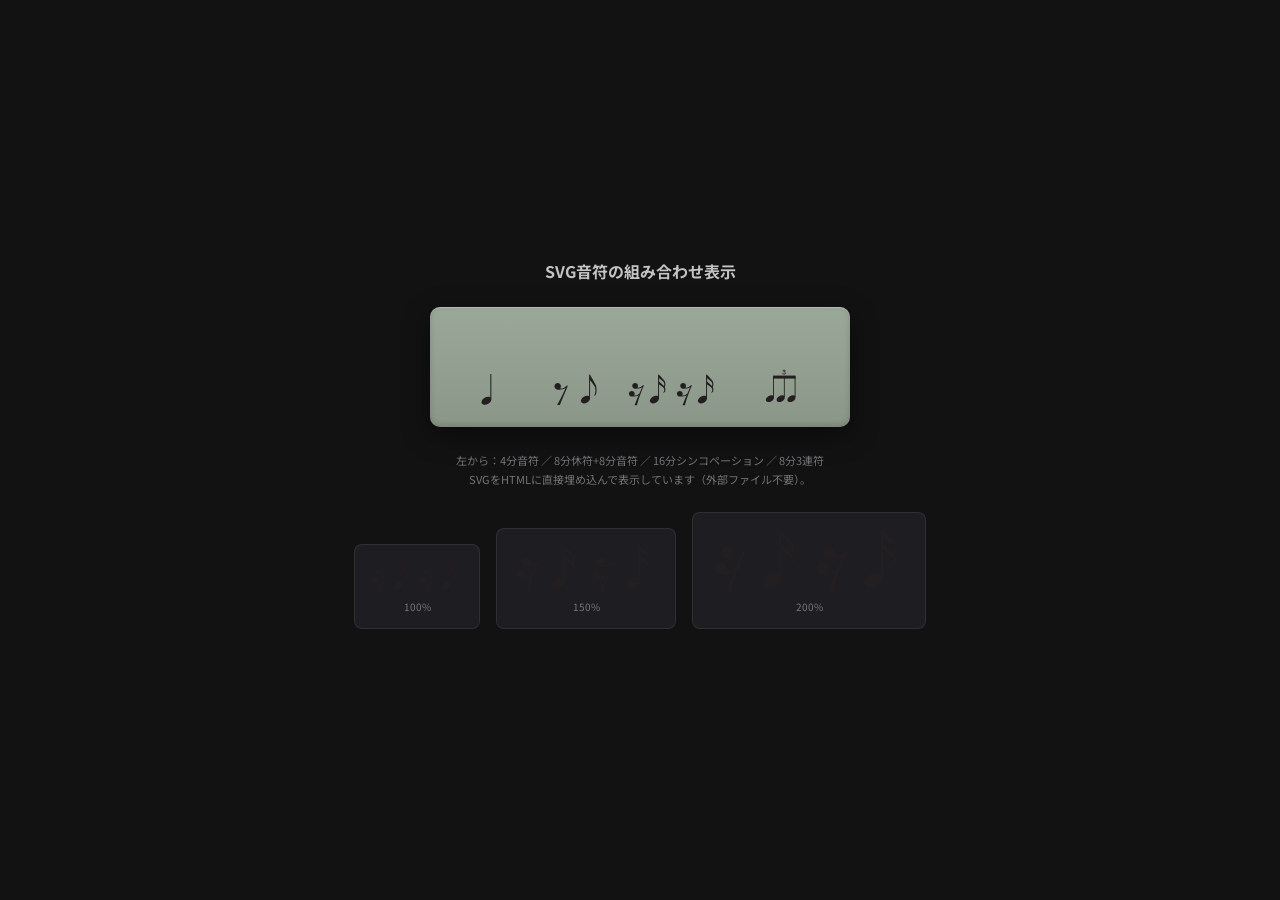
<file: app/svg-notes-demo/index.html>
<!DOCTYPE html>
<html lang="ja">
<head>
    <meta charset="UTF-8">
    <meta name="viewport" content="width=device-width, initial-scale=1.0, maximum-scale=1.0, user-scalable=no, viewport-fit=cover">
    <title>音符SVGテスト</title>
    <link href="https://fonts.googleapis.com/css2?family=Noto+Sans+JP:wght@400;700&display=swap" rel="stylesheet">
    <style>
        * { box-sizing: border-box; margin: 0; padding: 0; }
        html, body {
            min-height: 100%;
            background: #121212;
            color: #f5f5f7;
            font-family: "Noto Sans JP", -apple-system, BlinkMacSystemFont, sans-serif;
        }
        body {
            display: flex;
            flex-direction: column;
            align-items: center;
            justify-content: center;
            padding: 28px 20px 40px;
            gap: 24px;
            min-height: 100dvh;
        }
        h1 { font-size: 16px; font-weight: 700; color: rgba(255,255,255,0.75); }

        .lcd-panel {
            background: linear-gradient(180deg, #9aa89a 0%, #8a9688 100%);
            border-radius: 10px;
            padding: 22px 14px;
            box-shadow: inset 0 1px 0 rgba(255,255,255,0.25), inset 0 -2px 6px rgba(0,0,0,0.15), 0 8px 28px rgba(0,0,0,0.45);
            max-width: 420px;
            width: 100%;
        }
        .lcd-row {
            display: flex;
            align-items: flex-end;
            justify-content: space-between;
            gap: 6px;
            min-height: 76px;
        }
        .pattern {
            flex: 1;
            display: flex;
            align-items: flex-end;
            justify-content: center;
            min-height: 76px;
        }
        .combo {
            display: flex;
            align-items: flex-end;
            justify-content: center;
        }
        :root {
            --note-size: 32px;
            --rest-size: 22px;
        }

        .combo.eighth { gap: 0; }
        .combo.sixteenth { gap: 0; }
        .combo.sixteenth .note-icon { margin-left: -6px; }
        .combo.sixteenth .note-icon:first-child { margin-left: 0; }
        .combo .note-icon.eighth-rest,
        .combo .note-icon.sixteenth-rest { margin-left: 0; }

        .note-icon {
            display: block;
            flex-shrink: 0;
            overflow: visible;
            width: var(--note-size);
            height: var(--note-size);
        }
        .note-icon.eighth-rest,
        .note-icon.sixteenth-rest {
            width: var(--rest-size);
            height: var(--rest-size);
        }
        .note-icon path, .note-icon rect { fill: #231f20; }
        .note-icon.triplet {
            width: calc(var(--note-size) * 3.4);
            height: calc(var(--note-size) * 1.15);
        }

        .caption {
            font-size: 11px;
            color: rgba(235,235,245,0.45);
            text-align: center;
            max-width: 420px;
            line-height: 1.7;
        }
        .scale-test {
            display: flex;
            gap: 16px;
            align-items: flex-end;
            flex-wrap: wrap;
            justify-content: center;
        }
        .scale-box {
            background: #1e1e22;
            border: 1px solid rgba(255,255,255,0.08);
            border-radius: 8px;
            padding: 14px;
            text-align: center;
        }
        .scale-box .label { font-size: 10px; color: rgba(255,255,255,0.4); margin-top: 8px; }
        .scale-box.s15 { --note-size: 48px; --rest-size: 33px; }
        .scale-box.s2  { --note-size: 64px; --rest-size: 44px; }
    </style>
</head>
<body>
    <h1>SVG音符の組み合わせ表示</h1>

    <div class="lcd-panel">
        <div class="lcd-row">
            <div class="pattern">
                <svg class="note-icon quarter" viewBox="0 0 251 250" xmlns="http://www.w3.org/2000/svg" aria-label="4分音符">
                    <path d="M165.144,195.773c7.924,13.271 -1.75,33.64 -21.606,45.502c-19.852,11.859 -42.373,10.711 -50.298,-2.547c-7.925,-13.27 1.749,-33.639 21.606,-45.497c19.856,-11.863 42.373,-10.724 50.298,2.542"/>
                    <path d="M163.403,203.993c-2.245,0 -4.068,-1.814 -4.068,-4.068l0,-189.252c0,-2.241 1.823,-4.068 4.068,-4.068c2.246,0 4.068,1.827 4.068,4.068l0,189.252c0,2.254 -1.822,4.068 -4.068,4.068"/>
                </svg>
            </div>

            <div class="pattern">
                <div class="combo eighth">
                    <svg class="note-icon eighth-rest" viewBox="0 0 251 251" xmlns="http://www.w3.org/2000/svg" aria-label="8分休符">
                        <path d="M105.766,77.282c-4.355,0.2 -14.715,-0.55 -18.802,-0.55c-20.632,0 -36.519,-18.048 -36.519,-38.68c-0,-20.633 16.751,-37.384 37.384,-37.384c20.632,0 37.383,16.751 37.383,37.384c0,8.999 -3.186,17.259 -8.491,23.713c2.839,0.666 5.762,1.093 8.767,1.257c18.735,1.02 40.232,-8.124 64.437,-31.703c2.218,-2.16 5.653,-2.454 8.205,-0.7c2.552,1.753 3.511,5.064 2.29,7.91c-61.24,142.74 -88,212.139 -88,212.139l-30.91,0c-0,0 42.093,-66.189 96.266,-192.31c-22.399,16.973 -62.639,18.494 -72.01,18.924Z"/>
                    </svg>
                    <svg class="note-icon eighth-note" viewBox="0 0 251 251" xmlns="http://www.w3.org/2000/svg" aria-label="8分音符">
                        <path d="M139.463,188.059c7.418,12.421 -1.637,31.491 -20.223,42.59c-18.582,11.1 -39.662,10.03 -47.079,-2.383c-7.418,-12.421 1.637,-31.487 20.223,-42.587c18.586,-11.103 39.662,-10.037 47.079,2.38"/>
                        <path d="M139.803,11.544l0,43.078c0,-0 31.38,36.379 38.417,51.222c3.511,7.395 11.888,37.918 -2.692,67.976c-2.555,5.274 1.729,8.758 8.731,-1.454c10.479,-15.273 10.334,-35.797 5.023,-69.435c-2.346,-14.835 -49.479,-91.387 -49.479,-91.387"/>
                        <path d="M137.834,195.753c-2.102,-0 -3.807,-1.698 -3.807,-3.808l-0,-177.142c-0,-2.098 1.705,-3.807 3.807,-3.807c2.102,-0 3.808,1.709 3.808,3.807l0,177.142c0,2.11 -1.706,3.808 -3.808,3.808"/>
                    </svg>
                </div>
            </div>

            <div class="pattern">
                <div class="combo sixteenth">
                    <svg class="note-icon sixteenth-rest" viewBox="0 0 251 251" xmlns="http://www.w3.org/2000/svg" aria-label="16分休符">
                        <path d="M155.502,140.48c-20.15,13.08 -53.795,14.295 -61.83,14.647c-3.858,0.169 -13.037,-0.465 -16.658,-0.465c-18.281,-0 -32.356,-15.256 -32.356,-32.698c-0,-17.441 14.841,-31.601 33.122,-31.601c18.28,-0 33.122,14.16 33.122,31.601c-0,7.607 -2.823,14.59 -7.524,20.046c2.516,0.563 5.106,0.924 7.768,1.062c15.564,0.809 33.278,-5.936 53.105,-23.209c9.521,-22.282 19.914,-46.104 30.865,-70.428c-19.846,14.348 -55.498,15.634 -63.801,15.997c-3.858,0.169 -13.037,-0.465 -16.658,-0.465c-18.281,0 -32.357,-15.256 -32.357,-32.697c0,-17.442 14.842,-31.602 33.122,-31.602c18.281,0 33.122,14.16 33.122,31.602c0,7.607 -2.823,14.59 -7.523,20.046c2.516,0.562 5.105,0.923 7.768,1.062c16.599,0.862 35.645,-6.867 57.091,-26.799c1.965,-1.827 5.009,-2.075 7.27,-0.593c2.261,1.482 3.111,4.282 2.029,6.687c-54.259,120.663 -77.969,220.328 -77.969,220.328l-27.386,0c0,0 18.263,-47.478 45.678,-112.521Z"/>
                    </svg>
                    <svg class="note-icon sixteenth-note" viewBox="0 0 251 251" xmlns="http://www.w3.org/2000/svg" aria-label="16分音符">
                        <path d="M139.365,188.059c7.418,12.421 -1.637,31.491 -20.223,42.59c-18.582,11.1 -39.661,10.03 -47.079,-2.383c-7.418,-12.421 1.637,-31.487 20.223,-42.587c18.586,-11.103 39.662,-10.037 47.079,2.38"/>
                        <path d="M139.705,11.46l0,26.788c0,-0 30.76,22.622 37.657,31.851c3.441,4.599 11.653,23.579 -2.639,42.271c-2.504,3.279 1.695,5.446 8.559,-0.905c10.271,-9.497 10.13,-22.26 4.923,-43.177c-2.299,-9.225 -48.5,-56.828 -48.5,-56.828"/>
                        <path d="M139.705,64.067l0,23.233c0,-0 30.76,19.621 37.657,27.626c3.441,3.988 11.653,20.45 -2.639,36.662c-2.504,2.844 1.695,4.723 8.559,-0.784c10.271,-8.238 10.13,-19.307 4.923,-37.449c-2.299,-8.001 -48.5,-49.288 -48.5,-49.288"/>
                        <path d="M137.736,195.753c-2.101,-0 -3.807,-1.698 -3.807,-3.808l-0,-177.142c-0,-2.098 1.706,-3.807 3.807,-3.807c2.102,-0 3.808,1.709 3.808,3.807l0,177.142c0,2.11 -1.706,3.808 -3.808,3.808"/>
                    </svg>
                    <svg class="note-icon sixteenth-rest" viewBox="0 0 251 251" xmlns="http://www.w3.org/2000/svg" aria-hidden="true">
                        <path d="M155.502,140.48c-20.15,13.08 -53.795,14.295 -61.83,14.647c-3.858,0.169 -13.037,-0.465 -16.658,-0.465c-18.281,-0 -32.356,-15.256 -32.356,-32.698c-0,-17.441 14.841,-31.601 33.122,-31.601c18.28,-0 33.122,14.16 33.122,31.601c-0,7.607 -2.823,14.59 -7.524,20.046c2.516,0.563 5.106,0.924 7.768,1.062c15.564,0.809 33.278,-5.936 53.105,-23.209c9.521,-22.282 19.914,-46.104 30.865,-70.428c-19.846,14.348 -55.498,15.634 -63.801,15.997c-3.858,0.169 -13.037,-0.465 -16.658,-0.465c-18.281,0 -32.357,-15.256 -32.357,-32.697c0,-17.442 14.842,-31.602 33.122,-31.602c18.281,0 33.122,14.16 33.122,31.602c0,7.607 -2.823,14.59 -7.523,20.046c2.516,0.562 5.105,0.923 7.768,1.062c16.599,0.862 35.645,-6.867 57.091,-26.799c1.965,-1.827 5.009,-2.075 7.27,-0.593c2.261,1.482 3.111,4.282 2.029,6.687c-54.259,120.663 -77.969,220.328 -77.969,220.328l-27.386,0c0,0 18.263,-47.478 45.678,-112.521Z"/>
                    </svg>
                    <svg class="note-icon sixteenth-note" viewBox="0 0 251 251" xmlns="http://www.w3.org/2000/svg" aria-hidden="true">
                        <path d="M139.365,188.059c7.418,12.421 -1.637,31.491 -20.223,42.59c-18.582,11.1 -39.661,10.03 -47.079,-2.383c-7.418,-12.421 1.637,-31.487 20.223,-42.587c18.586,-11.103 39.662,-10.037 47.079,2.38"/>
                        <path d="M139.705,11.46l0,26.788c0,-0 30.76,22.622 37.657,31.851c3.441,4.599 11.653,23.579 -2.639,42.271c-2.504,3.279 1.695,5.446 8.559,-0.905c10.271,-9.497 10.13,-22.26 4.923,-43.177c-2.299,-9.225 -48.5,-56.828 -48.5,-56.828"/>
                        <path d="M139.705,64.067l0,23.233c0,-0 30.76,19.621 37.657,27.626c3.441,3.988 11.653,20.45 -2.639,36.662c-2.504,2.844 1.695,4.723 8.559,-0.784c10.271,-8.238 10.13,-19.307 4.923,-37.449c-2.299,-8.001 -48.5,-49.288 -48.5,-49.288"/>
                        <path d="M137.736,195.753c-2.101,-0 -3.807,-1.698 -3.807,-3.808l-0,-177.142c-0,-2.098 1.706,-3.807 3.807,-3.807c2.102,-0 3.808,1.709 3.808,3.807l0,177.142c0,2.11 -1.706,3.808 -3.808,3.808"/>
                    </svg>
                </div>
            </div>

            <div class="pattern">
                <svg class="note-icon triplet" viewBox="0 0 251 251" xmlns="http://www.w3.org/2000/svg" aria-label="8分3連符">
                    <path d="M73.128,193.746c5.703,9.55 -1.259,24.209 -15.549,32.746c-14.287,8.535 -30.494,7.709 -36.197,-1.832c-5.703,-9.55 1.259,-24.209 15.549,-32.743c14.29,-8.538 30.494,-7.718 36.197,1.829"/>
                    <path d="M71.876,199.662c-1.616,-0 -2.928,-1.306 -2.928,-2.928l0,-136.199c0,-1.613 1.312,-2.927 2.928,-2.927c1.616,-0 2.928,1.314 2.928,2.927l-0,136.199c-0,1.622 -1.312,2.928 -2.928,2.928"/>
                    <path d="M220.03,193.746c5.703,9.55 -1.259,24.209 -15.549,32.746c-14.287,8.535 -30.494,7.709 -36.198,-1.832c-5.703,-9.55 1.259,-24.209 15.549,-32.743c14.29,-8.538 30.495,-7.718 36.198,1.829"/>
                    <path d="M218.778,199.662c-1.616,-0 -2.928,-1.306 -2.928,-2.928l0,-136.199c0,-1.613 1.312,-2.927 2.928,-2.927c1.616,-0 2.927,1.314 2.927,2.927l0,136.199c0,1.622 -1.311,2.928 -2.927,2.928"/>
                    <path d="M146.579,193.746c5.703,9.55 -1.259,24.209 -15.549,32.746c-14.287,8.535 -30.494,7.709 -36.197,-1.832c-5.704,-9.55 1.258,-24.209 15.548,-32.743c14.29,-8.538 30.495,-7.718 36.198,1.829"/>
                    <path d="M145.327,199.662c-1.616,-0 -2.928,-1.306 -2.928,-2.928l0,-136.199c0,-1.613 1.312,-2.927 2.928,-2.927c1.616,-0 2.927,1.314 2.927,2.927l0,136.199c0,1.622 -1.311,2.928 -2.927,2.928"/>
                    <rect x="68.923" y="53.011" width="152.779" height="18.122"/>
                    <path d="M221.702,53.011l0,18.122l-152.779,0l-0,-18.122l152.779,-0Zm-2,2l-148.779,-0l-0,14.122l148.779,0l0,-14.122Z"/>
                    <path d="M139.648,28.205l-0,-2.067l1.476,-0c2.362,-0 3.888,-0.492 4.577,-1.476c0.59,-0.788 0.886,-2.313 0.886,-4.577c-0,-4.134 -1.526,-6.201 -4.577,-6.201c-1.083,-0 -2.018,0.295 -2.805,0.886c-0.689,0.59 -1.132,1.328 -1.329,2.214l0.886,-0.147c0.984,-0 1.722,0.344 2.214,1.033c0.493,0.492 0.739,1.181 0.739,2.067c-0,1.181 -0.394,2.116 -1.181,2.805c-0.689,0.689 -1.526,1.034 -2.51,1.034c-1.378,-0 -2.461,-0.542 -3.248,-1.624c-0.689,-0.886 -1.034,-1.969 -1.034,-3.248c0,-2.067 1.034,-3.79 3.101,-5.168c1.87,-1.181 4.133,-1.771 6.791,-1.771c3.051,-0 5.463,0.787 7.234,2.362c1.575,1.378 2.362,3.149 2.362,5.315c0,2.067 -0.738,3.74 -2.214,5.02c-1.28,1.181 -3.002,1.919 -5.168,2.214l0,0.148c5.906,1.181 8.859,4.084 8.859,8.71c-0,2.658 -1.181,4.823 -3.544,6.496c-2.165,1.477 -4.872,2.215 -8.12,2.215c-3.248,0 -5.807,-0.837 -7.677,-2.51c-1.673,-1.476 -2.51,-3.199 -2.51,-5.167c0,-1.28 0.443,-2.313 1.329,-3.101c0.787,-0.689 1.673,-1.033 2.658,-1.033c1.279,-0 2.313,0.443 3.1,1.329c0.591,0.689 0.886,1.525 0.886,2.51c-0,1.771 -1.034,2.952 -3.101,3.543c0.099,0.787 0.591,1.378 1.477,1.772c0.787,0.393 1.771,0.59 2.953,0.59c3.74,0 5.61,-2.264 5.61,-6.791c-0,-3.15 -0.591,-5.266 -1.772,-6.349c-0.886,-0.787 -2.608,-1.181 -5.167,-1.181c-0.591,0 -0.984,0.049 -1.181,0.148Z"/>
                </svg>
            </div>
        </div>
    </div>

    <p class="caption">
        左から：4分音符 ／ 8分休符+8分音符 ／ 16分シンコペーション ／ 8分3連符<br>
        SVGをHTMLに直接埋め込んで表示しています（外部ファイル不要）。
    </p>

    <div class="scale-test">
        <div class="scale-box">
            <div class="combo sixteenth">
                <svg class="note-icon sixteenth-rest" viewBox="0 0 251 251" xmlns="http://www.w3.org/2000/svg"><path d="M155.502,140.48c-20.15,13.08 -53.795,14.295 -61.83,14.647c-3.858,0.169 -13.037,-0.465 -16.658,-0.465c-18.281,-0 -32.356,-15.256 -32.356,-32.698c-0,-17.441 14.841,-31.601 33.122,-31.601c18.28,-0 33.122,14.16 33.122,31.601c-0,7.607 -2.823,14.59 -7.524,20.046c2.516,0.563 5.106,0.924 7.768,1.062c15.564,0.809 33.278,-5.936 53.105,-23.209c9.521,-22.282 19.914,-46.104 30.865,-70.428c-19.846,14.348 -55.498,15.634 -63.801,15.997c-3.858,0.169 -13.037,-0.465 -16.658,-0.465c-18.281,0 -32.357,-15.256 -32.357,-32.697c0,-17.442 14.842,-31.602 33.122,-31.602c18.281,0 33.122,14.16 33.122,31.602c0,7.607 -2.823,14.59 -7.523,20.046c2.516,0.562 5.105,0.923 7.768,1.062c16.599,0.862 35.645,-6.867 57.091,-26.799c1.965,-1.827 5.009,-2.075 7.27,-0.593c2.261,1.482 3.111,4.282 2.029,6.687c-54.259,120.663 -77.969,220.328 -77.969,220.328l-27.386,0c0,0 18.263,-47.478 45.678,-112.521Z"/></svg>
                <svg class="note-icon sixteenth-note" viewBox="0 0 251 251" xmlns="http://www.w3.org/2000/svg"><path d="M139.365,188.059c7.418,12.421 -1.637,31.491 -20.223,42.59c-18.582,11.1 -39.661,10.03 -47.079,-2.383c-7.418,-12.421 1.637,-31.487 20.223,-42.587c18.586,-11.103 39.662,-10.037 47.079,2.38"/><path d="M139.705,11.46l0,26.788c0,-0 30.76,22.622 37.657,31.851c3.441,4.599 11.653,23.579 -2.639,42.271c-2.504,3.279 1.695,5.446 8.559,-0.905c10.271,-9.497 10.13,-22.26 4.923,-43.177c-2.299,-9.225 -48.5,-56.828 -48.5,-56.828"/><path d="M139.705,64.067l0,23.233c0,-0 30.76,19.621 37.657,27.626c3.441,3.988 11.653,20.45 -2.639,36.662c-2.504,2.844 1.695,4.723 8.559,-0.784c10.271,-8.238 10.13,-19.307 4.923,-37.449c-2.299,-8.001 -48.5,-49.288 -48.5,-49.288"/><path d="M137.736,195.753c-2.101,-0 -3.807,-1.698 -3.807,-3.808l-0,-177.142c-0,-2.098 1.706,-3.807 3.807,-3.807c2.102,-0 3.808,1.709 3.808,3.807l0,177.142c0,2.11 -1.706,3.808 -3.808,3.808"/></svg>
                <svg class="note-icon sixteenth-rest" viewBox="0 0 251 251" xmlns="http://www.w3.org/2000/svg"><path d="M155.502,140.48c-20.15,13.08 -53.795,14.295 -61.83,14.647c-3.858,0.169 -13.037,-0.465 -16.658,-0.465c-18.281,-0 -32.356,-15.256 -32.356,-32.698c-0,-17.441 14.841,-31.601 33.122,-31.601c18.28,-0 33.122,14.16 33.122,31.601c-0,7.607 -2.823,14.59 -7.524,20.046c2.516,0.563 5.106,0.924 7.768,1.062c15.564,0.809 33.278,-5.936 53.105,-23.209c9.521,-22.282 19.914,-46.104 30.865,-70.428c-19.846,14.348 -55.498,15.634 -63.801,15.997c-3.858,0.169 -13.037,-0.465 -16.658,-0.465c-18.281,0 -32.357,-15.256 -32.357,-32.697c0,-17.442 14.842,-31.602 33.122,-31.602c18.281,0 33.122,14.16 33.122,31.602c0,7.607 -2.823,14.59 -7.523,20.046c2.516,0.562 5.105,0.923 7.768,1.062c16.599,0.862 35.645,-6.867 57.091,-26.799c1.965,-1.827 5.009,-2.075 7.27,-0.593c2.261,1.482 3.111,4.282 2.029,6.687c-54.259,120.663 -77.969,220.328 -77.969,220.328l-27.386,0c0,0 18.263,-47.478 45.678,-112.521Z"/></svg>
                <svg class="note-icon sixteenth-note" viewBox="0 0 251 251" xmlns="http://www.w3.org/2000/svg"><path d="M139.365,188.059c7.418,12.421 -1.637,31.491 -20.223,42.59c-18.582,11.1 -39.661,10.03 -47.079,-2.383c-7.418,-12.421 1.637,-31.487 20.223,-42.587c18.586,-11.103 39.662,-10.037 47.079,2.38"/><path d="M139.705,11.46l0,26.788c0,-0 30.76,22.622 37.657,31.851c3.441,4.599 11.653,23.579 -2.639,42.271c-2.504,3.279 1.695,5.446 8.559,-0.905c10.271,-9.497 10.13,-22.26 4.923,-43.177c-2.299,-9.225 -48.5,-56.828 -48.5,-56.828"/><path d="M139.705,64.067l0,23.233c0,-0 30.76,19.621 37.657,27.626c3.441,3.988 11.653,20.45 -2.639,36.662c-2.504,2.844 1.695,4.723 8.559,-0.784c10.271,-8.238 10.13,-19.307 4.923,-37.449c-2.299,-8.001 -48.5,-49.288 -48.5,-49.288"/><path d="M137.736,195.753c-2.101,-0 -3.807,-1.698 -3.807,-3.808l-0,-177.142c-0,-2.098 1.706,-3.807 3.807,-3.807c2.102,-0 3.808,1.709 3.808,3.807l0,177.142c0,2.11 -1.706,3.808 -3.808,3.808"/></svg>
            </div>
            <div class="label">100%</div>
        </div>
        <div class="scale-box s15">
            <div class="combo sixteenth">
                <svg class="note-icon sixteenth-rest" viewBox="0 0 251 251" xmlns="http://www.w3.org/2000/svg"><path d="M155.502,140.48c-20.15,13.08 -53.795,14.295 -61.83,14.647c-3.858,0.169 -13.037,-0.465 -16.658,-0.465c-18.281,-0 -32.356,-15.256 -32.356,-32.698c-0,-17.441 14.841,-31.601 33.122,-31.601c18.28,-0 33.122,14.16 33.122,31.601c-0,7.607 -2.823,14.59 -7.524,20.046c2.516,0.563 5.106,0.924 7.768,1.062c15.564,0.809 33.278,-5.936 53.105,-23.209c9.521,-22.282 19.914,-46.104 30.865,-70.428c-19.846,14.348 -55.498,15.634 -63.801,15.997c-3.858,0.169 -13.037,-0.465 -16.658,-0.465c-18.281,0 -32.357,-15.256 -32.357,-32.697c0,-17.442 14.842,-31.602 33.122,-31.602c18.281,0 33.122,14.16 33.122,31.602c0,7.607 -2.823,14.59 -7.523,20.046c2.516,0.562 5.105,0.923 7.768,1.062c16.599,0.862 35.645,-6.867 57.091,-26.799c1.965,-1.827 5.009,-2.075 7.27,-0.593c2.261,1.482 3.111,4.282 2.029,6.687c-54.259,120.663 -77.969,220.328 -77.969,220.328l-27.386,0c0,0 18.263,-47.478 45.678,-112.521Z"/></svg>
                <svg class="note-icon sixteenth-note" viewBox="0 0 251 251" xmlns="http://www.w3.org/2000/svg"><path d="M139.365,188.059c7.418,12.421 -1.637,31.491 -20.223,42.59c-18.582,11.1 -39.661,10.03 -47.079,-2.383c-7.418,-12.421 1.637,-31.487 20.223,-42.587c18.586,-11.103 39.662,-10.037 47.079,2.38"/><path d="M139.705,11.46l0,26.788c0,-0 30.76,22.622 37.657,31.851c3.441,4.599 11.653,23.579 -2.639,42.271c-2.504,3.279 1.695,5.446 8.559,-0.905c10.271,-9.497 10.13,-22.26 4.923,-43.177c-2.299,-9.225 -48.5,-56.828 -48.5,-56.828"/><path d="M139.705,64.067l0,23.233c0,-0 30.76,19.621 37.657,27.626c3.441,3.988 11.653,20.45 -2.639,36.662c-2.504,2.844 1.695,4.723 8.559,-0.784c10.271,-8.238 10.13,-19.307 4.923,-37.449c-2.299,-8.001 -48.5,-49.288 -48.5,-49.288"/><path d="M137.736,195.753c-2.101,-0 -3.807,-1.698 -3.807,-3.808l-0,-177.142c-0,-2.098 1.706,-3.807 3.807,-3.807c2.102,-0 3.808,1.709 3.808,3.807l0,177.142c0,2.11 -1.706,3.808 -3.808,3.808"/></svg>
                <svg class="note-icon sixteenth-rest" viewBox="0 0 251 251" xmlns="http://www.w3.org/2000/svg"><path d="M155.502,140.48c-20.15,13.08 -53.795,14.295 -61.83,14.647c-3.858,0.169 -13.037,-0.465 -16.658,-0.465c-18.281,-0 -32.356,-15.256 -32.356,-32.698c-0,-17.441 14.841,-31.601 33.122,-31.601c18.28,-0 33.122,14.16 33.122,31.601c-0,7.607 -2.823,14.59 -7.524,20.046c2.516,0.563 5.106,0.924 7.768,1.062c15.564,0.809 33.278,-5.936 53.105,-23.209c9.521,-22.282 19.914,-46.104 30.865,-70.428c-19.846,14.348 -55.498,15.634 -63.801,15.997c-3.858,0.169 -13.037,-0.465 -16.658,-0.465c-18.281,0 -32.357,-15.256 -32.357,-32.697c0,-17.442 14.842,-31.602 33.122,-31.602c18.281,0 33.122,14.16 33.122,31.602c0,7.607 -2.823,14.59 -7.523,20.046c2.516,0.562 5.105,0.923 7.768,1.062c16.599,0.862 35.645,-6.867 57.091,-26.799c1.965,-1.827 5.009,-2.075 7.27,-0.593c2.261,1.482 3.111,4.282 2.029,6.687c-54.259,120.663 -77.969,220.328 -77.969,220.328l-27.386,0c0,0 18.263,-47.478 45.678,-112.521Z"/></svg>
                <svg class="note-icon sixteenth-note" viewBox="0 0 251 251" xmlns="http://www.w3.org/2000/svg"><path d="M139.365,188.059c7.418,12.421 -1.637,31.491 -20.223,42.59c-18.582,11.1 -39.661,10.03 -47.079,-2.383c-7.418,-12.421 1.637,-31.487 20.223,-42.587c18.586,-11.103 39.662,-10.037 47.079,2.38"/><path d="M139.705,11.46l0,26.788c0,-0 30.76,22.622 37.657,31.851c3.441,4.599 11.653,23.579 -2.639,42.271c-2.504,3.279 1.695,5.446 8.559,-0.905c10.271,-9.497 10.13,-22.26 4.923,-43.177c-2.299,-9.225 -48.5,-56.828 -48.5,-56.828"/><path d="M139.705,64.067l0,23.233c0,-0 30.76,19.621 37.657,27.626c3.441,3.988 11.653,20.45 -2.639,36.662c-2.504,2.844 1.695,4.723 8.559,-0.784c10.271,-8.238 10.13,-19.307 4.923,-37.449c-2.299,-8.001 -48.5,-49.288 -48.5,-49.288"/><path d="M137.736,195.753c-2.101,-0 -3.807,-1.698 -3.807,-3.808l-0,-177.142c-0,-2.098 1.706,-3.807 3.807,-3.807c2.102,-0 3.808,1.709 3.808,3.807l0,177.142c0,2.11 -1.706,3.808 -3.808,3.808"/></svg>
            </div>
            <div class="label">150%</div>
        </div>
        <div class="scale-box s2">
            <div class="combo sixteenth">
                <svg class="note-icon sixteenth-rest" viewBox="0 0 251 251" xmlns="http://www.w3.org/2000/svg"><path d="M155.502,140.48c-20.15,13.08 -53.795,14.295 -61.83,14.647c-3.858,0.169 -13.037,-0.465 -16.658,-0.465c-18.281,-0 -32.356,-15.256 -32.356,-32.698c-0,-17.441 14.841,-31.601 33.122,-31.601c18.28,-0 33.122,14.16 33.122,31.601c-0,7.607 -2.823,14.59 -7.524,20.046c2.516,0.563 5.106,0.924 7.768,1.062c15.564,0.809 33.278,-5.936 53.105,-23.209c9.521,-22.282 19.914,-46.104 30.865,-70.428c-19.846,14.348 -55.498,15.634 -63.801,15.997c-3.858,0.169 -13.037,-0.465 -16.658,-0.465c-18.281,0 -32.357,-15.256 -32.357,-32.697c0,-17.442 14.842,-31.602 33.122,-31.602c18.281,0 33.122,14.16 33.122,31.602c0,7.607 -2.823,14.59 -7.523,20.046c2.516,0.562 5.105,0.923 7.768,1.062c16.599,0.862 35.645,-6.867 57.091,-26.799c1.965,-1.827 5.009,-2.075 7.27,-0.593c2.261,1.482 3.111,4.282 2.029,6.687c-54.259,120.663 -77.969,220.328 -77.969,220.328l-27.386,0c0,0 18.263,-47.478 45.678,-112.521Z"/></svg>
                <svg class="note-icon sixteenth-note" viewBox="0 0 251 251" xmlns="http://www.w3.org/2000/svg"><path d="M139.365,188.059c7.418,12.421 -1.637,31.491 -20.223,42.59c-18.582,11.1 -39.661,10.03 -47.079,-2.383c-7.418,-12.421 1.637,-31.487 20.223,-42.587c18.586,-11.103 39.662,-10.037 47.079,2.38"/><path d="M139.705,11.46l0,26.788c0,-0 30.76,22.622 37.657,31.851c3.441,4.599 11.653,23.579 -2.639,42.271c-2.504,3.279 1.695,5.446 8.559,-0.905c10.271,-9.497 10.13,-22.26 4.923,-43.177c-2.299,-9.225 -48.5,-56.828 -48.5,-56.828"/><path d="M139.705,64.067l0,23.233c0,-0 30.76,19.621 37.657,27.626c3.441,3.988 11.653,20.45 -2.639,36.662c-2.504,2.844 1.695,4.723 8.559,-0.784c10.271,-8.238 10.13,-19.307 4.923,-37.449c-2.299,-8.001 -48.5,-49.288 -48.5,-49.288"/><path d="M137.736,195.753c-2.101,-0 -3.807,-1.698 -3.807,-3.808l-0,-177.142c-0,-2.098 1.706,-3.807 3.807,-3.807c2.102,-0 3.808,1.709 3.808,3.807l0,177.142c0,2.11 -1.706,3.808 -3.808,3.808"/></svg>
                <svg class="note-icon sixteenth-rest" viewBox="0 0 251 251" xmlns="http://www.w3.org/2000/svg"><path d="M155.502,140.48c-20.15,13.08 -53.795,14.295 -61.83,14.647c-3.858,0.169 -13.037,-0.465 -16.658,-0.465c-18.281,-0 -32.356,-15.256 -32.356,-32.698c-0,-17.441 14.841,-31.601 33.122,-31.601c18.28,-0 33.122,14.16 33.122,31.601c-0,7.607 -2.823,14.59 -7.524,20.046c2.516,0.563 5.106,0.924 7.768,1.062c15.564,0.809 33.278,-5.936 53.105,-23.209c9.521,-22.282 19.914,-46.104 30.865,-70.428c-19.846,14.348 -55.498,15.634 -63.801,15.997c-3.858,0.169 -13.037,-0.465 -16.658,-0.465c-18.281,0 -32.357,-15.256 -32.357,-32.697c0,-17.442 14.842,-31.602 33.122,-31.602c18.281,0 33.122,14.16 33.122,31.602c0,7.607 -2.823,14.59 -7.523,20.046c2.516,0.562 5.105,0.923 7.768,1.062c16.599,0.862 35.645,-6.867 57.091,-26.799c1.965,-1.827 5.009,-2.075 7.27,-0.593c2.261,1.482 3.111,4.282 2.029,6.687c-54.259,120.663 -77.969,220.328 -77.969,220.328l-27.386,0c0,0 18.263,-47.478 45.678,-112.521Z"/></svg>
                <svg class="note-icon sixteenth-note" viewBox="0 0 251 251" xmlns="http://www.w3.org/2000/svg"><path d="M139.365,188.059c7.418,12.421 -1.637,31.491 -20.223,42.59c-18.582,11.1 -39.661,10.03 -47.079,-2.383c-7.418,-12.421 1.637,-31.487 20.223,-42.587c18.586,-11.103 39.662,-10.037 47.079,2.38"/><path d="M139.705,11.46l0,26.788c0,-0 30.76,22.622 37.657,31.851c3.441,4.599 11.653,23.579 -2.639,42.271c-2.504,3.279 1.695,5.446 8.559,-0.905c10.271,-9.497 10.13,-22.26 4.923,-43.177c-2.299,-9.225 -48.5,-56.828 -48.5,-56.828"/><path d="M139.705,64.067l0,23.233c0,-0 30.76,19.621 37.657,27.626c3.441,3.988 11.653,20.45 -2.639,36.662c-2.504,2.844 1.695,4.723 8.559,-0.784c10.271,-8.238 10.13,-19.307 4.923,-37.449c-2.299,-8.001 -48.5,-49.288 -48.5,-49.288"/><path d="M137.736,195.753c-2.101,-0 -3.807,-1.698 -3.807,-3.808l-0,-177.142c-0,-2.098 1.706,-3.807 3.807,-3.807c2.102,-0 3.808,1.709 3.808,3.807l0,177.142c0,2.11 -1.706,3.808 -3.808,3.808"/></svg>
            </div>
            <div class="label">200%</div>
        </div>
    </div>
</body>
</html>
</file>
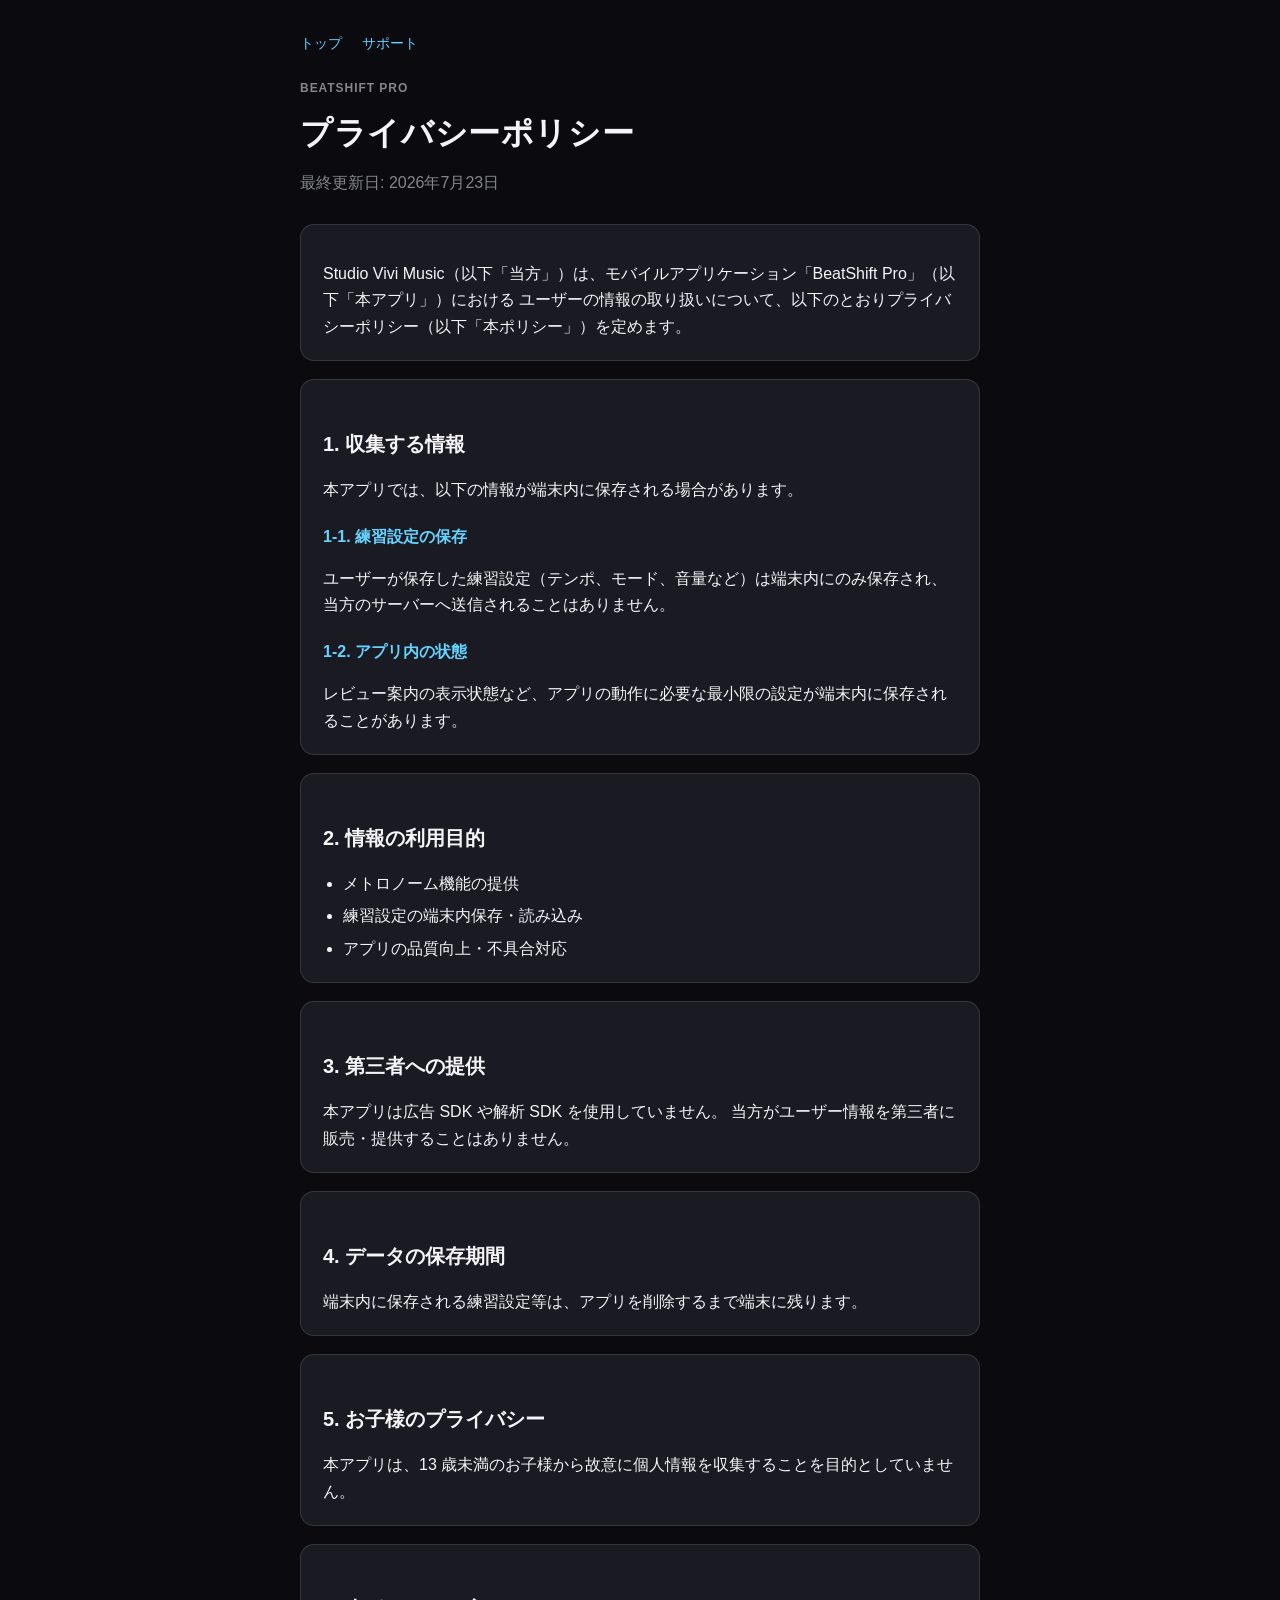
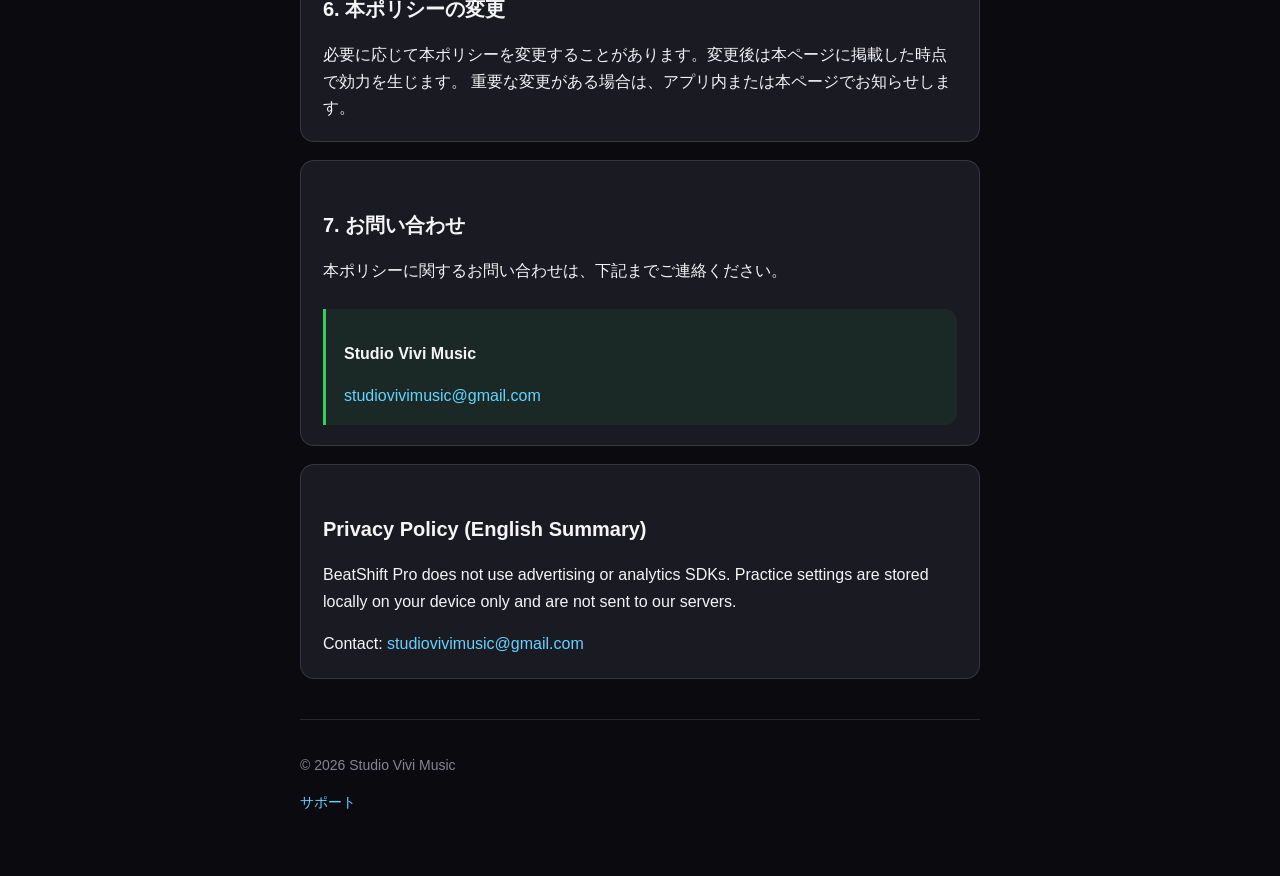
<file: docs/privacy.html>
<!DOCTYPE html>
<html lang="ja">
<head>
  <meta charset="UTF-8">
  <meta name="viewport" content="width=device-width, initial-scale=1">
  <title>プライバシーポリシー — BeatShift Pro</title>
  <link rel="stylesheet" href="style.css">
</head>
<body>
  <main class="container">
    <nav class="topnav">
      <a href="index.html">トップ</a>
      <a href="support.html">サポート</a>
    </nav>

    <header class="hero">
      <p class="eyebrow">BeatShift Pro</p>
      <h1>プライバシーポリシー</h1>
      <p class="lead">最終更新日: 2026年7月23日</p>
    </header>

    <section class="panel">
      <p>
        Studio Vivi Music（以下「当方」）は、モバイルアプリケーション「BeatShift Pro」（以下「本アプリ」）における
        ユーザーの情報の取り扱いについて、以下のとおりプライバシーポリシー（以下「本ポリシー」）を定めます。
      </p>
    </section>

    <section class="panel">
      <h2>1. 収集する情報</h2>
      <p>本アプリでは、以下の情報が端末内に保存される場合があります。</p>

      <h3>1-1. 練習設定の保存</h3>
      <p>
        ユーザーが保存した練習設定（テンポ、モード、音量など）は端末内にのみ保存され、
        当方のサーバーへ送信されることはありません。
      </p>

      <h3>1-2. アプリ内の状態</h3>
      <p>
        レビュー案内の表示状態など、アプリの動作に必要な最小限の設定が端末内に保存されることがあります。
      </p>
    </section>

    <section class="panel">
      <h2>2. 情報の利用目的</h2>
      <ul>
        <li>メトロノーム機能の提供</li>
        <li>練習設定の端末内保存・読み込み</li>
        <li>アプリの品質向上・不具合対応</li>
      </ul>
    </section>

    <section class="panel">
      <h2>3. 第三者への提供</h2>
      <p>
        本アプリは広告 SDK や解析 SDK を使用していません。
        当方がユーザー情報を第三者に販売・提供することはありません。
      </p>
    </section>

    <section class="panel">
      <h2>4. データの保存期間</h2>
      <p>
        端末内に保存される練習設定等は、アプリを削除するまで端末に残ります。
      </p>
    </section>

    <section class="panel">
      <h2>5. お子様のプライバシー</h2>
      <p>
        本アプリは、13 歳未満のお子様から故意に個人情報を収集することを目的としていません。
      </p>
    </section>

    <section class="panel">
      <h2>6. 本ポリシーの変更</h2>
      <p>
        必要に応じて本ポリシーを変更することがあります。変更後は本ページに掲載した時点で効力を生じます。
        重要な変更がある場合は、アプリ内または本ページでお知らせします。
      </p>
    </section>

    <section class="panel">
      <h2>7. お問い合わせ</h2>
      <p>本ポリシーに関するお問い合わせは、下記までご連絡ください。</p>
      <div class="contact-box">
        <p><strong>Studio Vivi Music</strong></p>
        <p><a href="mailto:studiovivimusic@gmail.com">studiovivimusic@gmail.com</a></p>
      </div>
    </section>

    <section class="panel">
      <h2>Privacy Policy (English Summary)</h2>
      <p>
        BeatShift Pro does not use advertising or analytics SDKs.
        Practice settings are stored locally on your device only and are not sent to our servers.
      </p>
      <p>
        Contact: <a href="mailto:studiovivimusic@gmail.com">studiovivimusic@gmail.com</a>
      </p>
    </section>

    <footer>
      <p>© 2026 Studio Vivi Music</p>
      <p><a href="support.html">サポート</a></p>
    </footer>
  </main>
</body>
</html>
</file>
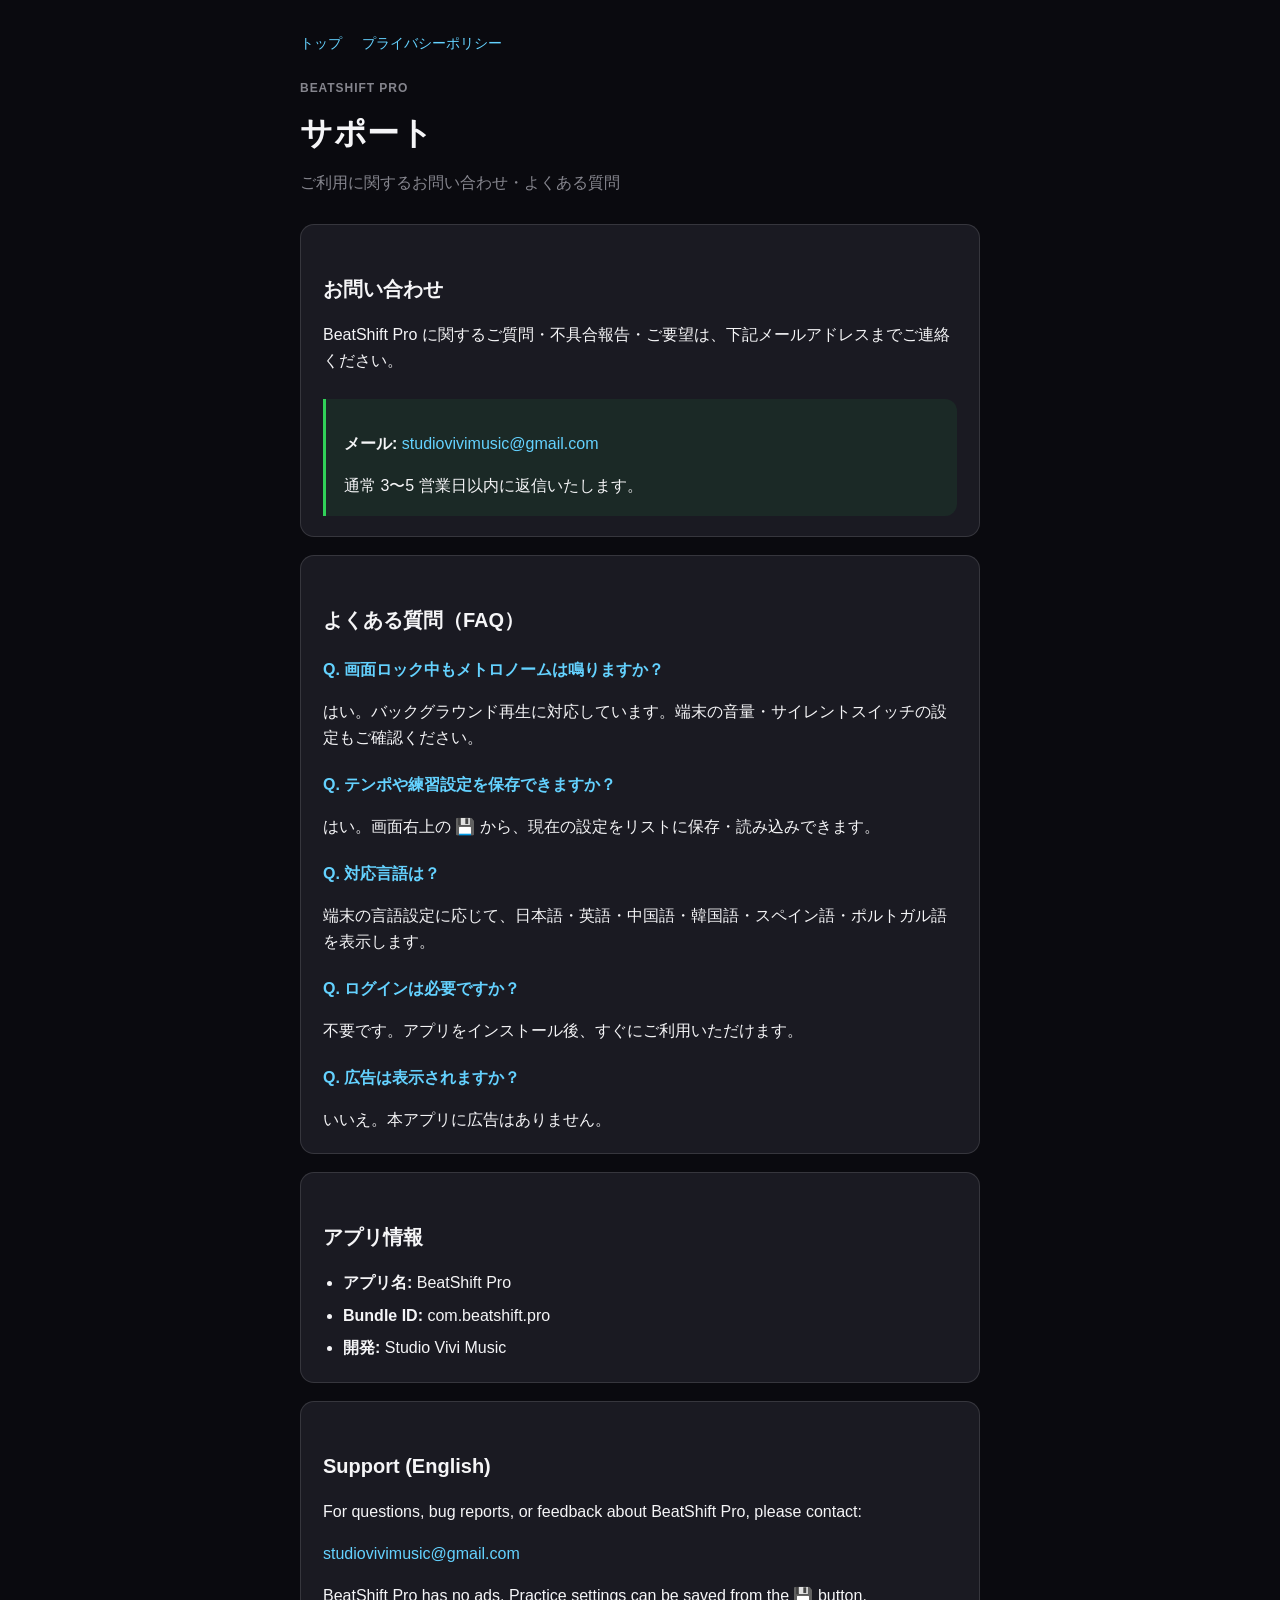
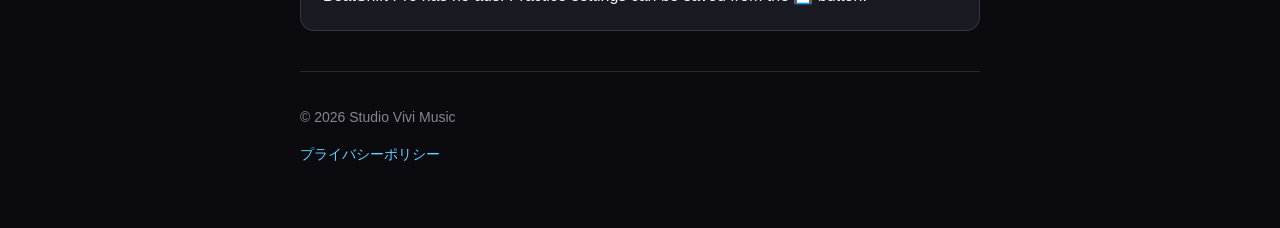
<file: docs/support.html>
<!DOCTYPE html>
<html lang="ja">
<head>
  <meta charset="UTF-8">
  <meta name="viewport" content="width=device-width, initial-scale=1">
  <title>サポート — BeatShift Pro</title>
  <link rel="stylesheet" href="style.css">
</head>
<body>
  <main class="container">
    <nav class="topnav">
      <a href="index.html">トップ</a>
      <a href="privacy.html">プライバシーポリシー</a>
    </nav>

    <header class="hero">
      <p class="eyebrow">BeatShift Pro</p>
      <h1>サポート</h1>
      <p class="lead">ご利用に関するお問い合わせ・よくある質問</p>
    </header>

    <section class="panel">
      <h2>お問い合わせ</h2>
      <p>BeatShift Pro に関するご質問・不具合報告・ご要望は、下記メールアドレスまでご連絡ください。</p>
      <div class="contact-box">
        <p><strong>メール:</strong> <a href="mailto:studiovivimusic@gmail.com">studiovivimusic@gmail.com</a></p>
        <p>通常 3〜5 営業日以内に返信いたします。</p>
      </div>
    </section>

    <section class="panel">
      <h2>よくある質問（FAQ）</h2>

      <h3>Q. 画面ロック中もメトロノームは鳴りますか？</h3>
      <p>はい。バックグラウンド再生に対応しています。端末の音量・サイレントスイッチの設定もご確認ください。</p>

      <h3>Q. テンポや練習設定を保存できますか？</h3>
      <p>はい。画面右上の 💾 から、現在の設定をリストに保存・読み込みできます。</p>

      <h3>Q. 対応言語は？</h3>
      <p>端末の言語設定に応じて、日本語・英語・中国語・韓国語・スペイン語・ポルトガル語を表示します。</p>

      <h3>Q. ログインは必要ですか？</h3>
      <p>不要です。アプリをインストール後、すぐにご利用いただけます。</p>

      <h3>Q. 広告は表示されますか？</h3>
      <p>いいえ。本アプリに広告はありません。</p>
    </section>

    <section class="panel">
      <h2>アプリ情報</h2>
      <ul>
        <li><strong>アプリ名:</strong> BeatShift Pro</li>
        <li><strong>Bundle ID:</strong> com.beatshift.pro</li>
        <li><strong>開発:</strong> Studio Vivi Music</li>
      </ul>
    </section>

    <section class="panel">
      <h2>Support (English)</h2>
      <p>For questions, bug reports, or feedback about BeatShift Pro, please contact:</p>
      <p><a href="mailto:studiovivimusic@gmail.com">studiovivimusic@gmail.com</a></p>
      <p>BeatShift Pro has no ads. Practice settings can be saved from the 💾 button.</p>
    </section>

    <footer>
      <p>© 2026 Studio Vivi Music</p>
      <p><a href="privacy.html">プライバシーポリシー</a></p>
    </footer>
  </main>
</body>
</html>
</file>
<file: docs/style.css>
:root {
  --bg: #0a0a0f;
  --surface: #1a1a22;
  --border: rgba(255, 255, 255, 0.12);
  --text: #f5f5f7;
  --muted: rgba(235, 235, 245, 0.55);
  --accent: #64d2ff;
  --green: #30d158;
}

* {
  box-sizing: border-box;
}

body {
  margin: 0;
  font-family: -apple-system, BlinkMacSystemFont, "Segoe UI", Roboto, "Hiragino Sans", "Noto Sans JP", sans-serif;
  background: var(--bg);
  color: var(--text);
  line-height: 1.65;
}

a {
  color: var(--accent);
  text-decoration: none;
}

a:hover {
  text-decoration: underline;
}

.container {
  max-width: 720px;
  margin: 0 auto;
  padding: 32px 20px 48px;
}

.hero {
  margin-bottom: 28px;
}

.eyebrow {
  margin: 0 0 8px;
  font-size: 12px;
  font-weight: 700;
  letter-spacing: 0.08em;
  text-transform: uppercase;
  color: var(--muted);
}

h1 {
  margin: 0 0 10px;
  font-size: 2rem;
  letter-spacing: 0.02em;
}

h2 {
  margin: 28px 0 12px;
  font-size: 1.25rem;
}

h3 {
  margin: 20px 0 8px;
  font-size: 1rem;
  color: var(--accent);
}

.lead {
  margin: 0;
  color: var(--muted);
}

.topnav {
  margin-bottom: 24px;
  font-size: 14px;
}

.topnav a {
  margin-right: 16px;
}

.cards {
  display: grid;
  gap: 14px;
  margin: 24px 0 32px;
}

.card {
  display: block;
  padding: 18px 20px;
  background: var(--surface);
  border: 1px solid var(--border);
  border-radius: 14px;
  color: inherit;
  text-decoration: none;
  transition: border-color 0.15s ease;
}

.card:hover {
  border-color: rgba(100, 210, 255, 0.45);
  text-decoration: none;
}

.card h2 {
  margin: 0 0 6px;
  font-size: 1.1rem;
}

.card p {
  margin: 0;
  color: var(--muted);
  font-size: 14px;
}

.panel {
  padding: 20px 22px;
  background: var(--surface);
  border: 1px solid var(--border);
  border-radius: 14px;
  margin-bottom: 18px;
}

.panel p:last-child,
.panel ul:last-child {
  margin-bottom: 0;
}

ul, ol {
  padding-left: 1.25rem;
}

li + li {
  margin-top: 6px;
}

.note {
  padding: 16px 18px;
  border: 1px dashed var(--border);
  border-radius: 12px;
  color: var(--muted);
  font-size: 14px;
}

.note h2 {
  margin-top: 0;
  font-size: 1rem;
  color: var(--text);
}

code {
  padding: 2px 6px;
  border-radius: 6px;
  background: rgba(255, 255, 255, 0.06);
  font-size: 0.92em;
  word-break: break-all;
}

.contact-box {
  margin-top: 24px;
  padding: 16px 18px;
  border-left: 3px solid var(--green);
  background: rgba(48, 209, 88, 0.08);
  border-radius: 0 12px 12px 0;
}

footer {
  margin-top: 40px;
  padding-top: 20px;
  border-top: 1px solid var(--border);
  color: var(--muted);
  font-size: 14px;
}

@media (max-width: 480px) {
  h1 {
    font-size: 1.65rem;
  }
}
</file>
